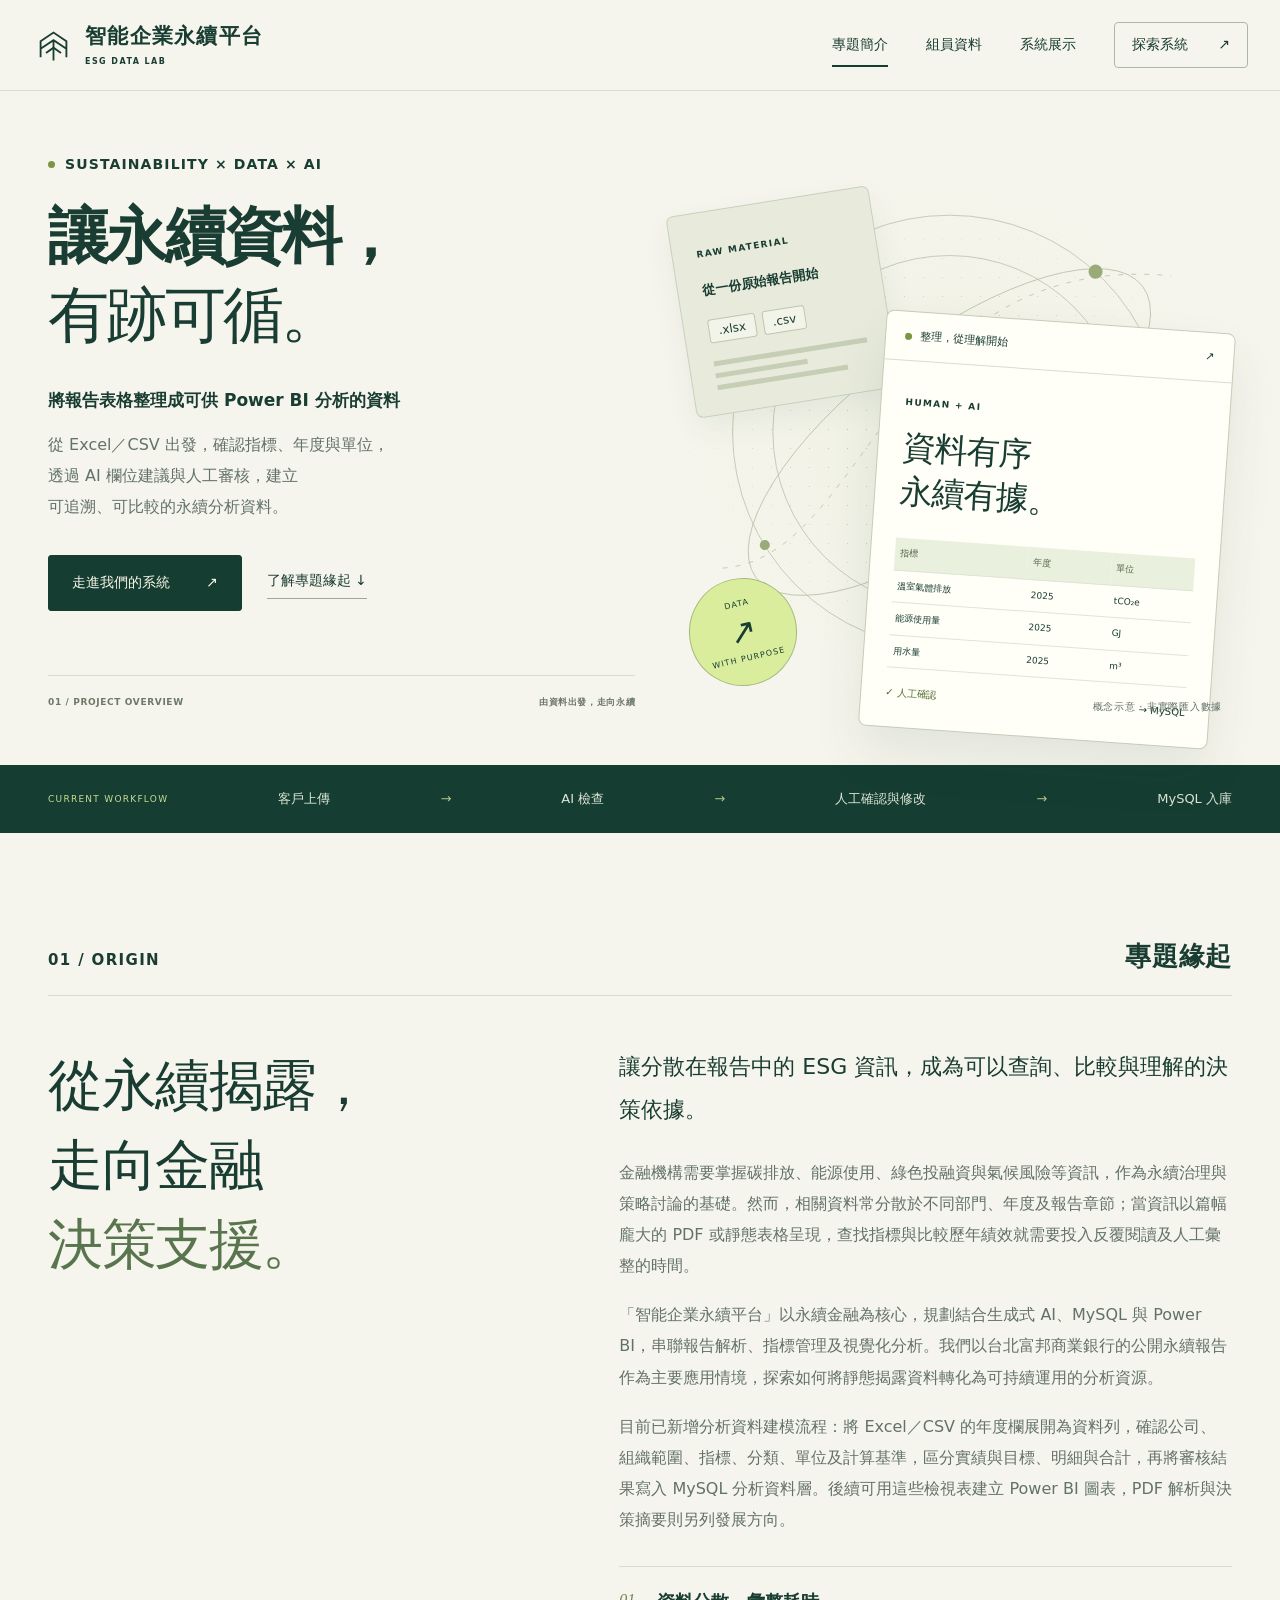
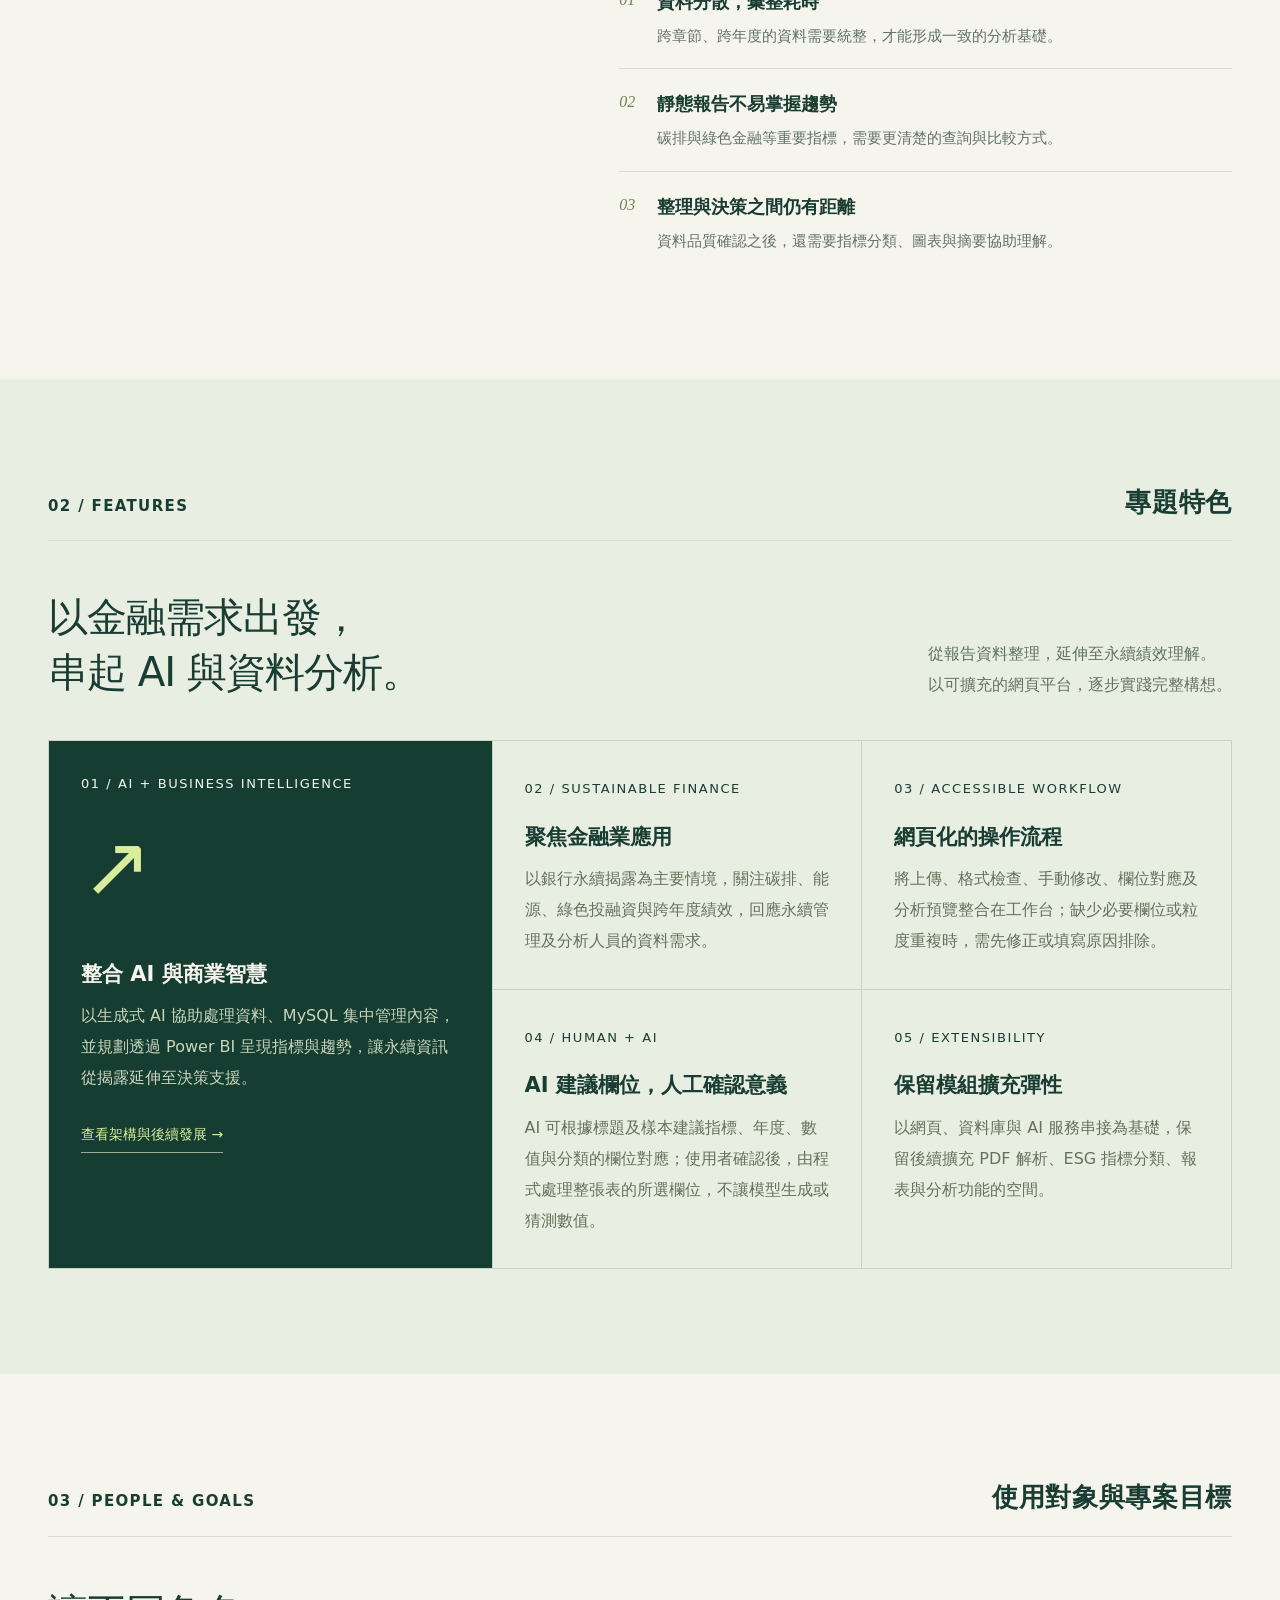
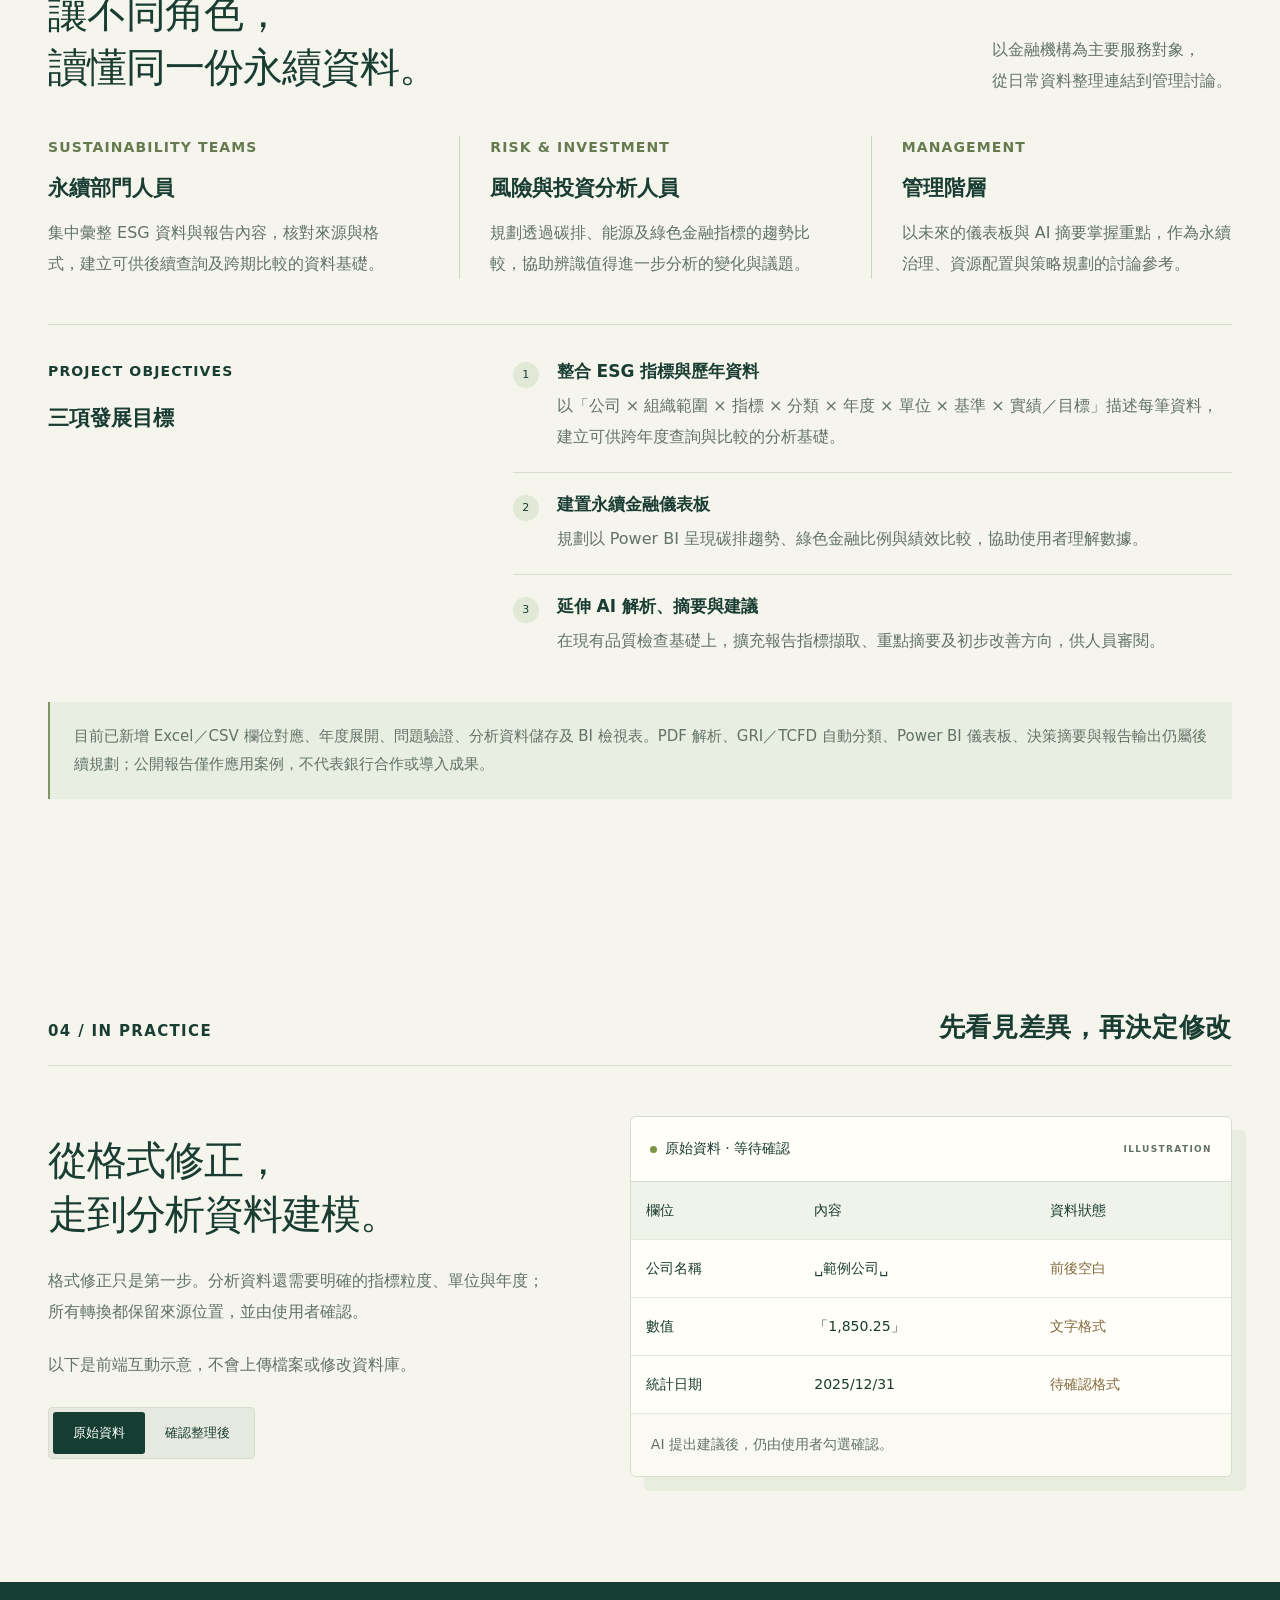
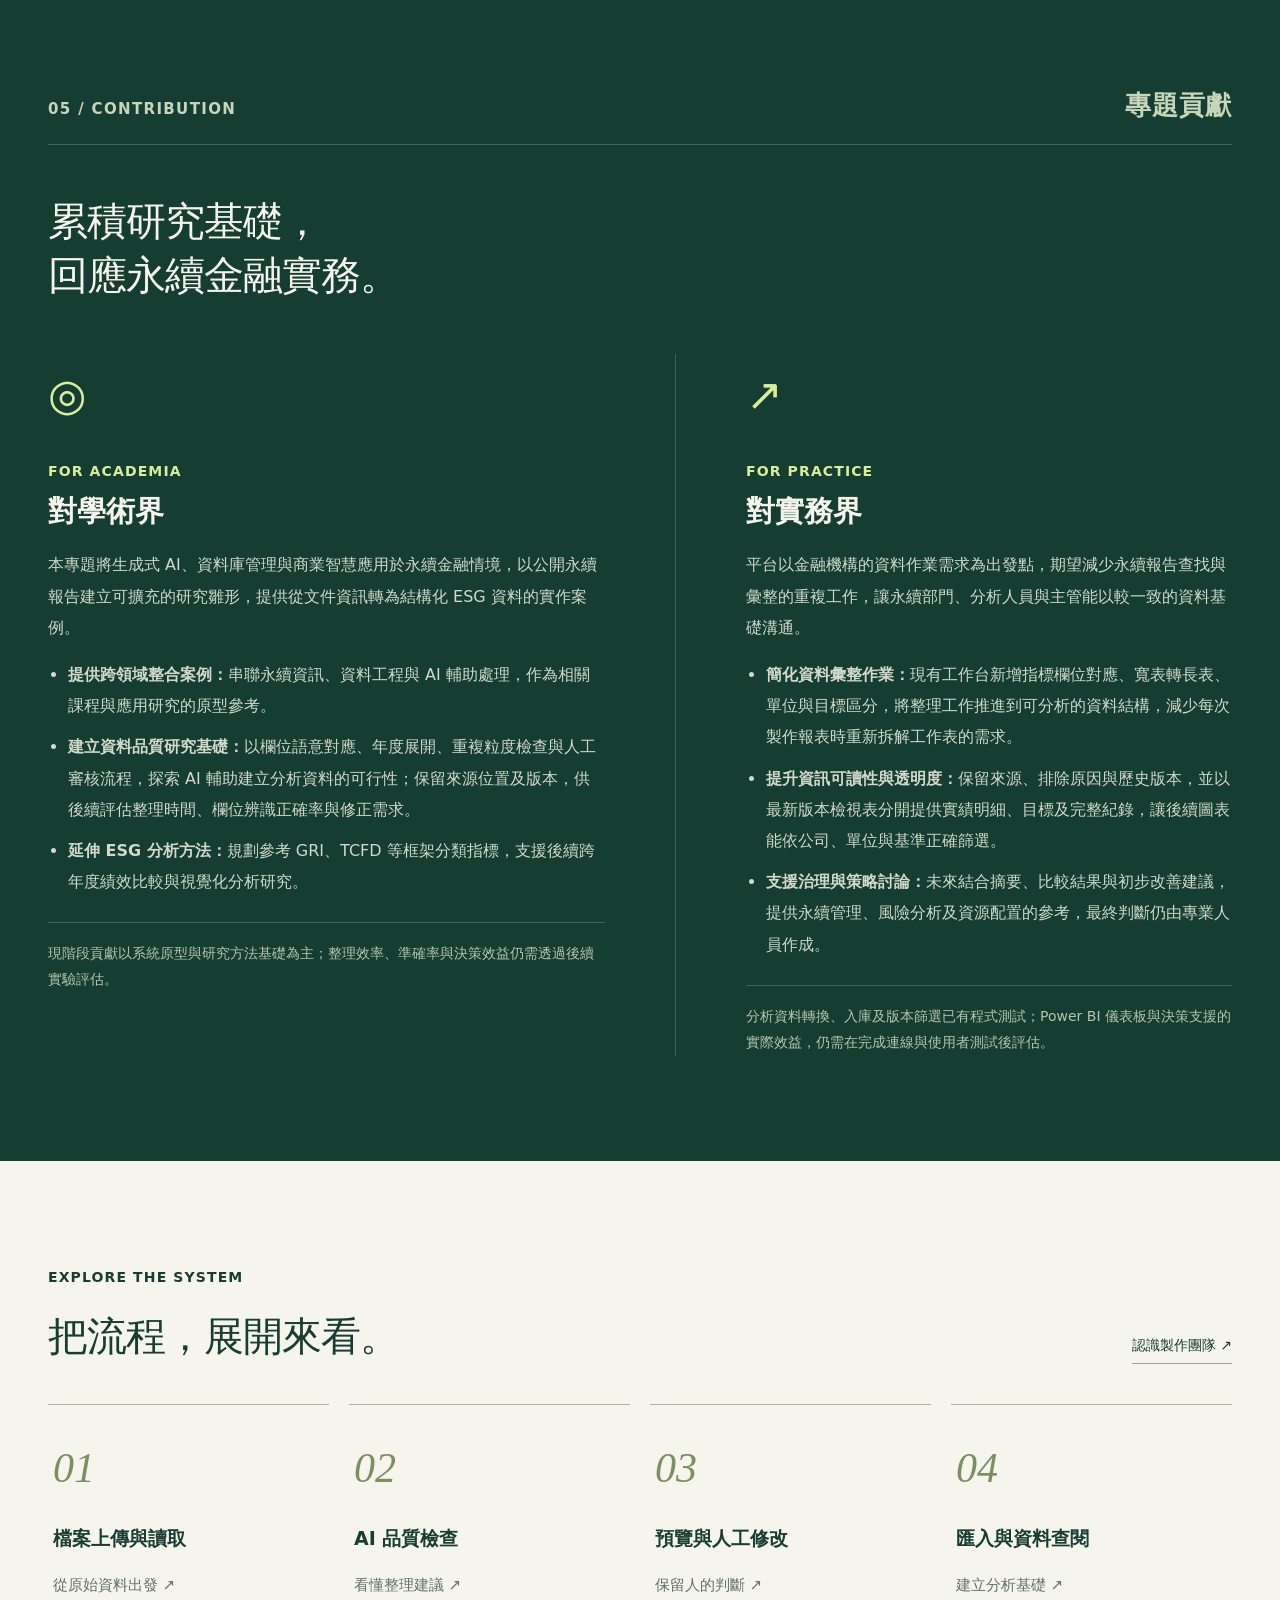
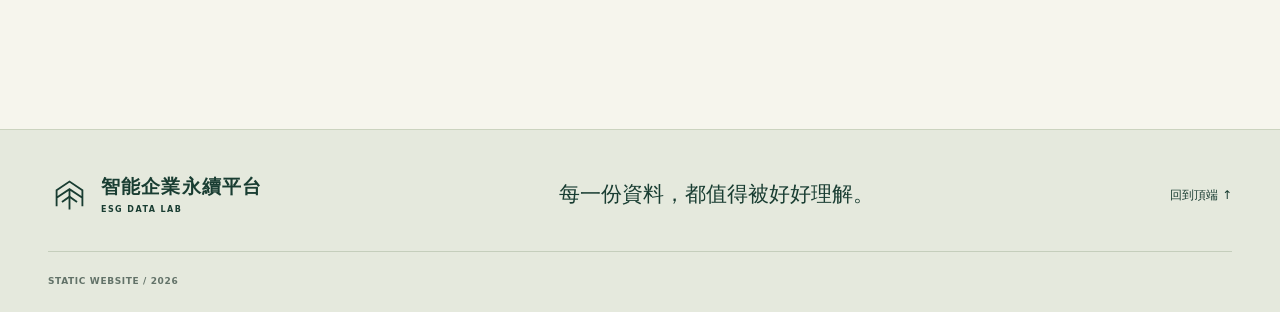
<file: index.htm>
<!doctype html>
<html lang="zh-Hant">
  <head>
    <meta charset="utf-8">
    <meta name="viewport" content="width=device-width,initial-scale=1">
    <meta name="description" content="智能企業永續平台：以永續金融為核心，結合生成式 AI、MySQL 與 Power BI 的發展構想，從資料整理出發，逐步連結 ESG 指標管理與決策支援。">
    <meta name="theme-color" content="#173d32">
    <title>專題簡介｜智能企業永續平台 ESG DATA LAB</title>
    <link rel="icon" href="assets/favicon.svg" type="image/svg+xml">
    <link rel="stylesheet" href="assets/style.css">
    <script src="assets/site.js" defer></script>
  </head>
  <body id="top">
    <a class="skip-link" href="#main">跳至主要內容</a>
    <header class="site-header">
      <div class="nav-shell">
        <a class="brand" href="index.htm">
          <svg viewBox="0 0 40 40" aria-hidden="true">
            <path d="M8 31V16L20 8l12 8v15M8 23l12-8 12 8M20 15v19"/>
            <path d="M13 27l7-5 7 5"/>
          </svg>
          <span>智能企業永續平台<span class="brand-en">ESG DATA LAB</span></span>
        </a>
        <button class="menu-toggle" type="button" aria-controls="site-nav" aria-expanded="false">選單 <span>＋</span></button>
        <nav id="site-nav" aria-label="主選單">
          <a href="index.htm" aria-current="page">專題簡介</a>
          <a href="team.htm">組員資料</a>
          <a href="system01.htm">系統展示</a>
          <a class="nav-cta" href="system01.htm">探索系統 <span aria-hidden="true">↗</span></a>
        </nav>
      </div>
    </header>
    <main id="main">
      <section class="hero wrap">
        <div class="hero-copy">
          <p class="eyebrow"><span class="tiny-dot"></span> SUSTAINABILITY × DATA × AI</p>
          <h1>讓永續資料，<br><span>有跡可循。</span></h1>
          <p class="hero-description">將報告表格整理成可供 Power BI 分析的資料</p>
          <p class="hero-body">從 Excel／CSV 出發，確認指標、年度與單位，<br class="desktop-only">透過 AI 欄位建議與人工審核，建立<br class="desktop-only">可追溯、可比較的永續分析資料。</p>
          <div class="hero-actions">
            <a class="button primary" href="system01.htm">走進我們的系統 <span>↗</span></a>
            <a class="text-link" href="#origin">了解專題緣起 ↓</a>
          </div>
          <div class="hero-footnote">
            <span>01 / PROJECT OVERVIEW</span>
            <span>由資料出發，走向永續</span>
          </div>
        </div>
        <div class="data-garden" aria-label="從零散資料到結構化資料的視覺示意">
          <div class="art-grid"></div>
          <svg class="orbital" viewBox="0 0 560 530" fill="none" aria-hidden="true">
            <circle cx="280" cy="265" r="215"/>
            <circle cx="280" cy="265" r="175"/>
            <ellipse cx="280" cy="265" rx="240" ry="92" transform="rotate(-37 280 265)"/>
            <path d="M55 400C200 390 220 85 500 110" stroke-dasharray="5 8"/>
            <circle class="orbit-dot" cx="425" cy="106" r="7"/>
            <circle cx="97" cy="377" r="5"/>
          </svg>
          <div class="source-ticket">
            <span class="micro">RAW MATERIAL</span>
            <strong>從一份原始報告開始</strong>
            <div class="file-tags">
              <span>.xlsx</span>
              <span>.csv</span>
            </div>
            <div class="messy-lines">
              <i></i>
              <i></i>
              <i></i>
            </div>
          </div>
          <div class="clean-ticket">
            <div class="ticket-top"><span class="tiny-dot"></span>整理，從理解開始 <span>↗</span></div>
            <div class="ticket-body">
              <span class="micro">HUMAN + AI</span>
              <h2>資料有序<br>永續有據。</h2>
              <div class="mini-table">
                <span>指標</span>
                <span>年度</span>
                <span>單位</span>
                <b>溫室氣體排放</b>
                <b>2025</b>
                <b>tCO₂e</b>
                <b>能源使用量</b>
                <b>2025</b>
                <b>GJ</b>
                <b>用水量</b>
                <b>2025</b>
                <b>m³</b>
              </div>
              <div class="verified-line">
                <span>✓ 人工確認</span>
                <span>→ MySQL</span>
              </div>
            </div>
          </div>
          <div class="art-stamp">
            <span>DATA</span>
            <strong>↗</strong>
            <span>WITH PURPOSE</span>
          </div>
          <span class="art-caption">概念示意 · 非實際匯入數據</span>
        </div>
      </section>
      <div class="flow-strip">
        <div class="wrap">
          <span>CURRENT WORKFLOW</span>
          <span>客戶上傳</span>
          <i>→</i>
          <span>AI 檢查</span>
          <i>→</i>
          <span>人工確認與修改</span>
          <i>→</i>
          <span>MySQL 入庫</span>
        </div>
      </div>
      <section class="section wrap origin" id="origin"><div class="section-label"><span>01 / ORIGIN</span><span>專題緣起</span></div><div class="origin-layout"><h2>從永續揭露，<br>走向金融<br><em>決策支援。</em></h2><div class="origin-copy"><p class="lead">讓分散在報告中的 ESG 資訊，成為可以查詢、比較與理解的決策依據。</p><p>金融機構需要掌握碳排放、能源使用、綠色投融資與氣候風險等資訊，作為永續治理與策略討論的基礎。然而，相關資料常分散於不同部門、年度及報告章節；當資訊以篇幅龐大的 PDF 或靜態表格呈現，查找指標與比較歷年績效就需要投入反覆閱讀及人工彙整的時間。</p><p>「智能企業永續平台」以永續金融為核心，規劃結合生成式 AI、MySQL 與 Power BI，串聯報告解析、指標管理及視覺化分析。我們以台北富邦商業銀行的公開永續報告作為主要應用情境，探索如何將靜態揭露資料轉化為可持續運用的分析資源。</p><p>目前已新增分析資料建模流程：將 Excel／CSV 的年度欄展開為資料列，確認公司、組織範圍、指標、分類、單位及計算基準，區分實績與目標、明細與合計，再將審核結果寫入 MySQL 分析資料層。後續可用這些檢視表建立 Power BI 圖表，PDF 解析與決策摘要則另列發展方向。</p><div class="problem-list"><div><span>01</span><p><b>資料分散，彙整耗時</b>跨章節、跨年度的資料需要統整，才能形成一致的分析基礎。</p></div><div><span>02</span><p><b>靜態報告不易掌握趨勢</b>碳排與綠色金融等重要指標，需要更清楚的查詢與比較方式。</p></div><div><span>03</span><p><b>整理與決策之間仍有距離</b>資料品質確認之後，還需要指標分類、圖表與摘要協助理解。</p></div></div></div></div></section>
<section class="features-section" id="features"><div class="wrap section"><div class="section-label"><span>02 / FEATURES</span><span>專題特色</span></div><div class="section-intro"><h2>以金融需求出發，<br>串起 AI 與資料分析。</h2><p>從報告資料整理，延伸至永續績效理解。<br>以可擴充的網頁平台，逐步實踐完整構想。</p></div><div class="feature-grid"><article class="feature-main"><span class="feature-number">01 / AI + BUSINESS INTELLIGENCE</span><div class="feature-symbol" aria-hidden="true">↗</div><h3>整合 AI 與商業智慧</h3><p>以生成式 AI 協助處理資料、MySQL 集中管理內容，並規劃透過 Power BI 呈現指標與趨勢，讓永續資訊從揭露延伸至決策支援。</p><a href="system04.htm" class="text-link">查看架構與後續發展 →</a></article><article><span class="feature-number">02 / SUSTAINABLE FINANCE</span><h3>聚焦金融業應用</h3><p>以銀行永續揭露為主要情境，關注碳排、能源、綠色投融資與跨年度績效，回應永續管理及分析人員的資料需求。</p></article><article><span class="feature-number">03 / ACCESSIBLE WORKFLOW</span><h3>網頁化的操作流程</h3><p>將上傳、格式檢查、手動修改、欄位對應及分析預覽整合在工作台；缺少必要欄位或粒度重複時，需先修正或填寫原因排除。</p></article><article><span class="feature-number">04 / HUMAN + AI</span><h3>AI 建議欄位，人工確認意義</h3><p>AI 可根據標題及樣本建議指標、年度、數值與分類的欄位對應；使用者確認後，由程式處理整張表的所選欄位，不讓模型生成或猜測數值。</p></article><article><span class="feature-number">05 / EXTENSIBILITY</span><h3>保留模組擴充彈性</h3><p>以網頁、資料庫與 AI 服務串接為基礎，保留後續擴充 PDF 解析、ESG 指標分類、報表與分析功能的空間。</p></article></div></div></section>
<section class="section wrap" id="vision"><div class="section-label"><span>03 / PEOPLE & GOALS</span><span>使用對象與專案目標</span></div><div class="section-intro"><h2>讓不同角色，<br>讀懂同一份永續資料。</h2><p>以金融機構為主要服務對象，<br>從日常資料整理連結到管理討論。</p></div><div class="detail-grid"><article><p class="eyebrow">SUSTAINABILITY TEAMS</p><h3>永續部門人員</h3><p>集中彙整 ESG 資料與報告內容，核對來源與格式，建立可供後續查詢及跨期比較的資料基礎。</p></article><article><p class="eyebrow">RISK & INVESTMENT</p><h3>風險與投資分析人員</h3><p>規劃透過碳排、能源及綠色金融指標的趨勢比較，協助辨識值得進一步分析的變化與議題。</p></article><article><p class="eyebrow">MANAGEMENT</p><h3>管理階層</h3><p>以未來的儀表板與 AI 摘要掌握重點，作為永續治理、資源配置與策略規劃的討論參考。</p></article></div><div class="project-goals"><div><p class="eyebrow">PROJECT OBJECTIVES</p><h3>三項發展目標</h3></div><ol class="numbered-list"><li><span>1</span><div><h3>整合 ESG 指標與歷年資料</h3><p>以「公司 × 組織範圍 × 指標 × 分類 × 年度 × 單位 × 基準 × 實績／目標」描述每筆資料，建立可供跨年度查詢與比較的分析基礎。</p></div></li><li><span>2</span><div><h3>建置永續金融儀表板</h3><p>規劃以 Power BI 呈現碳排趨勢、綠色金融比例與績效比較，協助使用者理解數據。</p></div></li><li><span>3</span><div><h3>延伸 AI 解析、摘要與建議</h3><p>在現有品質檢查基礎上，擴充報告指標擷取、重點摘要及初步改善方向，供人員審閱。</p></div></li></ol></div><p class="scope-note">目前已新增 Excel／CSV 欄位對應、年度展開、問題驗證、分析資料儲存及 BI 檢視表。PDF 解析、GRI／TCFD 自動分類、Power BI 儀表板、決策摘要與報告輸出仍屬後續規劃；公開報告僅作應用案例，不代表銀行合作或導入成果。</p></section>
<section class="section wrap">
        <div class="section-label">
          <span>04 / IN PRACTICE</span>
          <span>先看見差異，再決定修改</span>
        </div>
        <div class="demo-layout">
          <div>
            <h2>從格式修正，<br>走到分析資料建模。</h2>
            <p>格式修正只是第一步。分析資料還需要明確的指標粒度、單位與年度；所有轉換都保留來源位置，並由使用者確認。</p>
            <p class="small muted">以下是前端互動示意，不會上傳檔案或修改資料庫。</p>
            <div class="segmented" role="group" aria-label="切換整理示意">
              <button type="button" class="selected" data-demo="before" aria-pressed="true">原始資料</button>
              <button type="button" data-demo="after" aria-pressed="false">確認整理後</button>
            </div>
          </div>
          <div class="demo-table-wrap">
            <div class="demo-top">
              <span class="tiny-dot"></span>
              <span id="demo-title">原始資料 · 等待確認</span>
              <span class="micro">ILLUSTRATION</span>
            </div>
            <table class="demo-table">
              <caption class="sr-only">資料格式整理前後示意</caption>
              <thead>
                <tr>
                  <th>欄位</th>
                  <th>內容</th>
                  <th>資料狀態</th>
                </tr>
              </thead>
              <tbody>
                <tr>
                  <th>公司名稱</th>
                  <td id="demo-company">␣範例公司␣</td>
                  <td id="demo-company-note">前後空白</td>
                </tr>
                <tr>
                  <th>數值</th>
                  <td id="demo-value">「1,850.25」</td>
                  <td id="demo-value-note">文字格式</td>
                </tr>
                <tr>
                  <th>統計日期</th>
                  <td id="demo-date">2025/12/31</td>
                  <td id="demo-date-note">待確認格式</td>
                </tr>
              </tbody>
            </table>
            <p id="demo-caption" role="status">AI 提出建議後，仍由使用者勾選確認。</p>
          </div>
        </div>
      </section>
      <section class="contribution section" id="contribution"><div class="wrap"><div class="section-label"><span>05 / CONTRIBUTION</span><span>專題貢獻</span></div><h2>累積研究基礎，<br>回應永續金融實務。</h2><div class="contribution-grid"><article><span class="contribution-icon" aria-hidden="true">◎</span><p class="eyebrow">FOR ACADEMIA</p><h3>對學術界</h3><p>本專題將生成式 AI、資料庫管理與商業智慧應用於永續金融情境，以公開永續報告建立可擴充的研究雛形，提供從文件資訊轉為結構化 ESG 資料的實作案例。</p><ul><li><b>提供跨領域整合案例：</b>串聯永續資訊、資料工程與 AI 輔助處理，作為相關課程與應用研究的原型參考。</li><li><b>建立資料品質研究基礎：</b>以欄位語意對應、年度展開、重複粒度檢查與人工審核流程，探索 AI 輔助建立分析資料的可行性；保留來源位置及版本，供後續評估整理時間、欄位辨識正確率與修正需求。</li><li><b>延伸 ESG 分析方法：</b>規劃參考 GRI、TCFD 等框架分類指標，支援後續跨年度績效比較與視覺化分析研究。</li></ul><p class="contribution-note">現階段貢獻以系統原型與研究方法基礎為主；整理效率、準確率與決策效益仍需透過後續實驗評估。</p></article><article><span class="contribution-icon" aria-hidden="true">↗</span><p class="eyebrow">FOR PRACTICE</p><h3>對實務界</h3><p>平台以金融機構的資料作業需求為出發點，期望減少永續報告查找與彙整的重複工作，讓永續部門、分析人員與主管能以較一致的資料基礎溝通。</p><ul><li><b>簡化資料彙整作業：</b>現有工作台新增指標欄位對應、寬表轉長表、單位與目標區分，將整理工作推進到可分析的資料結構，減少每次製作報表時重新拆解工作表的需求。</li><li><b>提升資訊可讀性與透明度：</b>保留來源、排除原因與歷史版本，並以最新版本檢視表分開提供實績明細、目標及完整紀錄，讓後續圖表能依公司、單位與基準正確篩選。</li><li><b>支援治理與策略討論：</b>未來結合摘要、比較結果與初步改善建議，提供永續管理、風險分析及資源配置的參考，最終判斷仍由專業人員作成。</li></ul><p class="contribution-note">分析資料轉換、入庫及版本篩選已有程式測試；Power BI 儀表板與決策支援的實際效益，仍需在完成連線與使用者測試後評估。</p></article></div></div></section>
<section class="section wrap showcase-links">
        <div class="section-intro">
          <div>
            <p class="eyebrow">EXPLORE THE SYSTEM</p>
            <h2>把流程，展開來看。</h2>
          </div>
          <a class="text-link" href="team.htm">認識製作團隊 ↗</a>
        </div>
        <div class="journey-links">
          <a href="system01.htm">
            <span>01</span>
            <h3>檔案上傳與讀取</h3>
            <span>從原始資料出發 ↗</span>
          </a>
          <a href="system02.htm">
            <span>02</span>
            <h3>AI 品質檢查</h3>
            <span>看懂整理建議 ↗</span>
          </a>
          <a href="system03.htm">
            <span>03</span>
            <h3>預覽與人工修改</h3>
            <span>保留人的判斷 ↗</span>
          </a>
          <a href="system04.htm">
            <span>04</span>
            <h3>匯入與資料查閱</h3>
            <span>建立分析基礎 ↗</span>
          </a>
        </div>
      </section>
    </main>
    <footer class="site-footer">
      <div class="footer-top">
        <a class="brand" href="index.htm">
          <svg viewBox="0 0 40 40" aria-hidden="true">
            <path d="M8 31V16L20 8l12 8v15M8 23l12-8 12 8M20 15v19"/>
            <path d="M13 27l7-5 7 5"/>
          </svg>
          <span>智能企業永續平台<span class="brand-en">ESG DATA LAB</span></span>
        </a>
        <p>每一份資料，都值得被好好理解。</p>
        <a href="#top">回到頂端 ↑</a>
      </div>
      <div class="footer-bottom">
        <span>STATIC WEBSITE / 2026</span>
      </div>
    </footer>
    <dialog id="image-dialog" aria-labelledby="image-title">
      <div class="dialog-toolbar">
        <p id="image-title">系統畫面</p>
        <button type="button" id="close-image" aria-label="關閉放大畫面">關閉 ×</button>
      </div>
      <img id="expanded-image" alt="">
    </dialog>
  </body>
</html>
</file>
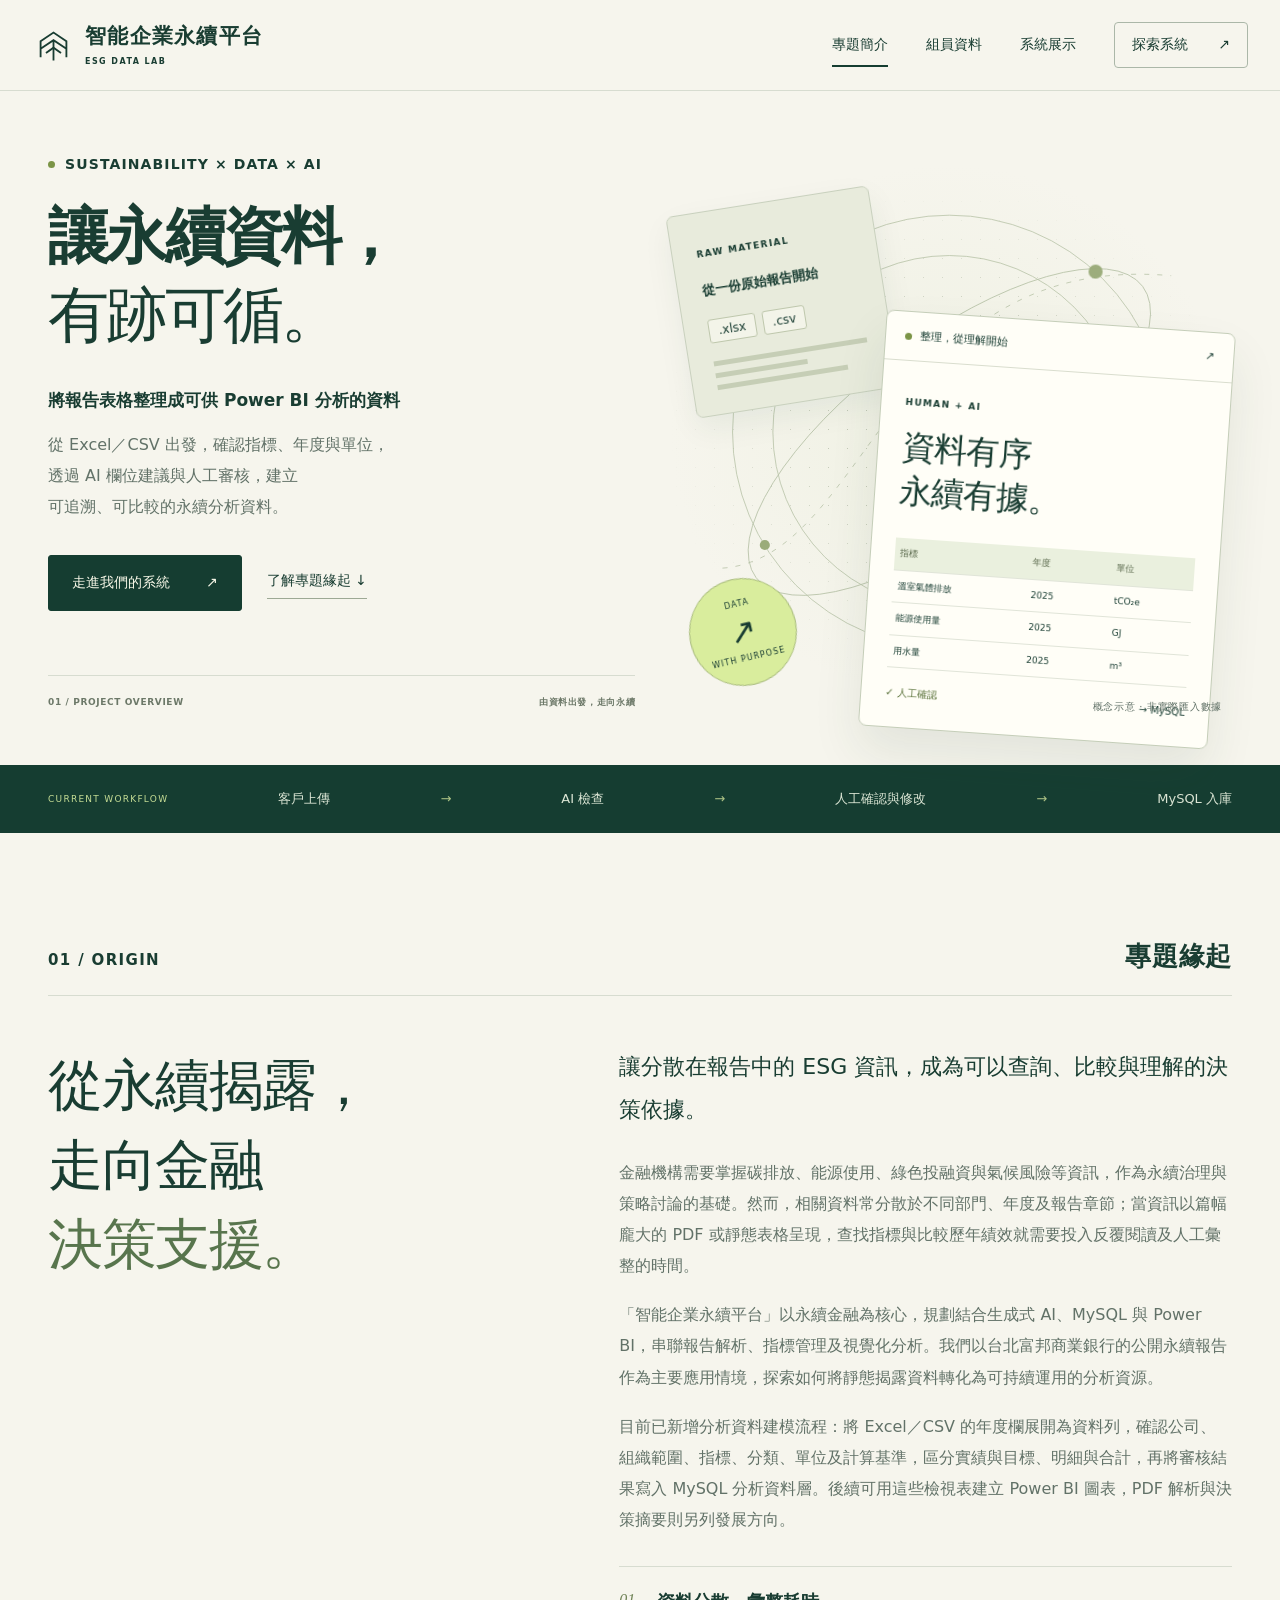
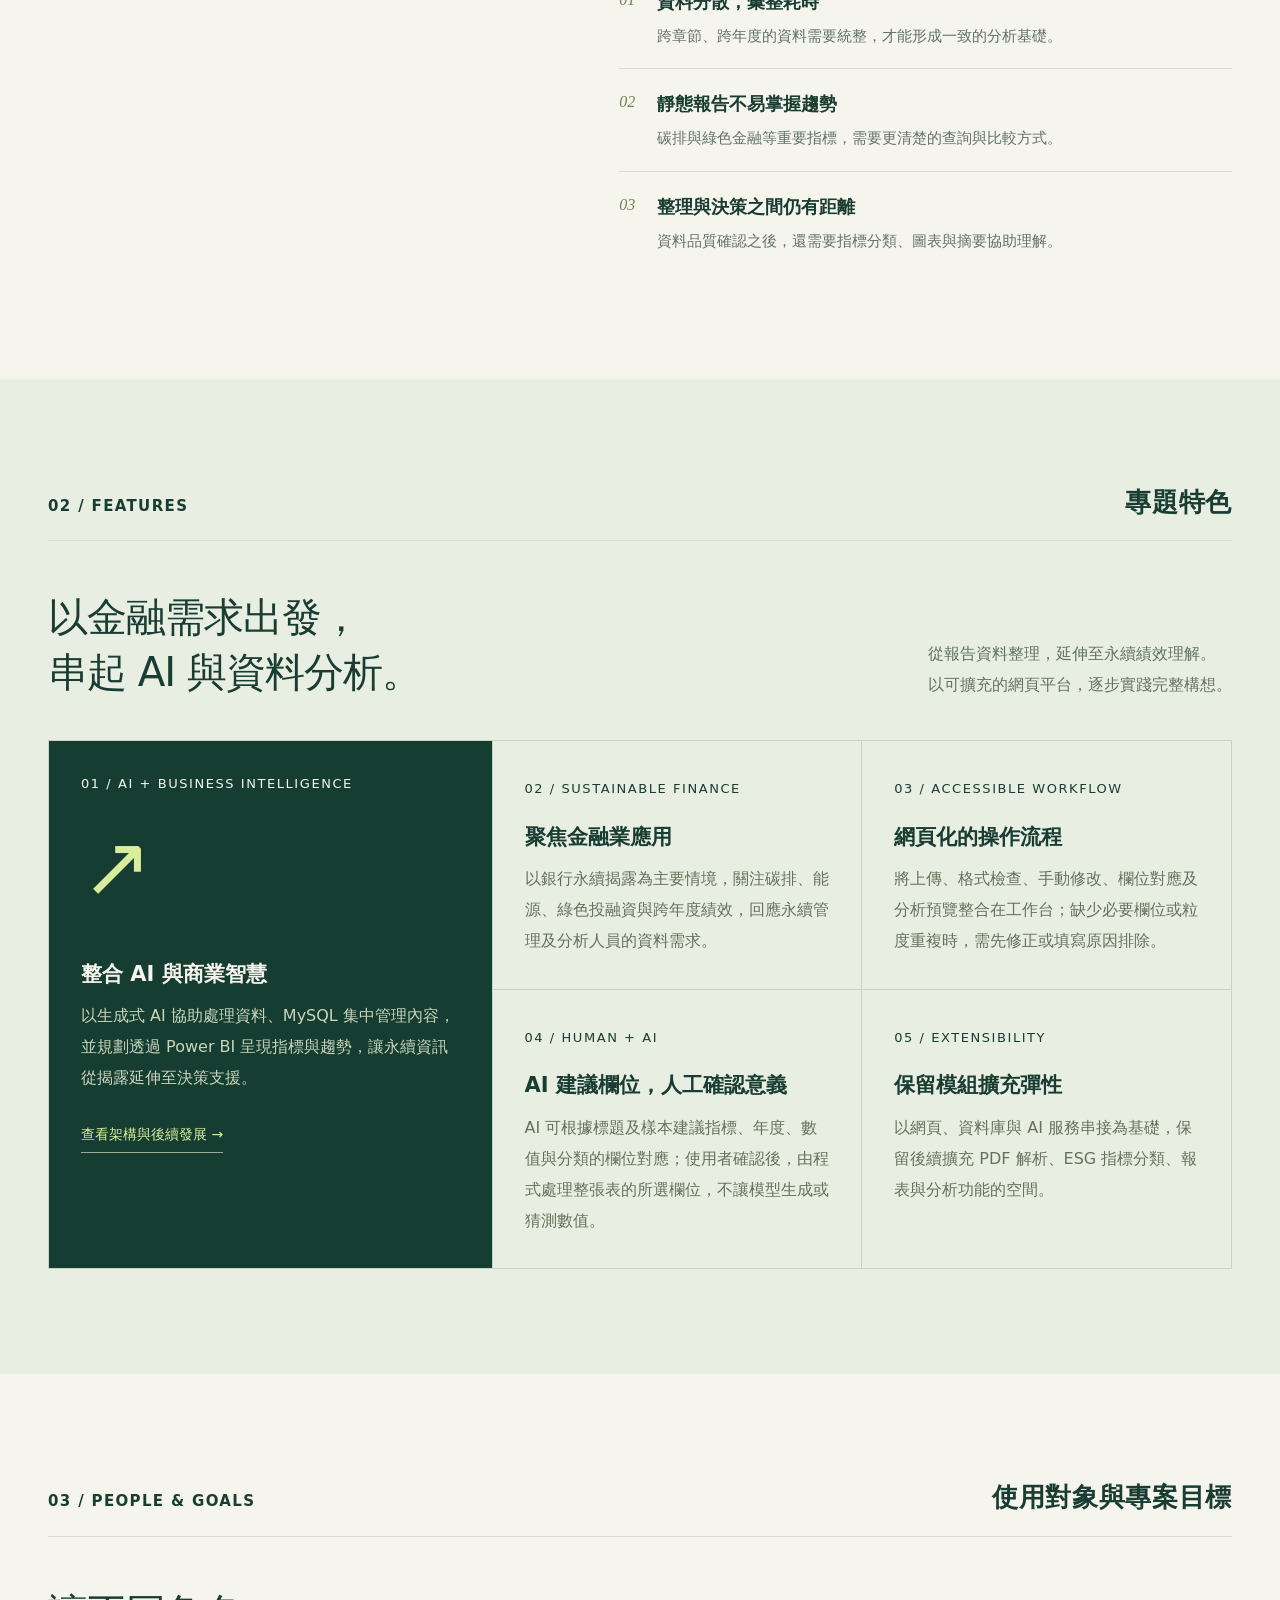
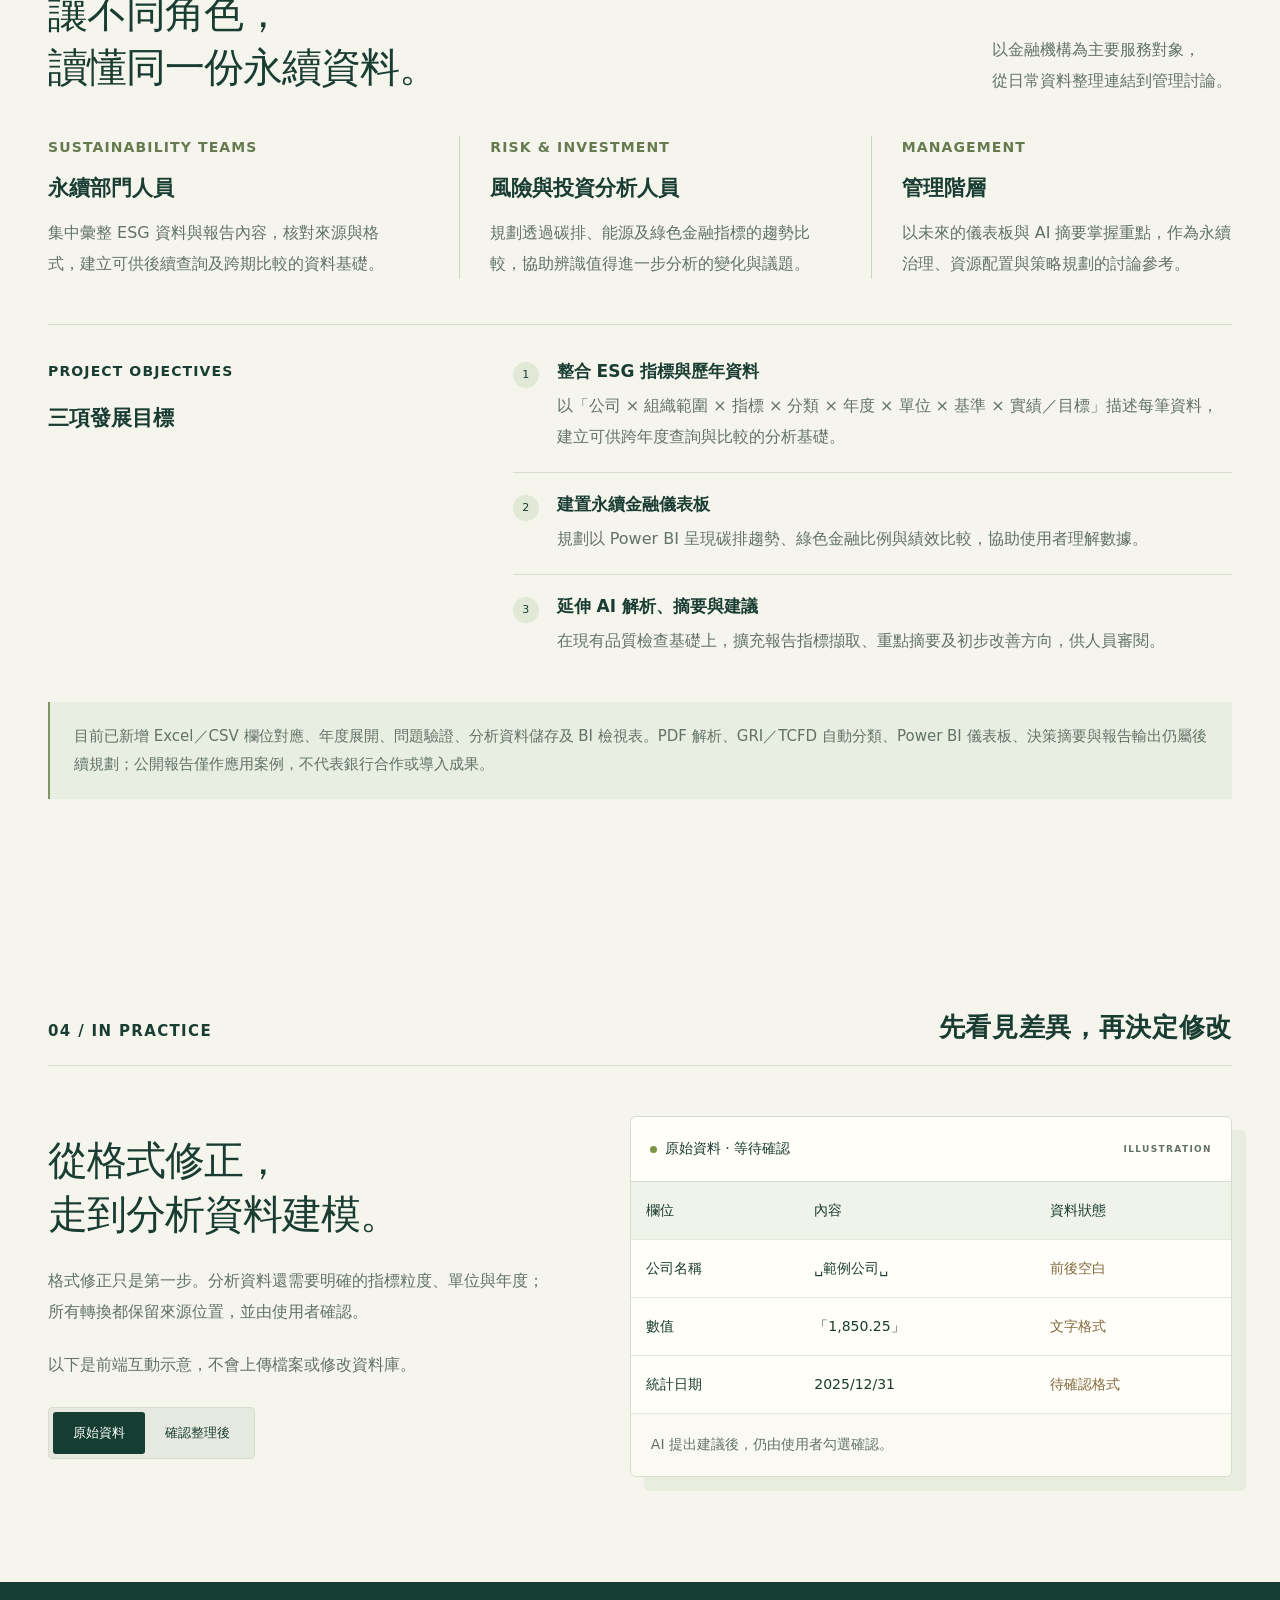
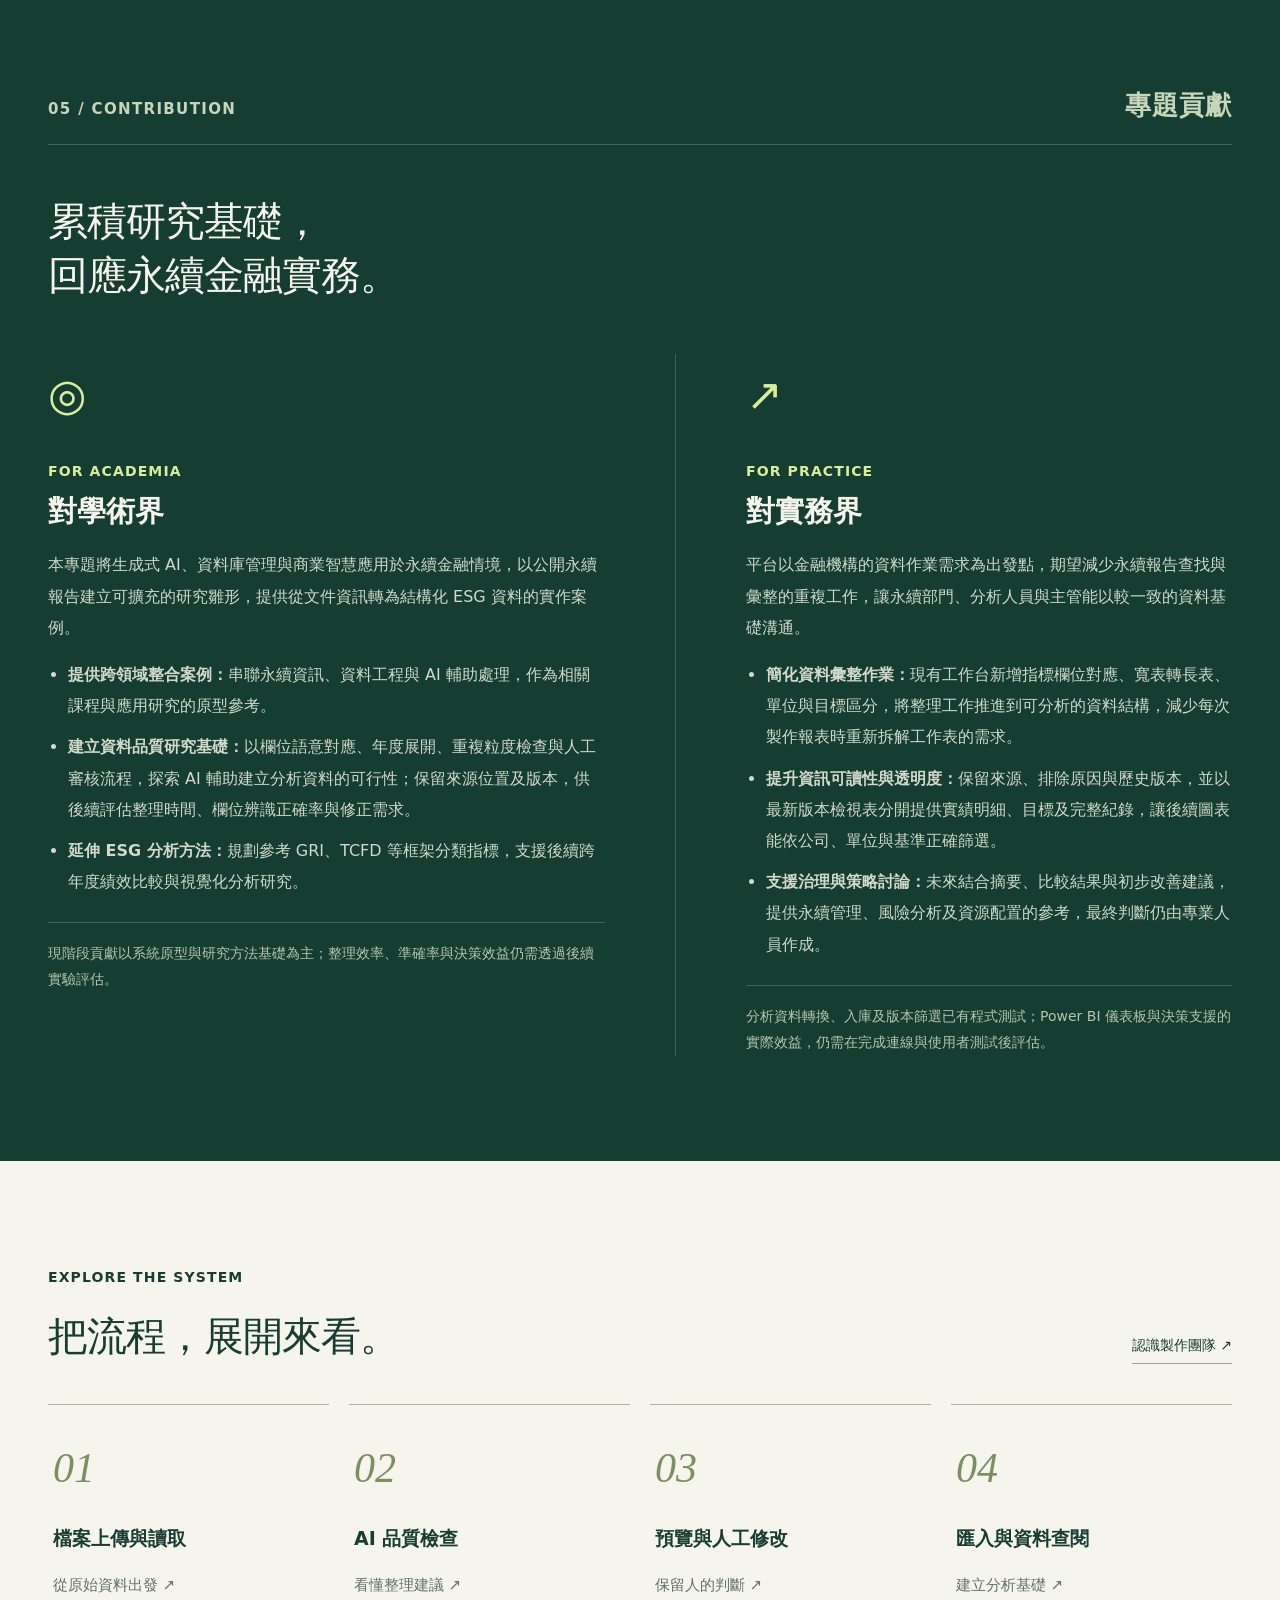
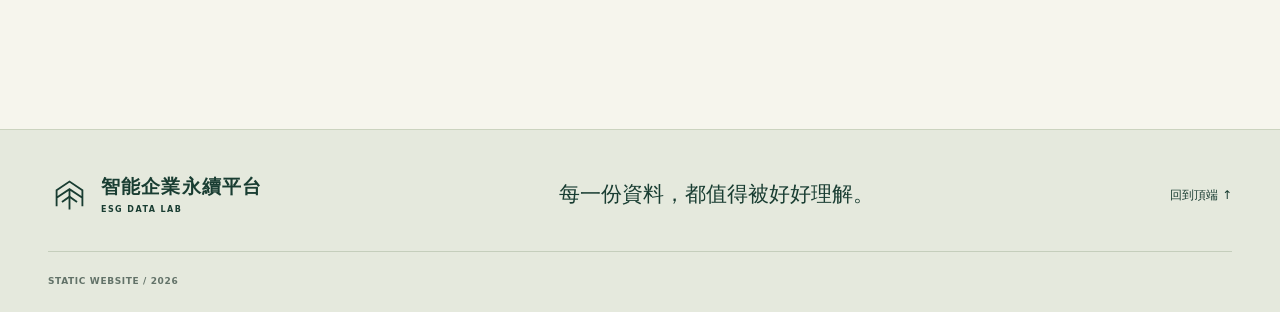
<file: index.html>
<!doctype html>
<html lang="zh-Hant">
<head>
<meta charset="utf-8">
<meta name="viewport" content="width=device-width,initial-scale=1">
<meta http-equiv="refresh" content="0;url=index.htm">
<title>智能企業永續平台｜專題介紹網站</title>
</head>
<body><p>正在開啟專題介紹網站。若未自動跳轉，請點選<a href="index.htm">進入網站</a>。</p></body>
</html>
</file>
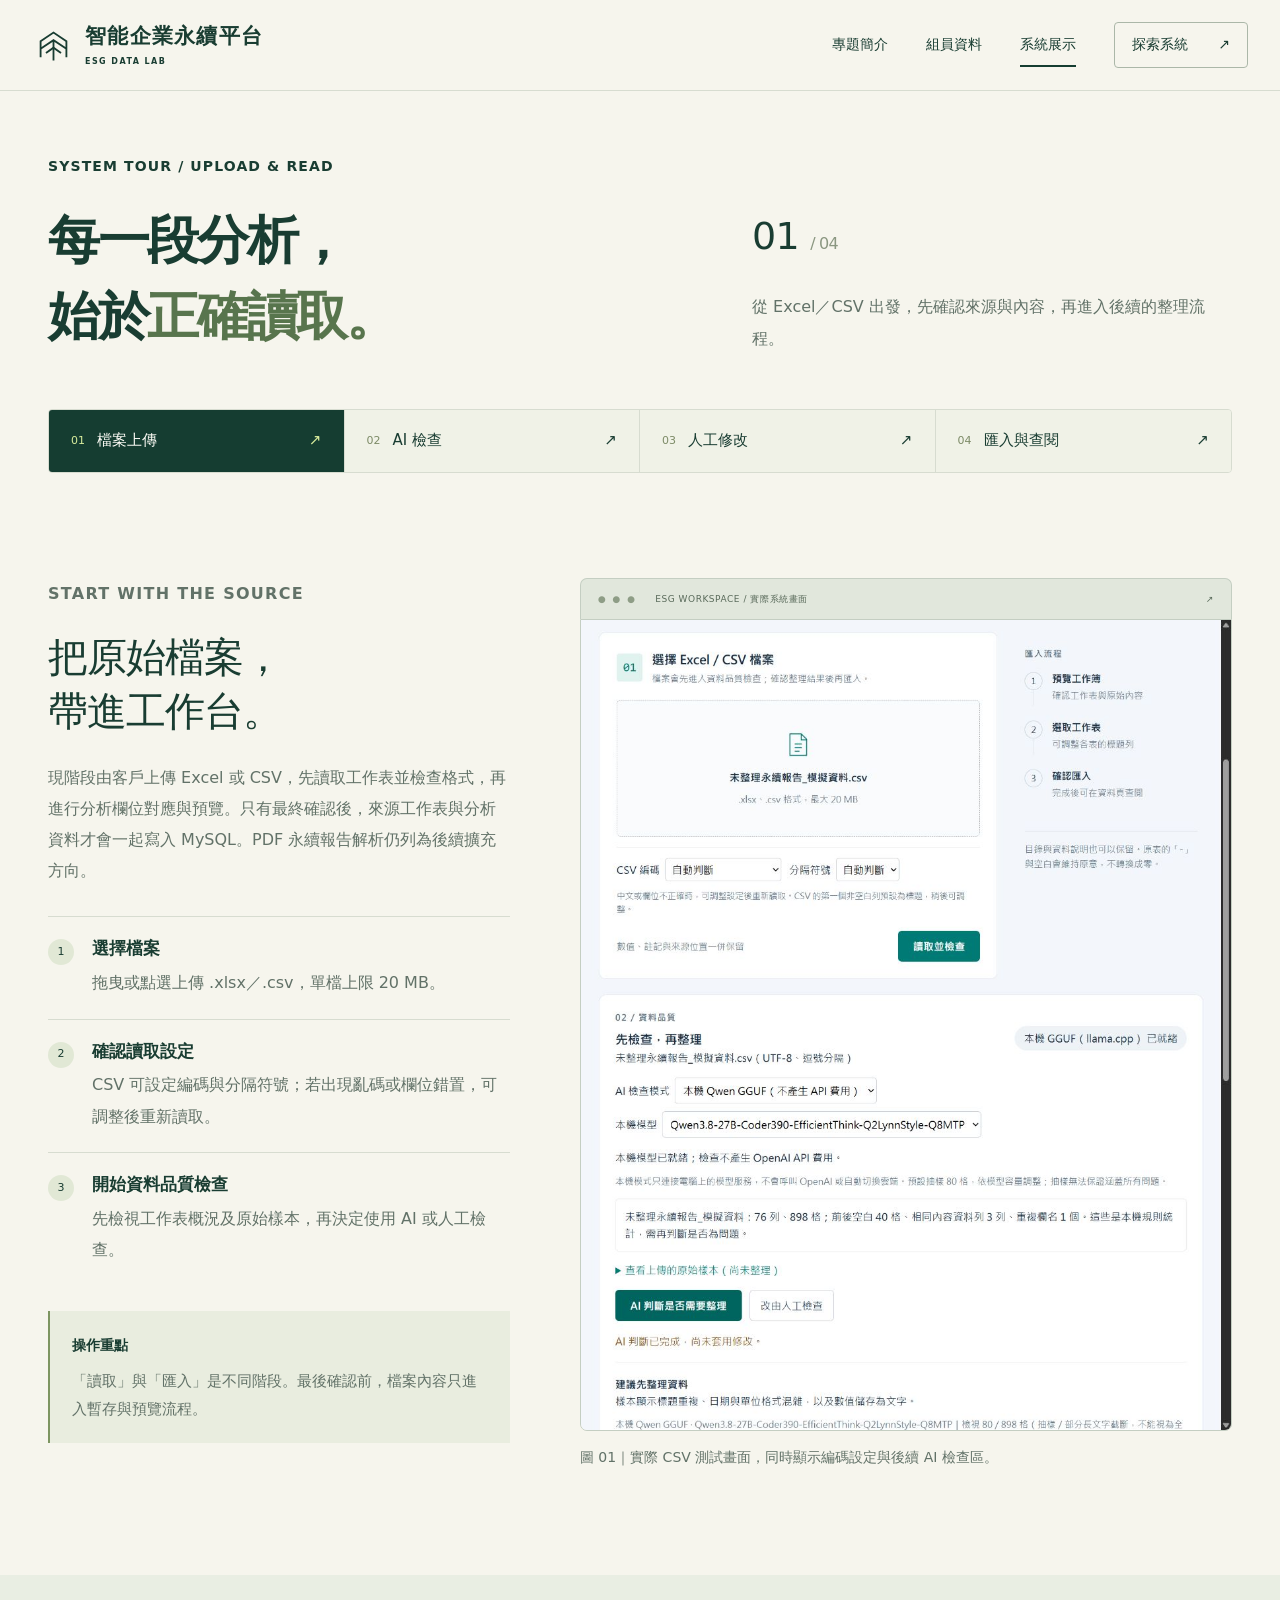
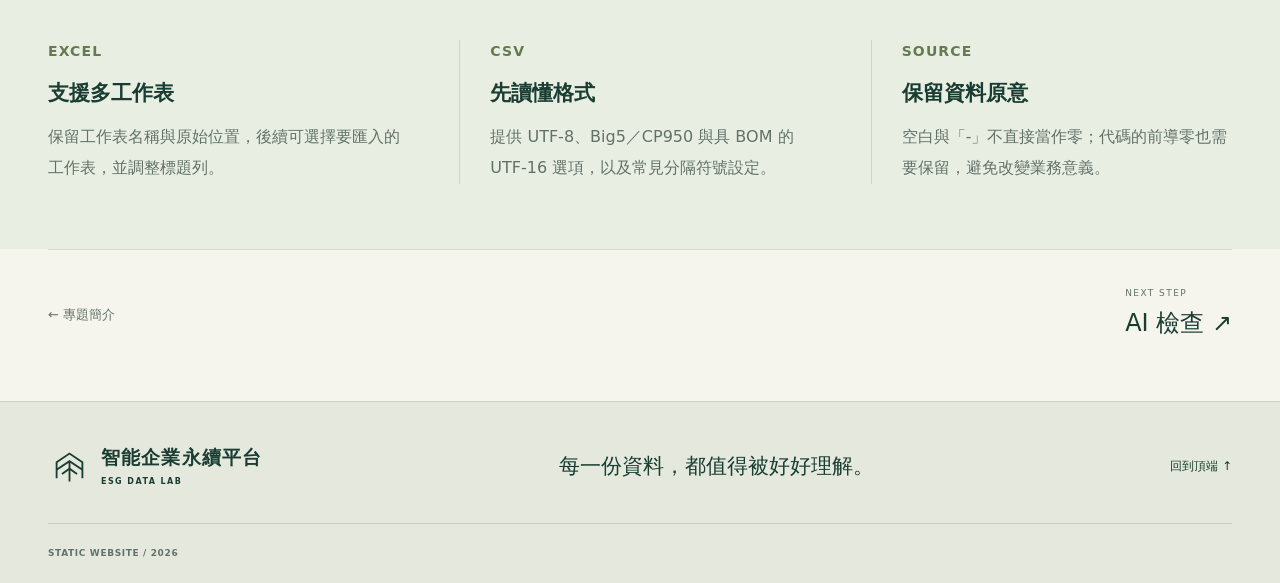
<file: system01.htm>
<!doctype html>
<html lang="zh-Hant">
  <head>
    <meta charset="utf-8">
    <meta name="viewport" content="width=device-width,initial-scale=1">
    <meta name="description" content="智能企業永續平台：以永續金融為核心，結合生成式 AI、MySQL 與 Power BI 的發展構想，從資料整理出發，逐步連結 ESG 指標管理與決策支援。">
    <meta name="theme-color" content="#173d32">
    <title>系統展示 01・檔案上傳｜智能企業永續平台 ESG DATA LAB</title>
    <link rel="icon" href="assets/favicon.svg" type="image/svg+xml">
    <link rel="stylesheet" href="assets/style.css">
    <script src="assets/site.js" defer></script>
  </head>
  <body id="top">
    <a class="skip-link" href="#main">跳至主要內容</a>
    <header class="site-header">
      <div class="nav-shell">
        <a class="brand" href="index.htm">
          <svg viewBox="0 0 40 40" aria-hidden="true">
            <path d="M8 31V16L20 8l12 8v15M8 23l12-8 12 8M20 15v19"/>
            <path d="M13 27l7-5 7 5"/>
          </svg>
          <span>智能企業永續平台<span class="brand-en">ESG DATA LAB</span></span>
        </a>
        <button class="menu-toggle" type="button" aria-controls="site-nav" aria-expanded="false">選單 <span>＋</span></button>
        <nav id="site-nav" aria-label="主選單">
          <a href="index.htm">專題簡介</a>
          <a href="team.htm">組員資料</a>
          <a href="system01.htm" aria-current="page">系統展示</a>
          <a class="nav-cta" href="system01.htm">探索系統 <span aria-hidden="true">↗</span></a>
        </nav>
      </div>
    </header>
    <main id="main">
      <section class="page-hero wrap system-hero">
        <p class="eyebrow">SYSTEM TOUR / UPLOAD & READ</p>
        <div class="page-hero-grid">
          <h1>每一段分析，<br>始於<em>正確讀取。</em></h1>
          <div>
            <p class="tour-index">01 <span>/ 04</span></p>
            <p>從 Excel／CSV 出發，先確認來源與內容，再進入後續的整理流程。</p>
          </div>
        </div>
      </section>
      <nav class="step-nav wrap" aria-label="系統展示分頁">
        <a href="system01.htm" aria-current="page"><span>01</span>檔案上傳<span aria-hidden="true">↗</span></a>
        <a href="system02.htm"><span>02</span>AI 檢查<span aria-hidden="true">↗</span></a>
        <a href="system03.htm"><span>03</span>人工修改<span aria-hidden="true">↗</span></a>
        <a href="system04.htm"><span>04</span>匯入與查閱<span aria-hidden="true">↗</span></a>
      </nav>
      <section class="section wrap tour-layout">
        <div class="tour-copy">
          <p class="eyebrow">START WITH THE SOURCE</p>
          <h2>把原始檔案，<br>帶進工作台。</h2>
          <p>現階段由客戶上傳 Excel 或 CSV，先讀取工作表並檢查格式，再進行分析欄位對應與預覽。只有最終確認後，來源工作表與分析資料才會一起寫入 MySQL。PDF 永續報告解析仍列為後續擴充方向。</p>
          <ol class="numbered-list">
            <li>
              <span>1</span>
              <div>
                <h3>選擇檔案</h3>
                <p>拖曳或點選上傳 .xlsx／.csv，單檔上限 20 MB。</p>
              </div>
            </li>
            <li>
              <span>2</span>
              <div>
                <h3>確認讀取設定</h3>
                <p>CSV 可設定編碼與分隔符號；若出現亂碼或欄位錯置，可調整後重新讀取。</p>
              </div>
            </li>
            <li>
              <span>3</span>
              <div>
                <h3>開始資料品質檢查</h3>
                <p>先檢視工作表概況及原始樣本，再決定使用 AI 或人工檢查。</p>
              </div>
            </li>
          </ol>
          <div class="tip">
            <b>操作重點</b>
            <p>「讀取」與「匯入」是不同階段。最後確認前，檔案內容只進入暫存與預覽流程。</p>
          </div>
        </div>
        <figure class="screen-figure ">
          <div class="screen-bar">
            <span class="window-dots" aria-hidden="true">● ● ●</span>
            <span>ESG WORKSPACE / 實際系統畫面</span>
            <span aria-hidden="true">↗</span>
          </div>
          <button class="screen-open" type="button" data-image="assets/upload-ai.png" data-caption="Excel／CSV 上傳及本機 AI 就緒畫面" aria-label="放大：Excel／CSV 上傳及本機 AI 就緒畫面">
            <img src="assets/upload-ai.png" alt="Excel／CSV 上傳及本機 AI 就緒畫面" loading="lazy">
            <span class="zoom-hint">點擊放大 ↗</span>
          </button>
          <figcaption>圖 01｜實際 CSV 測試畫面，同時顯示編碼設定與後續 AI 檢查區。</figcaption>
        </figure>
      </section>
      <section class="soft-section">
        <div class="wrap detail-grid">
          <article>
            <p class="eyebrow">EXCEL</p>
            <h3>支援多工作表</h3>
            <p>保留工作表名稱與原始位置，後續可選擇要匯入的工作表，並調整標題列。</p>
          </article>
          <article>
            <p class="eyebrow">CSV</p>
            <h3>先讀懂格式</h3>
            <p>提供 UTF-8、Big5／CP950 與具 BOM 的 UTF-16 選項，以及常見分隔符號設定。</p>
          </article>
          <article>
            <p class="eyebrow">SOURCE</p>
            <h3>保留資料原意</h3>
            <p>空白與「-」不直接當作零；代碼的前導零也需要保留，避免改變業務意義。</p>
          </article>
        </div>
      </section>
      <div class="wrap system-pagination">
        <a href="index.htm">← 專題簡介</a>
        <a href="system02.htm"><small>NEXT STEP</small>AI 檢查 ↗</a>
      </div>
    </main>
    <footer class="site-footer">
      <div class="footer-top">
        <a class="brand" href="index.htm">
          <svg viewBox="0 0 40 40" aria-hidden="true">
            <path d="M8 31V16L20 8l12 8v15M8 23l12-8 12 8M20 15v19"/>
            <path d="M13 27l7-5 7 5"/>
          </svg>
          <span>智能企業永續平台<span class="brand-en">ESG DATA LAB</span></span>
        </a>
        <p>每一份資料，都值得被好好理解。</p>
        <a href="#top">回到頂端 ↑</a>
      </div>
      <div class="footer-bottom">
        <span>STATIC WEBSITE / 2026</span>
      </div>
    </footer>
    <dialog id="image-dialog" aria-labelledby="image-title">
      <div class="dialog-toolbar">
        <p id="image-title">系統畫面</p>
        <button type="button" id="close-image" aria-label="關閉放大畫面">關閉 ×</button>
      </div>
      <img id="expanded-image" alt="">
    </dialog>
  </body>
</html>
</file>
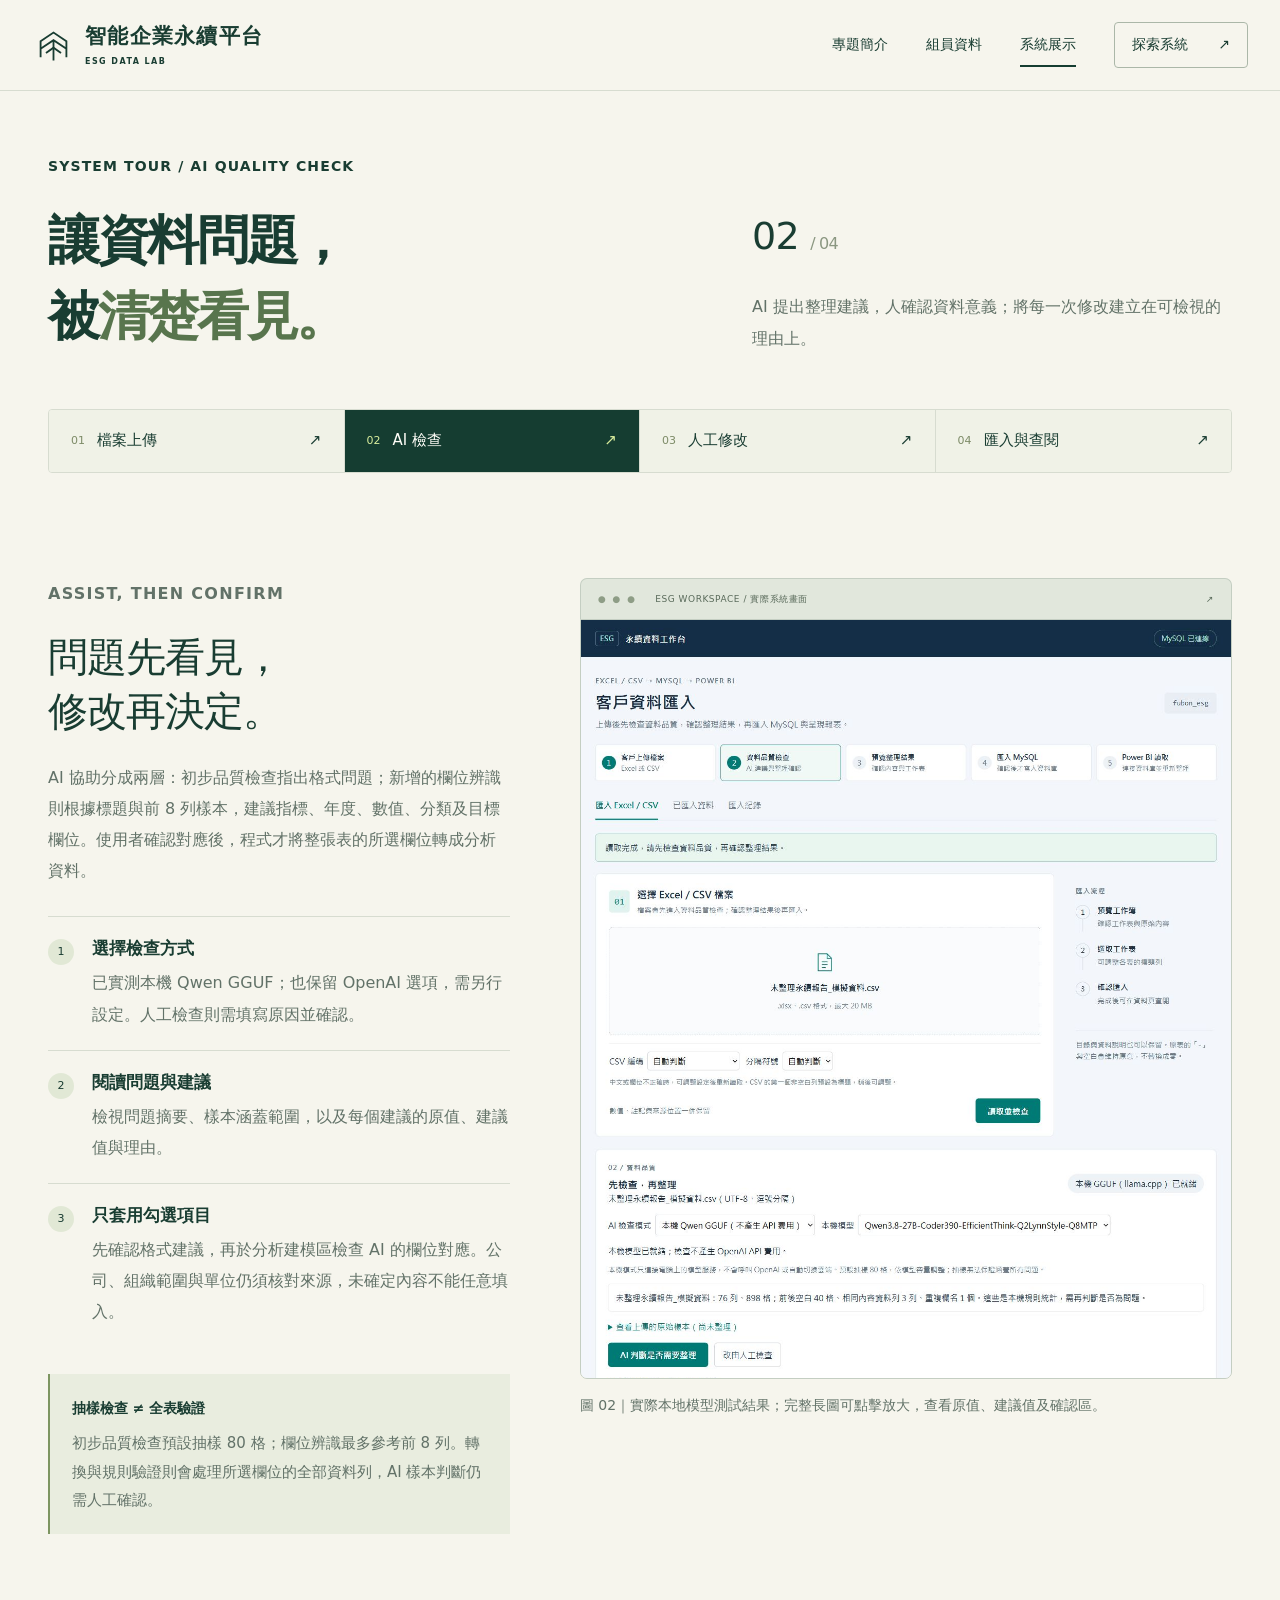
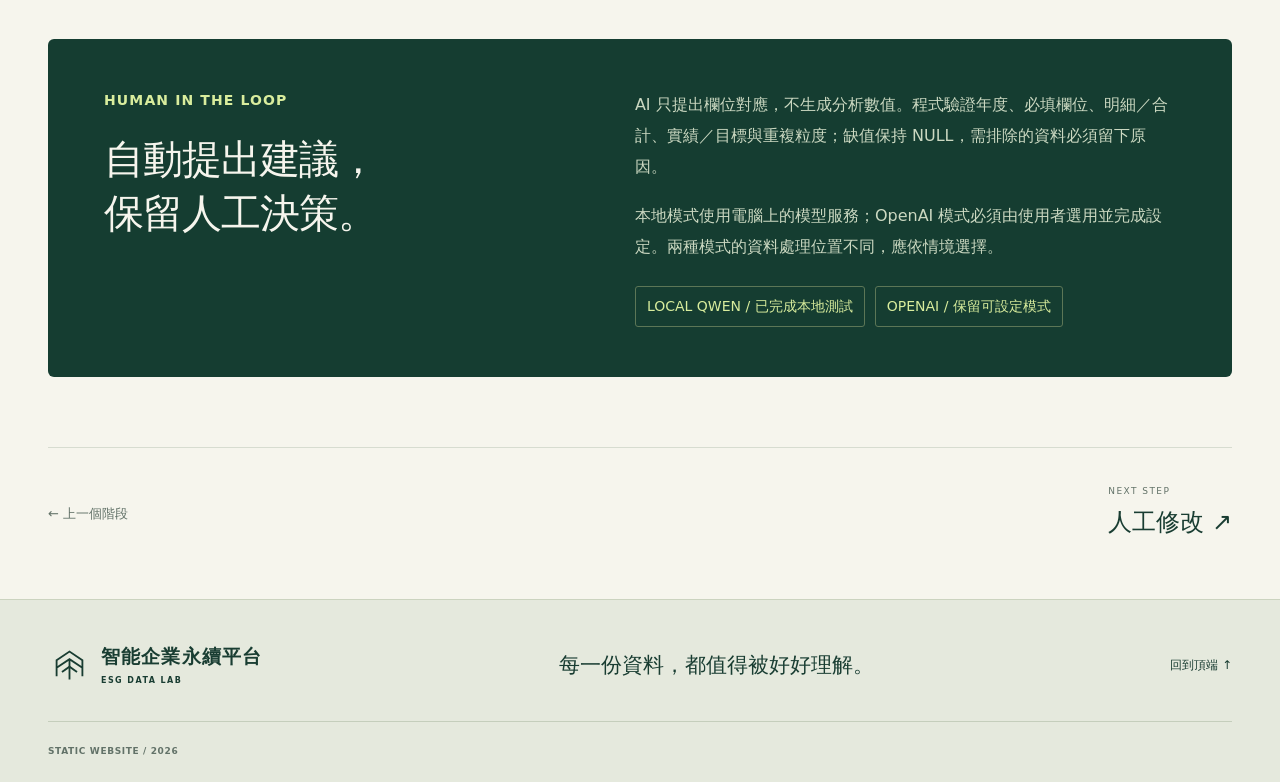
<file: system02.htm>
<!doctype html>
<html lang="zh-Hant">
  <head>
    <meta charset="utf-8">
    <meta name="viewport" content="width=device-width,initial-scale=1">
    <meta name="description" content="智能企業永續平台：以永續金融為核心，結合生成式 AI、MySQL 與 Power BI 的發展構想，從資料整理出發，逐步連結 ESG 指標管理與決策支援。">
    <meta name="theme-color" content="#173d32">
    <title>系統展示 02・AI 品質檢查｜智能企業永續平台 ESG DATA LAB</title>
    <link rel="icon" href="assets/favicon.svg" type="image/svg+xml">
    <link rel="stylesheet" href="assets/style.css">
    <script src="assets/site.js" defer></script>
  </head>
  <body id="top">
    <a class="skip-link" href="#main">跳至主要內容</a>
    <header class="site-header">
      <div class="nav-shell">
        <a class="brand" href="index.htm">
          <svg viewBox="0 0 40 40" aria-hidden="true">
            <path d="M8 31V16L20 8l12 8v15M8 23l12-8 12 8M20 15v19"/>
            <path d="M13 27l7-5 7 5"/>
          </svg>
          <span>智能企業永續平台<span class="brand-en">ESG DATA LAB</span></span>
        </a>
        <button class="menu-toggle" type="button" aria-controls="site-nav" aria-expanded="false">選單 <span>＋</span></button>
        <nav id="site-nav" aria-label="主選單">
          <a href="index.htm">專題簡介</a>
          <a href="team.htm">組員資料</a>
          <a href="system01.htm" aria-current="page">系統展示</a>
          <a class="nav-cta" href="system01.htm">探索系統 <span aria-hidden="true">↗</span></a>
        </nav>
      </div>
    </header>
    <main id="main">
      <section class="page-hero wrap system-hero">
        <p class="eyebrow">SYSTEM TOUR / AI QUALITY CHECK</p>
        <div class="page-hero-grid">
          <h1>讓資料問題，<br>被<em>清楚看見。</em></h1>
          <div>
            <p class="tour-index">02 <span>/ 04</span></p>
            <p>AI 提出整理建議，人確認資料意義；將每一次修改建立在可檢視的理由上。</p>
          </div>
        </div>
      </section>
      <nav class="step-nav wrap" aria-label="系統展示分頁">
        <a href="system01.htm"><span>01</span>檔案上傳<span aria-hidden="true">↗</span></a>
        <a href="system02.htm" aria-current="page"><span>02</span>AI 檢查<span aria-hidden="true">↗</span></a>
        <a href="system03.htm"><span>03</span>人工修改<span aria-hidden="true">↗</span></a>
        <a href="system04.htm"><span>04</span>匯入與查閱<span aria-hidden="true">↗</span></a>
      </nav>
      <section class="section wrap tour-layout">
        <div class="tour-copy">
          <p class="eyebrow">ASSIST, THEN CONFIRM</p>
          <h2>問題先看見，<br>修改再決定。</h2>
          <p>AI 協助分成兩層：初步品質檢查指出格式問題；新增的欄位辨識則根據標題與前 8 列樣本，建議指標、年度、數值、分類及目標欄位。使用者確認對應後，程式才將整張表的所選欄位轉成分析資料。</p>
          <ol class="numbered-list">
            <li>
              <span>1</span>
              <div>
                <h3>選擇檢查方式</h3>
                <p>已實測本機 Qwen GGUF；也保留 OpenAI 選項，需另行設定。人工檢查則需填寫原因並確認。</p>
              </div>
            </li>
            <li>
              <span>2</span>
              <div>
                <h3>閱讀問題與建議</h3>
                <p>檢視問題摘要、樣本涵蓋範圍，以及每個建議的原值、建議值與理由。</p>
              </div>
            </li>
            <li>
              <span>3</span>
              <div>
                <h3>只套用勾選項目</h3>
                <p>先確認格式建議，再於分析建模區檢查 AI 的欄位對應。公司、組織範圍與單位仍須核對來源，未確定內容不能任意填入。</p>
              </div>
            </li>
          </ol>
          <div class="tip">
            <b>抽樣檢查 ≠ 全表驗證</b>
            <p>初步品質檢查預設抽樣 80 格；欄位辨識最多參考前 8 列。轉換與規則驗證則會處理所選欄位的全部資料列，AI 樣本判斷仍需人工確認。</p>
          </div>
        </div>
        <figure class="screen-figure long-shot">
          <div class="screen-bar">
            <span class="window-dots" aria-hidden="true">● ● ●</span>
            <span>ESG WORKSPACE / 實際系統畫面</span>
            <span aria-hidden="true">↗</span>
          </div>
          <button class="screen-open" type="button" data-image="assets/ai-result.png" data-caption="本機 Qwen 的資料品質分析與可勾選整理建議" aria-label="放大：本機 Qwen 的資料品質分析與可勾選整理建議">
            <img src="assets/ai-result.png" alt="本機 Qwen 的資料品質分析與可勾選整理建議" loading="lazy">
            <span class="zoom-hint">點擊放大 ↗</span>
          </button>
          <figcaption>圖 02｜實際本地模型測試結果；完整長圖可點擊放大，查看原值、建議值及確認區。</figcaption>
        </figure>
      </section>
      <section class="wrap insight-panel">
        <div>
          <p class="eyebrow">HUMAN IN THE LOOP</p>
          <h2>自動提出建議，<br>保留人工決策。</h2>
        </div>
        <div>
          <p>AI 只提出欄位對應，不生成分析數值。程式驗證年度、必填欄位、明細／合計、實績／目標與重複粒度；缺值保持 NULL，需排除的資料必須留下原因。</p>
          <p>本地模式使用電腦上的模型服務；OpenAI 模式必須由使用者選用並完成設定。兩種模式的資料處理位置不同，應依情境選擇。</p>
          <span class="outline-tag">LOCAL QWEN / 已完成本地測試</span>
          <span class="outline-tag">OPENAI / 保留可設定模式</span>
        </div>
      </section>
      <div class="wrap system-pagination">
        <a href="system01.htm">← 上一個階段</a>
        <a href="system03.htm"><small>NEXT STEP</small>人工修改 ↗</a>
      </div>
    </main>
    <footer class="site-footer">
      <div class="footer-top">
        <a class="brand" href="index.htm">
          <svg viewBox="0 0 40 40" aria-hidden="true">
            <path d="M8 31V16L20 8l12 8v15M8 23l12-8 12 8M20 15v19"/>
            <path d="M13 27l7-5 7 5"/>
          </svg>
          <span>智能企業永續平台<span class="brand-en">ESG DATA LAB</span></span>
        </a>
        <p>每一份資料，都值得被好好理解。</p>
        <a href="#top">回到頂端 ↑</a>
      </div>
      <div class="footer-bottom">
        <span>STATIC WEBSITE / 2026</span>
      </div>
    </footer>
    <dialog id="image-dialog" aria-labelledby="image-title">
      <div class="dialog-toolbar">
        <p id="image-title">系統畫面</p>
        <button type="button" id="close-image" aria-label="關閉放大畫面">關閉 ×</button>
      </div>
      <img id="expanded-image" alt="">
    </dialog>
  </body>
</html>
</file>
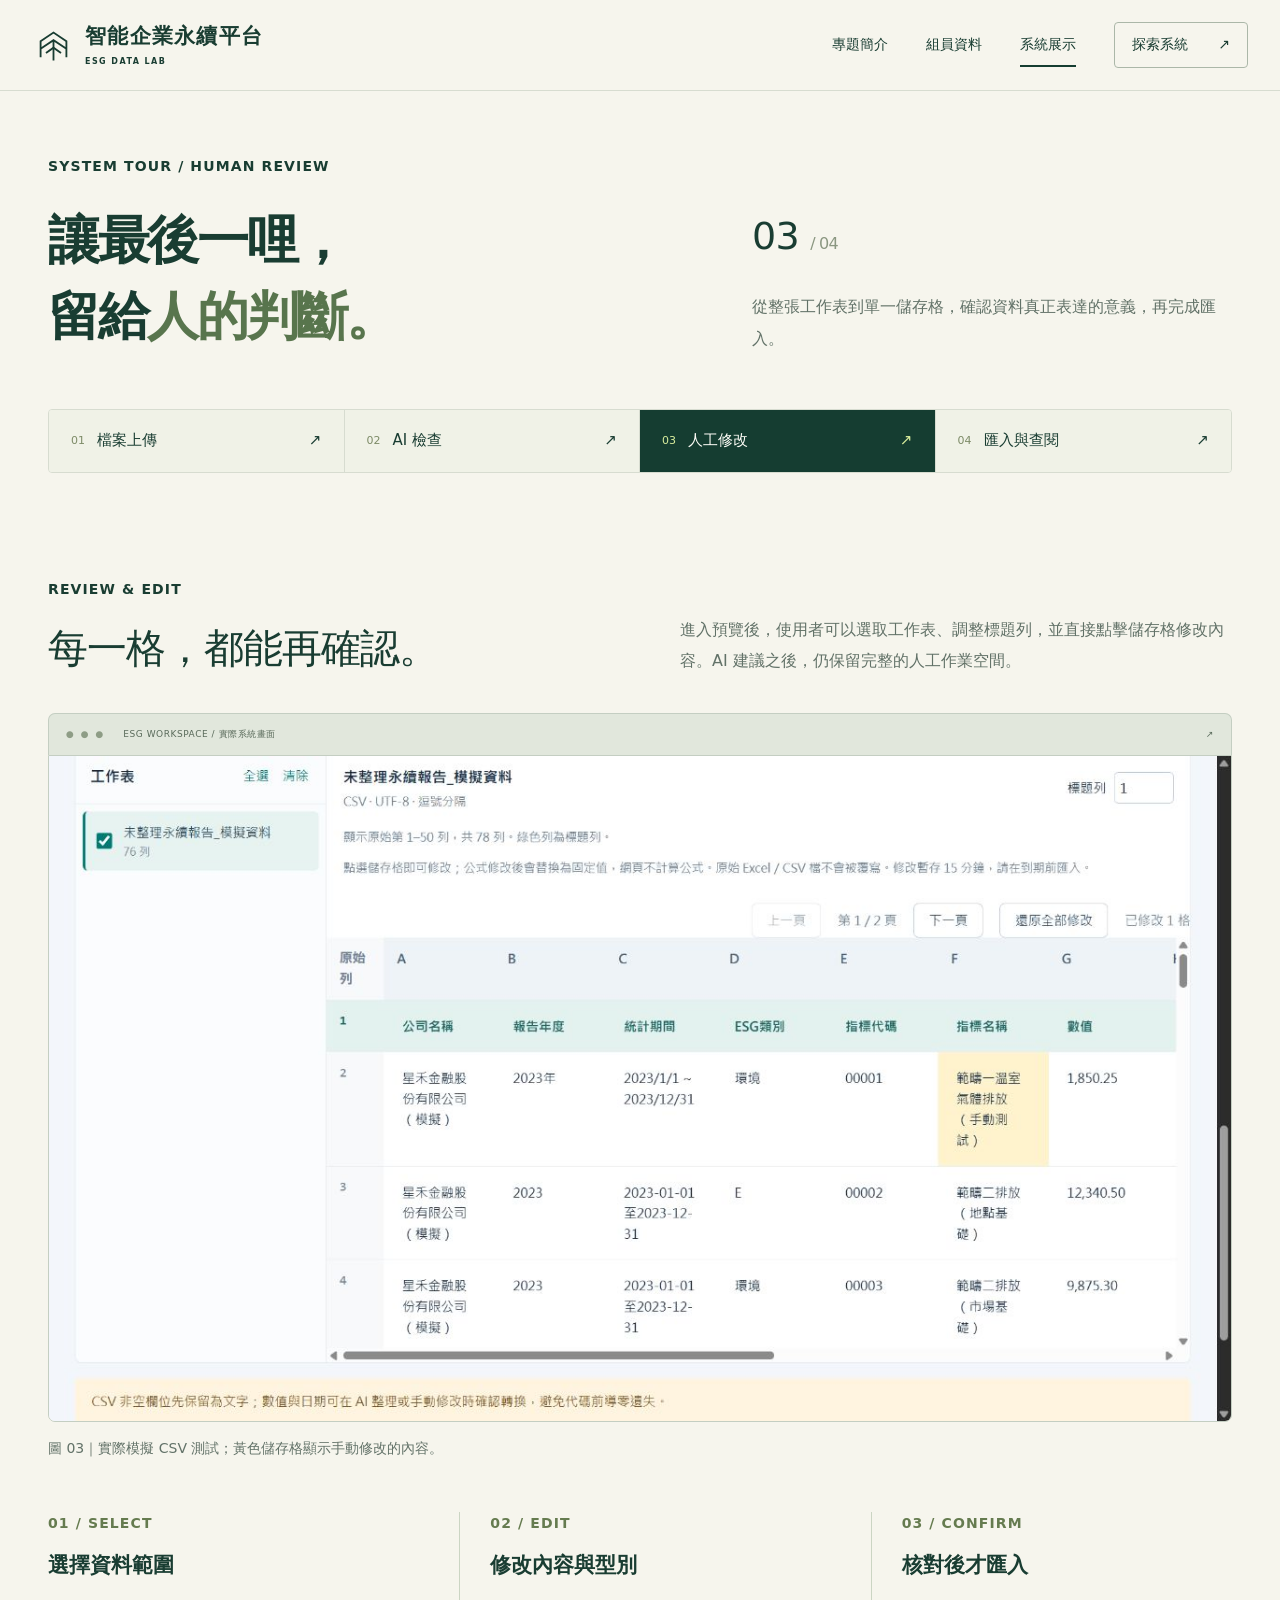
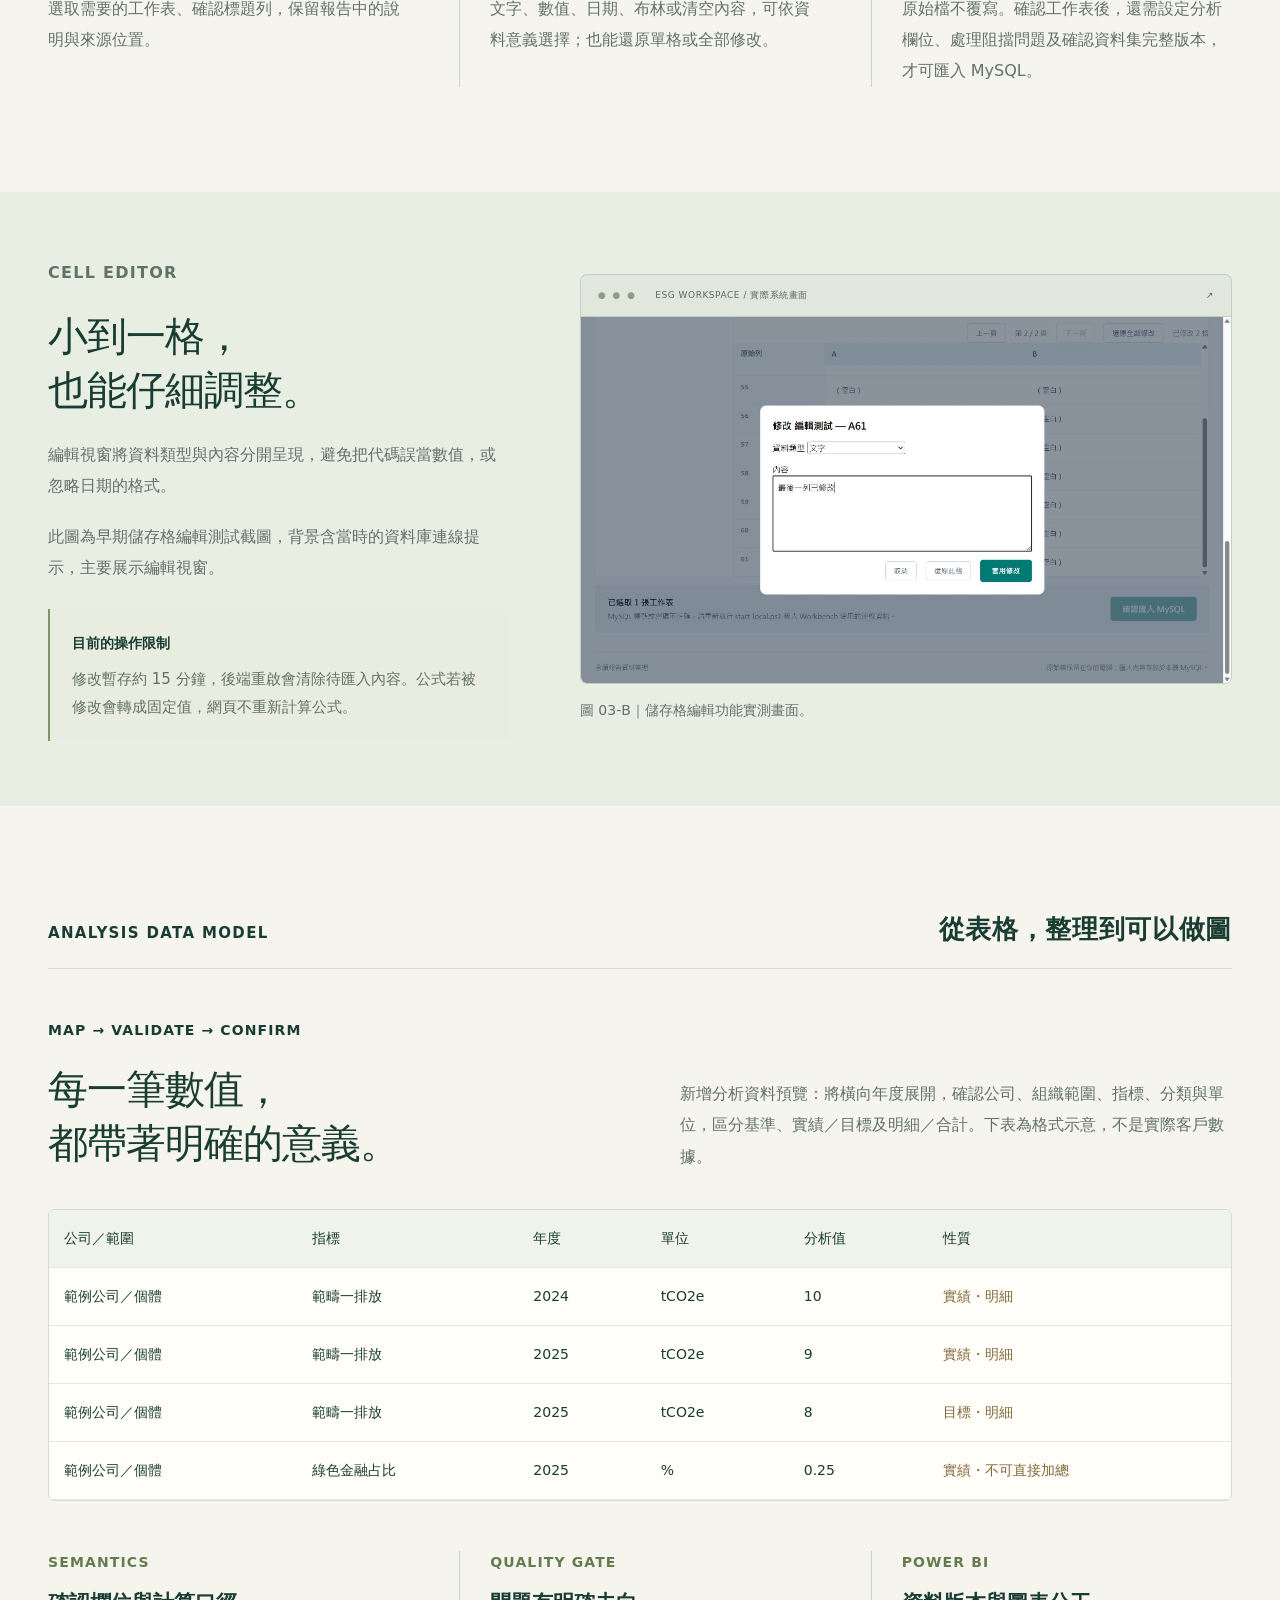
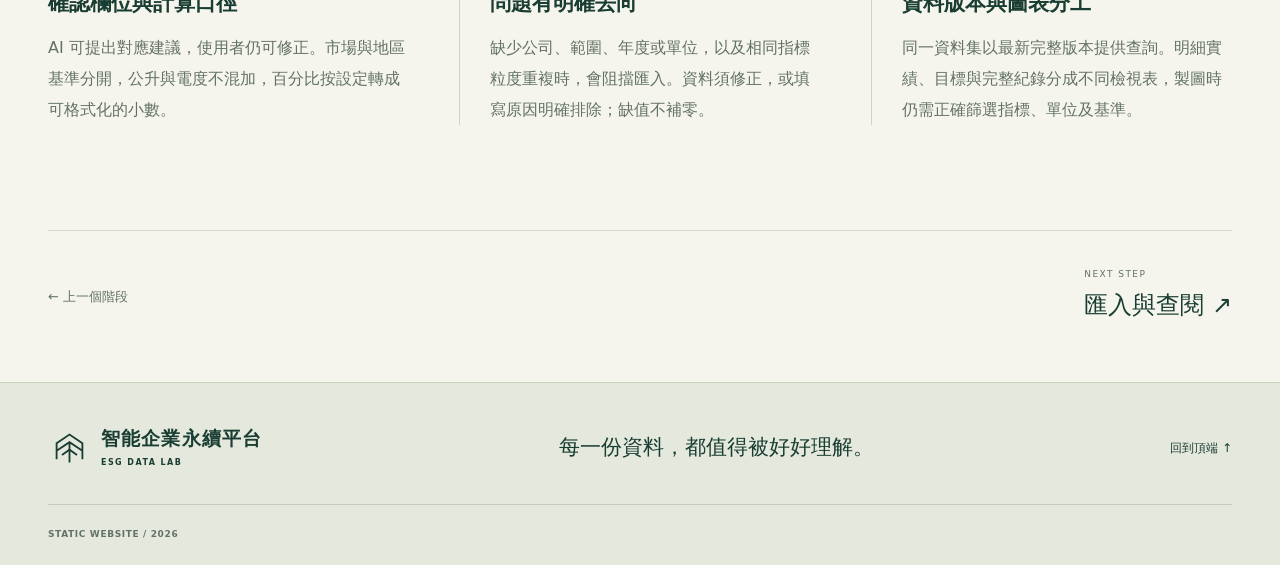
<file: system03.htm>
<!doctype html>
<html lang="zh-Hant">
  <head>
    <meta charset="utf-8">
    <meta name="viewport" content="width=device-width,initial-scale=1">
    <meta name="description" content="智能企業永續平台：以永續金融為核心，結合生成式 AI、MySQL 與 Power BI 的發展構想，從資料整理出發，逐步連結 ESG 指標管理與決策支援。">
    <meta name="theme-color" content="#173d32">
    <title>系統展示 03・預覽與修改｜智能企業永續平台 ESG DATA LAB</title>
    <link rel="icon" href="assets/favicon.svg" type="image/svg+xml">
    <link rel="stylesheet" href="assets/style.css">
    <script src="assets/site.js" defer></script>
  </head>
  <body id="top">
    <a class="skip-link" href="#main">跳至主要內容</a>
    <header class="site-header">
      <div class="nav-shell">
        <a class="brand" href="index.htm">
          <svg viewBox="0 0 40 40" aria-hidden="true">
            <path d="M8 31V16L20 8l12 8v15M8 23l12-8 12 8M20 15v19"/>
            <path d="M13 27l7-5 7 5"/>
          </svg>
          <span>智能企業永續平台<span class="brand-en">ESG DATA LAB</span></span>
        </a>
        <button class="menu-toggle" type="button" aria-controls="site-nav" aria-expanded="false">選單 <span>＋</span></button>
        <nav id="site-nav" aria-label="主選單">
          <a href="index.htm">專題簡介</a>
          <a href="team.htm">組員資料</a>
          <a href="system01.htm" aria-current="page">系統展示</a>
          <a class="nav-cta" href="system01.htm">探索系統 <span aria-hidden="true">↗</span></a>
        </nav>
      </div>
    </header>
    <main id="main">
      <section class="page-hero wrap system-hero">
        <p class="eyebrow">SYSTEM TOUR / HUMAN REVIEW</p>
        <div class="page-hero-grid">
          <h1>讓最後一哩，<br>留給<em>人的判斷。</em></h1>
          <div>
            <p class="tour-index">03 <span>/ 04</span></p>
            <p>從整張工作表到單一儲存格，確認資料真正表達的意義，再完成匯入。</p>
          </div>
        </div>
      </section>
      <nav class="step-nav wrap" aria-label="系統展示分頁">
        <a href="system01.htm"><span>01</span>檔案上傳<span aria-hidden="true">↗</span></a>
        <a href="system02.htm"><span>02</span>AI 檢查<span aria-hidden="true">↗</span></a>
        <a href="system03.htm" aria-current="page"><span>03</span>人工修改<span aria-hidden="true">↗</span></a>
        <a href="system04.htm"><span>04</span>匯入與查閱<span aria-hidden="true">↗</span></a>
      </nav>
      <section class="section wrap">
        <div class="wide-tour-head">
          <div>
            <p class="eyebrow">REVIEW & EDIT</p>
            <h2>每一格，都能再確認。</h2>
          </div>
          <p>進入預覽後，使用者可以選取工作表、調整標題列，並直接點擊儲存格修改內容。AI 建議之後，仍保留完整的人工作業空間。</p>
        </div>
        <figure class="screen-figure ">
          <div class="screen-bar">
            <span class="window-dots" aria-hidden="true">● ● ●</span>
            <span>ESG WORKSPACE / 實際系統畫面</span>
            <span aria-hidden="true">↗</span>
          </div>
          <button class="screen-open" type="button" data-image="assets/edit-preview.png" data-caption="套用部分 AI 建議後，手動修改儲存格的預覽畫面" aria-label="放大：套用部分 AI 建議後，手動修改儲存格的預覽畫面">
            <img src="assets/edit-preview.png" alt="套用部分 AI 建議後，手動修改儲存格的預覽畫面" loading="lazy">
            <span class="zoom-hint">點擊放大 ↗</span>
          </button>
          <figcaption>圖 03｜實際模擬 CSV 測試；黃色儲存格顯示手動修改的內容。</figcaption>
        </figure>
        <div class="detail-grid edit-details">
          <article>
            <p class="eyebrow">01 / SELECT</p>
            <h3>選擇資料範圍</h3>
            <p>選取需要的工作表、確認標題列，保留報告中的說明與來源位置。</p>
          </article>
          <article>
            <p class="eyebrow">02 / EDIT</p>
            <h3>修改內容與型別</h3>
            <p>文字、數值、日期、布林或清空內容，可依資料意義選擇；也能還原單格或全部修改。</p>
          </article>
          <article>
            <p class="eyebrow">03 / CONFIRM</p>
            <h3>核對後才匯入</h3>
            <p>原始檔不覆寫。確認工作表後，還需設定分析欄位、處理阻擋問題及確認資料集完整版本，才可匯入 MySQL。</p>
          </article>
        </div>
      </section>
      <section class="soft-section">
        <div class="wrap secondary-tour">
          <div>
            <p class="eyebrow">CELL EDITOR</p>
            <h2>小到一格，<br>也能仔細調整。</h2>
            <p>編輯視窗將資料類型與內容分開呈現，避免把代碼誤當數值，或忽略日期的格式。</p>
            <p class="small muted">此圖為早期儲存格編輯測試截圖，背景含當時的資料庫連線提示，主要展示編輯視窗。</p>
            <div class="tip">
              <b>目前的操作限制</b>
              <p>修改暫存約 15 分鐘，後端重啟會清除待匯入內容。公式若被修改會轉成固定值，網頁不重新計算公式。</p>
            </div>
          </div>
          <figure class="screen-figure ">
            <div class="screen-bar">
              <span class="window-dots" aria-hidden="true">● ● ●</span>
              <span>ESG WORKSPACE / 實際系統畫面</span>
              <span aria-hidden="true">↗</span>
            </div>
            <button class="screen-open" type="button" data-image="assets/cell-editor.png" data-caption="儲存格編輯視窗，可選擇資料類型、輸入內容、套用或還原" aria-label="放大：儲存格編輯視窗，可選擇資料類型、輸入內容、套用或還原">
              <img src="assets/cell-editor.png" alt="儲存格編輯視窗，可選擇資料類型、輸入內容、套用或還原" loading="lazy">
              <span class="zoom-hint">點擊放大 ↗</span>
            </button>
            <figcaption>圖 03-B｜儲存格編輯功能實測畫面。</figcaption>
          </figure>
        </div>
      </section>
      <section class="section wrap" id="analysis-model"><div class="section-label"><span>ANALYSIS DATA MODEL</span><span>從表格，整理到可以做圖</span></div><div class="wide-tour-head"><div><p class="eyebrow">MAP → VALIDATE → CONFIRM</p><h2>每一筆數值，<br>都帶著明確的意義。</h2></div><p>新增分析資料預覽：將橫向年度展開，確認公司、組織範圍、指標、分類與單位，區分基準、實績／目標及明細／合計。下表為格式示意，不是實際客戶數據。</p></div><div class="model-table"><table class="demo-table"><thead><tr><th>公司／範圍</th><th>指標</th><th>年度</th><th>單位</th><th>分析值</th><th>性質</th></tr></thead><tbody><tr><td>範例公司／個體</td><td>範疇一排放</td><td>2024</td><td>tCO2e</td><td>10</td><td>實績・明細</td></tr><tr><td>範例公司／個體</td><td>範疇一排放</td><td>2025</td><td>tCO2e</td><td>9</td><td>實績・明細</td></tr><tr><td>範例公司／個體</td><td>範疇一排放</td><td>2025</td><td>tCO2e</td><td>8</td><td>目標・明細</td></tr><tr><td>範例公司／個體</td><td>綠色金融占比</td><td>2025</td><td>%</td><td>0.25</td><td>實績・不可直接加總</td></tr></tbody></table></div><div class="detail-grid edit-details"><article><p class="eyebrow">SEMANTICS</p><h3>確認欄位與計算口徑</h3><p>AI 可提出對應建議，使用者仍可修正。市場與地區基準分開，公升與電度不混加，百分比按設定轉成可格式化的小數。</p></article><article><p class="eyebrow">QUALITY GATE</p><h3>問題有明確去向</h3><p>缺少公司、範圍、年度或單位，以及相同指標粒度重複時，會阻擋匯入。資料須修正，或填寫原因明確排除；缺值不補零。</p></article><article><p class="eyebrow">POWER BI</p><h3>資料版本與圖表分工</h3><p>同一資料集以最新完整版本提供查詢。明細實績、目標與完整紀錄分成不同檢視表，製圖時仍需正確篩選指標、單位及基準。</p></article></div></section><div class="wrap system-pagination">
        <a href="system02.htm">← 上一個階段</a>
        <a href="system04.htm"><small>NEXT STEP</small>匯入與查閱 ↗</a>
      </div>
    </main>
    <footer class="site-footer">
      <div class="footer-top">
        <a class="brand" href="index.htm">
          <svg viewBox="0 0 40 40" aria-hidden="true">
            <path d="M8 31V16L20 8l12 8v15M8 23l12-8 12 8M20 15v19"/>
            <path d="M13 27l7-5 7 5"/>
          </svg>
          <span>智能企業永續平台<span class="brand-en">ESG DATA LAB</span></span>
        </a>
        <p>每一份資料，都值得被好好理解。</p>
        <a href="#top">回到頂端 ↑</a>
      </div>
      <div class="footer-bottom">
        <span>STATIC WEBSITE / 2026</span>
      </div>
    </footer>
    <dialog id="image-dialog" aria-labelledby="image-title">
      <div class="dialog-toolbar">
        <p id="image-title">系統畫面</p>
        <button type="button" id="close-image" aria-label="關閉放大畫面">關閉 ×</button>
      </div>
      <img id="expanded-image" alt="">
    </dialog>
  </body>
</html>
</file>
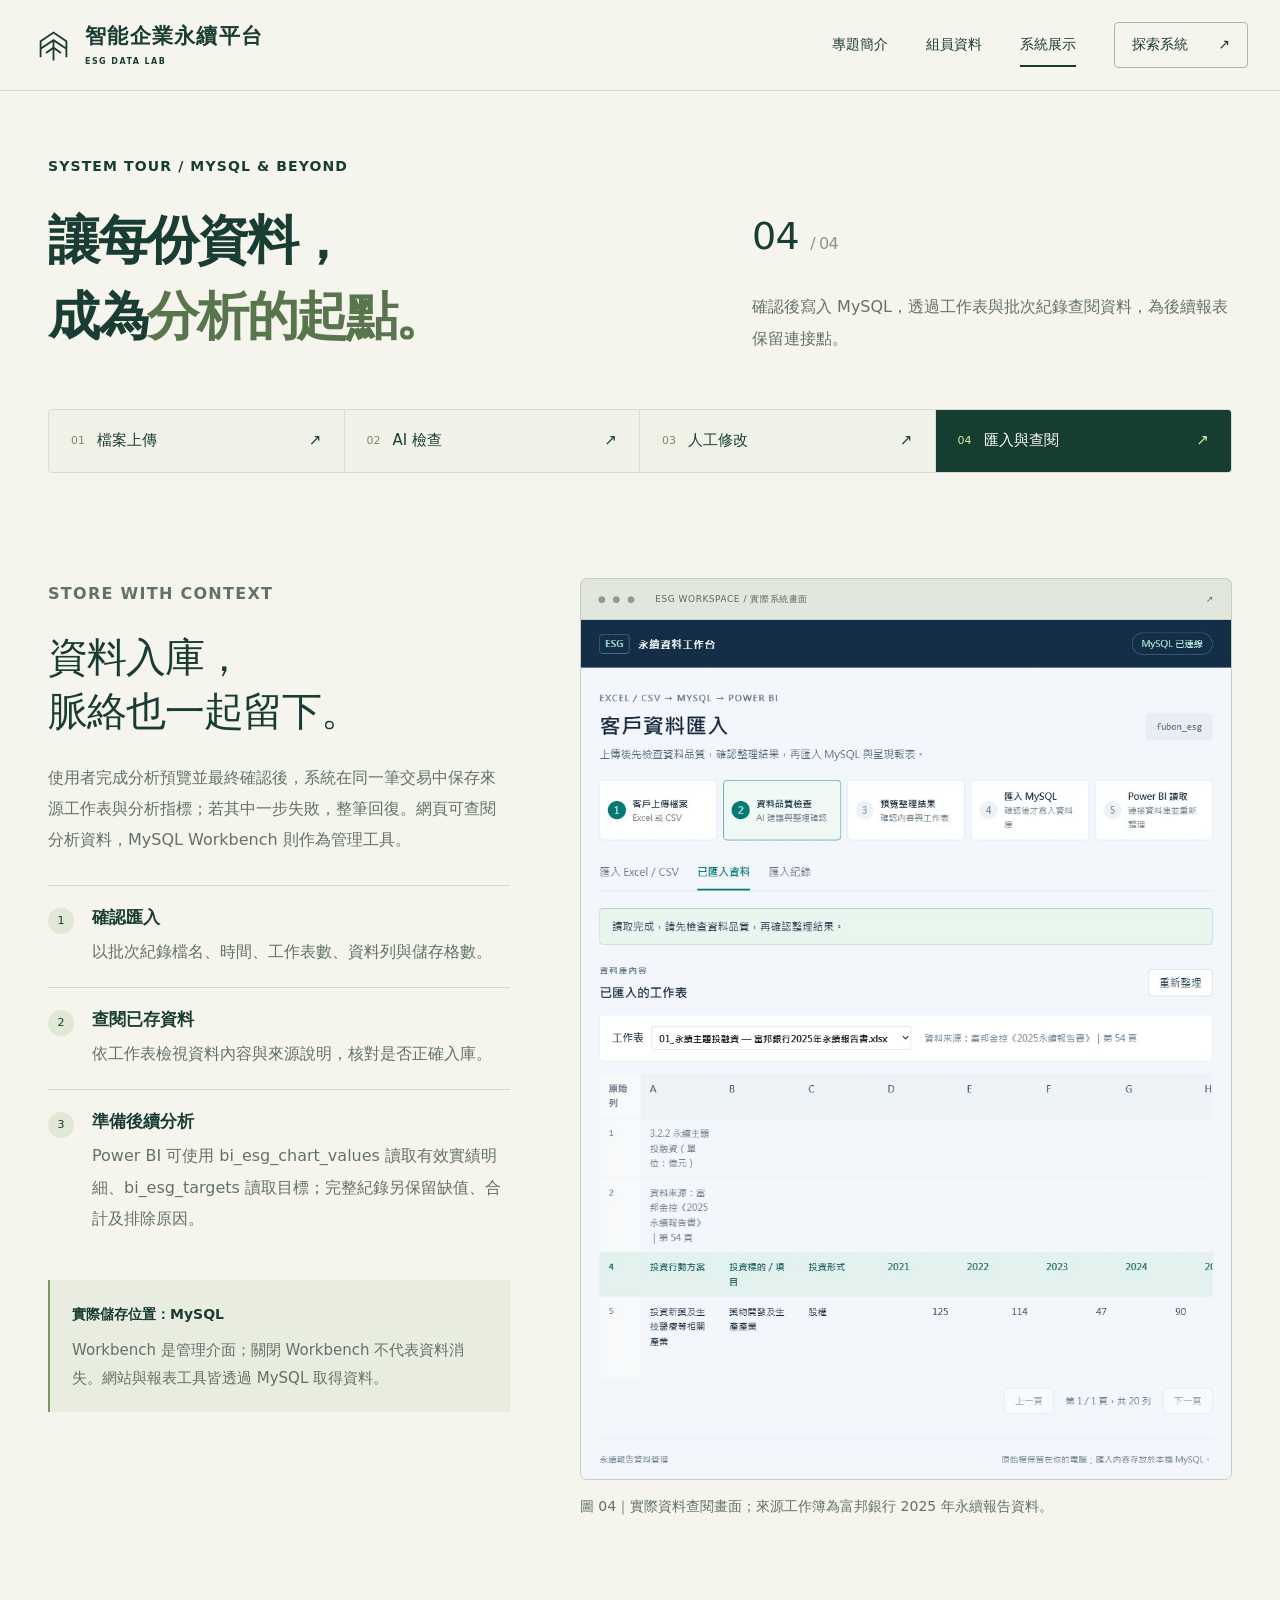
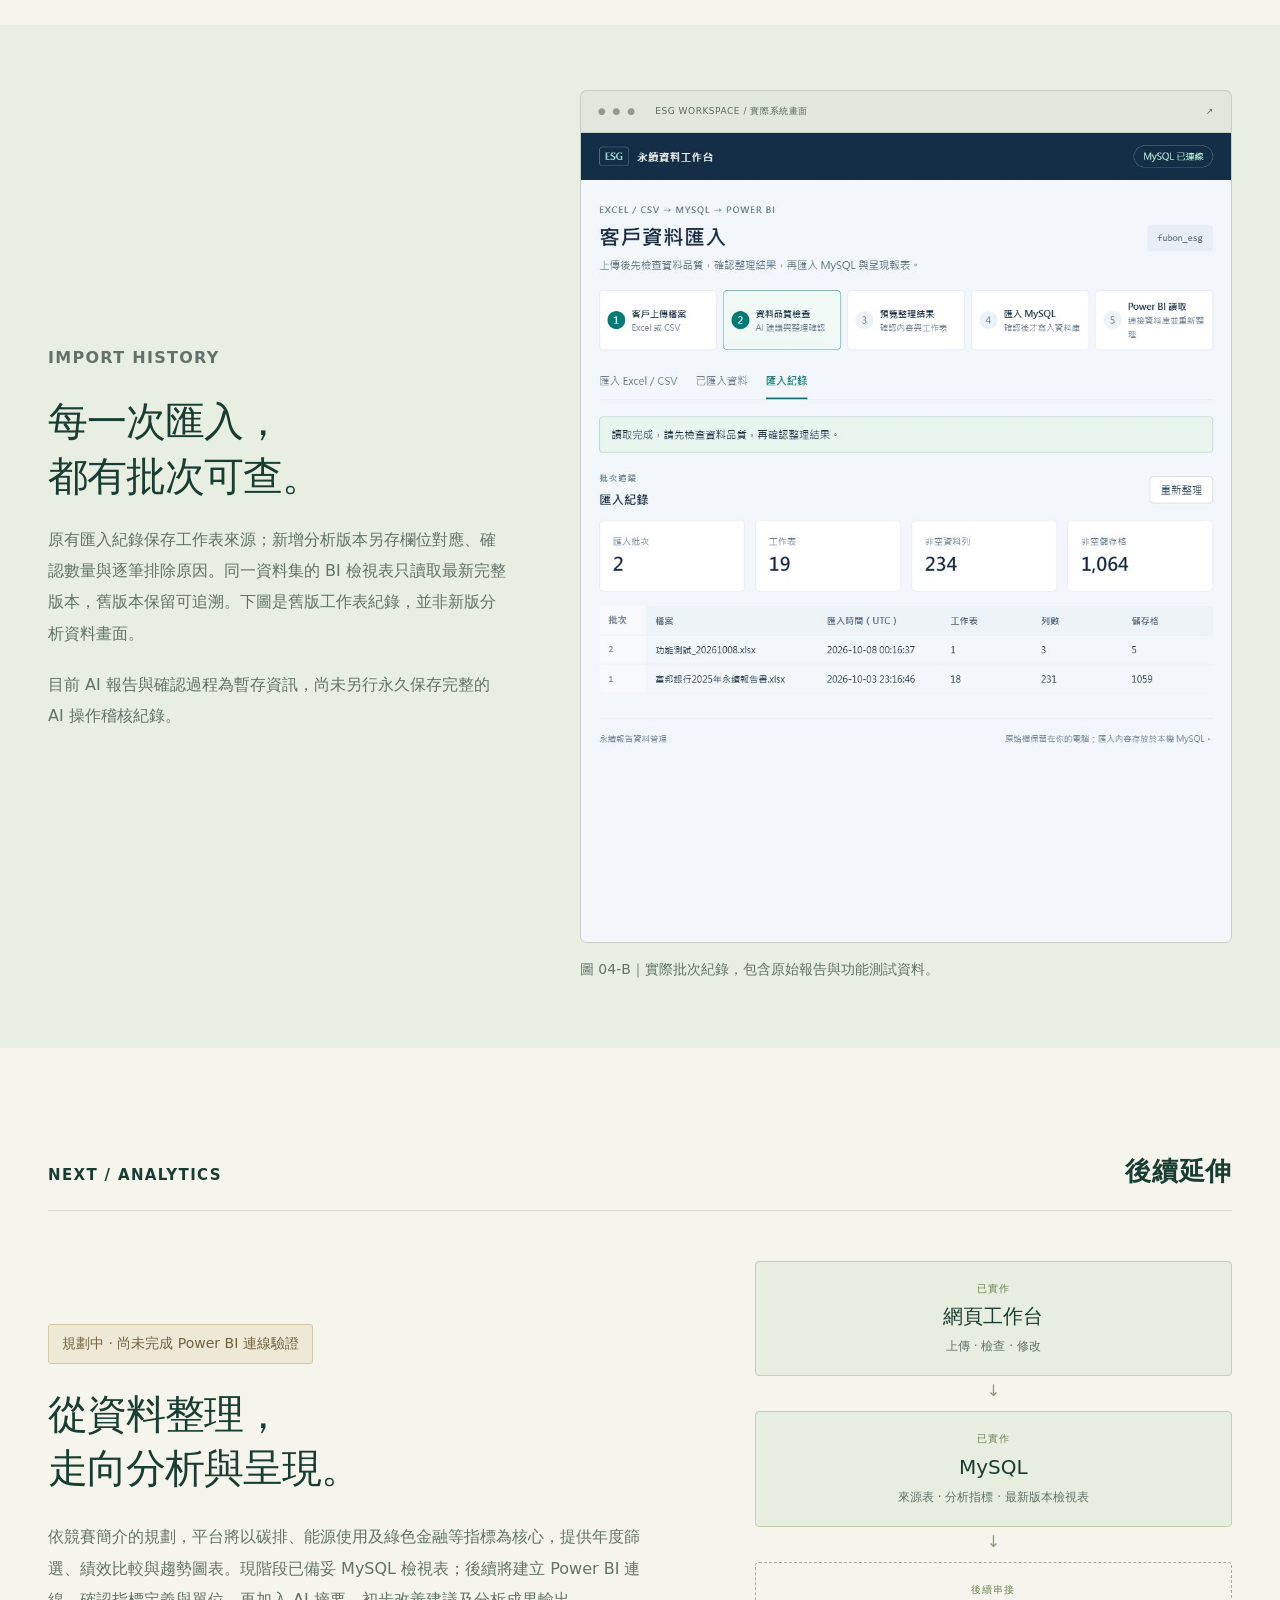
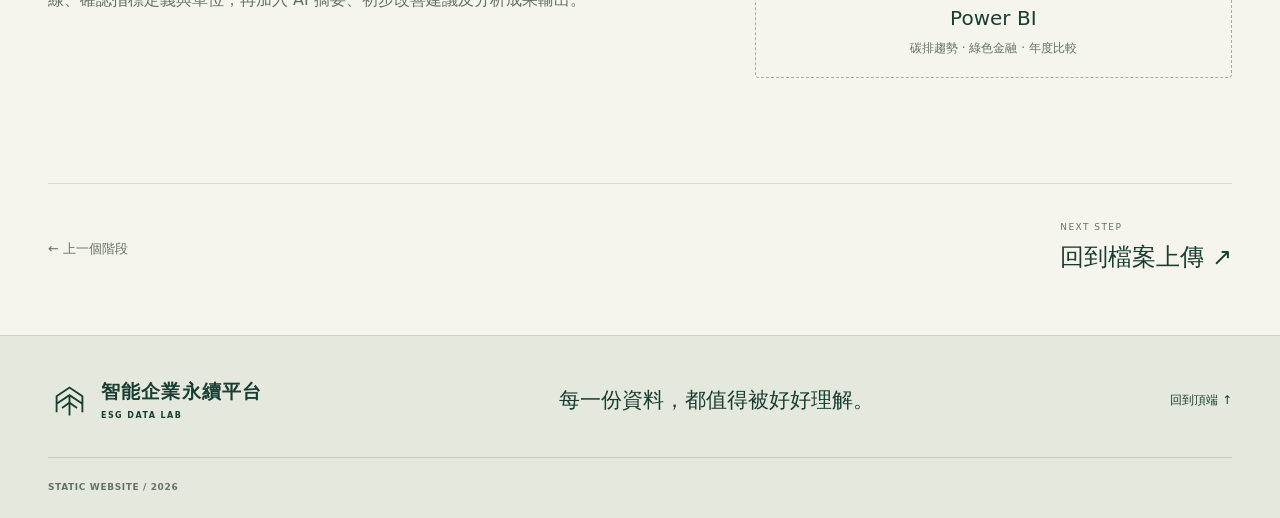
<file: system04.htm>
<!doctype html>
<html lang="zh-Hant">
  <head>
    <meta charset="utf-8">
    <meta name="viewport" content="width=device-width,initial-scale=1">
    <meta name="description" content="智能企業永續平台：以永續金融為核心，結合生成式 AI、MySQL 與 Power BI 的發展構想，從資料整理出發，逐步連結 ESG 指標管理與決策支援。">
    <meta name="theme-color" content="#173d32">
    <title>系統展示 04・匯入與查閱｜智能企業永續平台 ESG DATA LAB</title>
    <link rel="icon" href="assets/favicon.svg" type="image/svg+xml">
    <link rel="stylesheet" href="assets/style.css">
    <script src="assets/site.js" defer></script>
  </head>
  <body id="top">
    <a class="skip-link" href="#main">跳至主要內容</a>
    <header class="site-header">
      <div class="nav-shell">
        <a class="brand" href="index.htm">
          <svg viewBox="0 0 40 40" aria-hidden="true">
            <path d="M8 31V16L20 8l12 8v15M8 23l12-8 12 8M20 15v19"/>
            <path d="M13 27l7-5 7 5"/>
          </svg>
          <span>智能企業永續平台<span class="brand-en">ESG DATA LAB</span></span>
        </a>
        <button class="menu-toggle" type="button" aria-controls="site-nav" aria-expanded="false">選單 <span>＋</span></button>
        <nav id="site-nav" aria-label="主選單">
          <a href="index.htm">專題簡介</a>
          <a href="team.htm">組員資料</a>
          <a href="system01.htm" aria-current="page">系統展示</a>
          <a class="nav-cta" href="system01.htm">探索系統 <span aria-hidden="true">↗</span></a>
        </nav>
      </div>
    </header>
    <main id="main">
      <section class="page-hero wrap system-hero">
        <p class="eyebrow">SYSTEM TOUR / MYSQL & BEYOND</p>
        <div class="page-hero-grid">
          <h1>讓每份資料，<br>成為<em>分析的起點。</em></h1>
          <div>
            <p class="tour-index">04 <span>/ 04</span></p>
            <p>確認後寫入 MySQL，透過工作表與批次紀錄查閱資料，為後續報表保留連接點。</p>
          </div>
        </div>
      </section>
      <nav class="step-nav wrap" aria-label="系統展示分頁">
        <a href="system01.htm"><span>01</span>檔案上傳<span aria-hidden="true">↗</span></a>
        <a href="system02.htm"><span>02</span>AI 檢查<span aria-hidden="true">↗</span></a>
        <a href="system03.htm"><span>03</span>人工修改<span aria-hidden="true">↗</span></a>
        <a href="system04.htm" aria-current="page"><span>04</span>匯入與查閱<span aria-hidden="true">↗</span></a>
      </nav>
      <section class="section wrap tour-layout">
        <div class="tour-copy">
          <p class="eyebrow">STORE WITH CONTEXT</p>
          <h2>資料入庫，<br>脈絡也一起留下。</h2>
          <p>使用者完成分析預覽並最終確認後，系統在同一筆交易中保存來源工作表與分析指標；若其中一步失敗，整筆回復。網頁可查閱分析資料，MySQL Workbench 則作為管理工具。</p>
          <ol class="numbered-list">
            <li>
              <span>1</span>
              <div>
                <h3>確認匯入</h3>
                <p>以批次紀錄檔名、時間、工作表數、資料列與儲存格數。</p>
              </div>
            </li>
            <li>
              <span>2</span>
              <div>
                <h3>查閱已存資料</h3>
                <p>依工作表檢視資料內容與來源說明，核對是否正確入庫。</p>
              </div>
            </li>
            <li>
              <span>3</span>
              <div>
                <h3>準備後續分析</h3>
                <p>Power BI 可使用 bi_esg_chart_values 讀取有效實績明細、bi_esg_targets 讀取目標；完整紀錄另保留缺值、合計及排除原因。</p>
              </div>
            </li>
          </ol>
          <div class="tip">
            <b>實際儲存位置：MySQL</b>
            <p>Workbench 是管理介面；關閉 Workbench 不代表資料消失。網站與報表工具皆透過 MySQL 取得資料。</p>
          </div>
        </div>
        <figure class="screen-figure ">
          <div class="screen-bar">
            <span class="window-dots" aria-hidden="true">● ● ●</span>
            <span>ESG WORKSPACE / 實際系統畫面</span>
            <span aria-hidden="true">↗</span>
          </div>
          <button class="screen-open" type="button" data-image="assets/database.png" data-caption="MySQL 已連線，網頁查閱富邦永續主題投融資工作表的內容" aria-label="放大：MySQL 已連線，網頁查閱富邦永續主題投融資工作表的內容">
            <img src="assets/database.png" alt="MySQL 已連線，網頁查閱富邦永續主題投融資工作表的內容" loading="lazy">
            <span class="zoom-hint">點擊放大 ↗</span>
          </button>
          <figcaption>圖 04｜實際資料查閱畫面；來源工作簿為富邦銀行 2025 年永續報告資料。</figcaption>
        </figure>
      </section>
      <section class="soft-section">
        <div class="wrap secondary-tour">
          <div>
            <p class="eyebrow">IMPORT HISTORY</p>
            <h2>每一次匯入，<br>都有批次可查。</h2>
            <p>原有匯入紀錄保存工作表來源；新增分析版本另存欄位對應、確認數量與逐筆排除原因。同一資料集的 BI 檢視表只讀取最新完整版本，舊版本保留可追溯。下圖是舊版工作表紀錄，並非新版分析資料畫面。</p>
            <p class="small muted">目前 AI 報告與確認過程為暫存資訊，尚未另行永久保存完整的 AI 操作稽核紀錄。</p>
          </div>
          <figure class="screen-figure ">
            <div class="screen-bar">
              <span class="window-dots" aria-hidden="true">● ● ●</span>
              <span>ESG WORKSPACE / 實際系統畫面</span>
              <span aria-hidden="true">↗</span>
            </div>
            <button class="screen-open" type="button" data-image="assets/history.png" data-caption="MySQL 匯入紀錄與批次數量的實際畫面" aria-label="放大：MySQL 匯入紀錄與批次數量的實際畫面">
              <img src="assets/history.png" alt="MySQL 匯入紀錄與批次數量的實際畫面" loading="lazy">
              <span class="zoom-hint">點擊放大 ↗</span>
            </button>
            <figcaption>圖 04-B｜實際批次紀錄，包含原始報告與功能測試資料。</figcaption>
          </figure>
        </div>
      </section>
      <section class="section wrap">
        <div class="section-label">
          <span>NEXT / ANALYTICS</span>
          <span>後續延伸</span>
        </div>
        <div class="bi-panel">
          <div>
            <span class="status-tag">規劃中 · 尚未完成 Power BI 連線驗證</span>
            <h2>從資料整理，<br>走向分析與呈現。</h2>
            <p>依競賽簡介的規劃，平台將以碳排、能源使用及綠色金融等指標為核心，提供年度篩選、績效比較與趨勢圖表。現階段已備妥 MySQL 檢視表；後續將建立 Power BI 連線、確認指標定義與單位，再加入 AI 摘要、初步改善建議及分析成果輸出。</p>
          </div>
          <div class="architecture" aria-label="後續資料分析架構">
            <div>
              <small>已實作</small>
              <b>網頁工作台</b>
              <span>上傳 · 檢查 · 修改</span>
            </div>
            <span aria-hidden="true">↓</span>
            <div>
              <small>已實作</small>
              <b>MySQL</b>
              <span>來源表 · 分析指標 · 最新版本檢視表</span>
            </div>
            <span class="dashed-arrow" aria-hidden="true">↓</span>
            <div class="future-node">
              <small>後續串接</small>
              <b>Power BI</b>
              <span>碳排趨勢 · 綠色金融 · 年度比較</span>
            </div>
          </div>
        </div>
      </section>
      <div class="wrap system-pagination">
        <a href="system03.htm">← 上一個階段</a>
        <a href="system01.htm"><small>NEXT STEP</small>回到檔案上傳 ↗</a>
      </div>
    </main>
    <footer class="site-footer">
      <div class="footer-top">
        <a class="brand" href="index.htm">
          <svg viewBox="0 0 40 40" aria-hidden="true">
            <path d="M8 31V16L20 8l12 8v15M8 23l12-8 12 8M20 15v19"/>
            <path d="M13 27l7-5 7 5"/>
          </svg>
          <span>智能企業永續平台<span class="brand-en">ESG DATA LAB</span></span>
        </a>
        <p>每一份資料，都值得被好好理解。</p>
        <a href="#top">回到頂端 ↑</a>
      </div>
      <div class="footer-bottom">
        <span>STATIC WEBSITE / 2026</span>
      </div>
    </footer>
    <dialog id="image-dialog" aria-labelledby="image-title">
      <div class="dialog-toolbar">
        <p id="image-title">系統畫面</p>
        <button type="button" id="close-image" aria-label="關閉放大畫面">關閉 ×</button>
      </div>
      <img id="expanded-image" alt="">
    </dialog>
  </body>
</html>
</file>
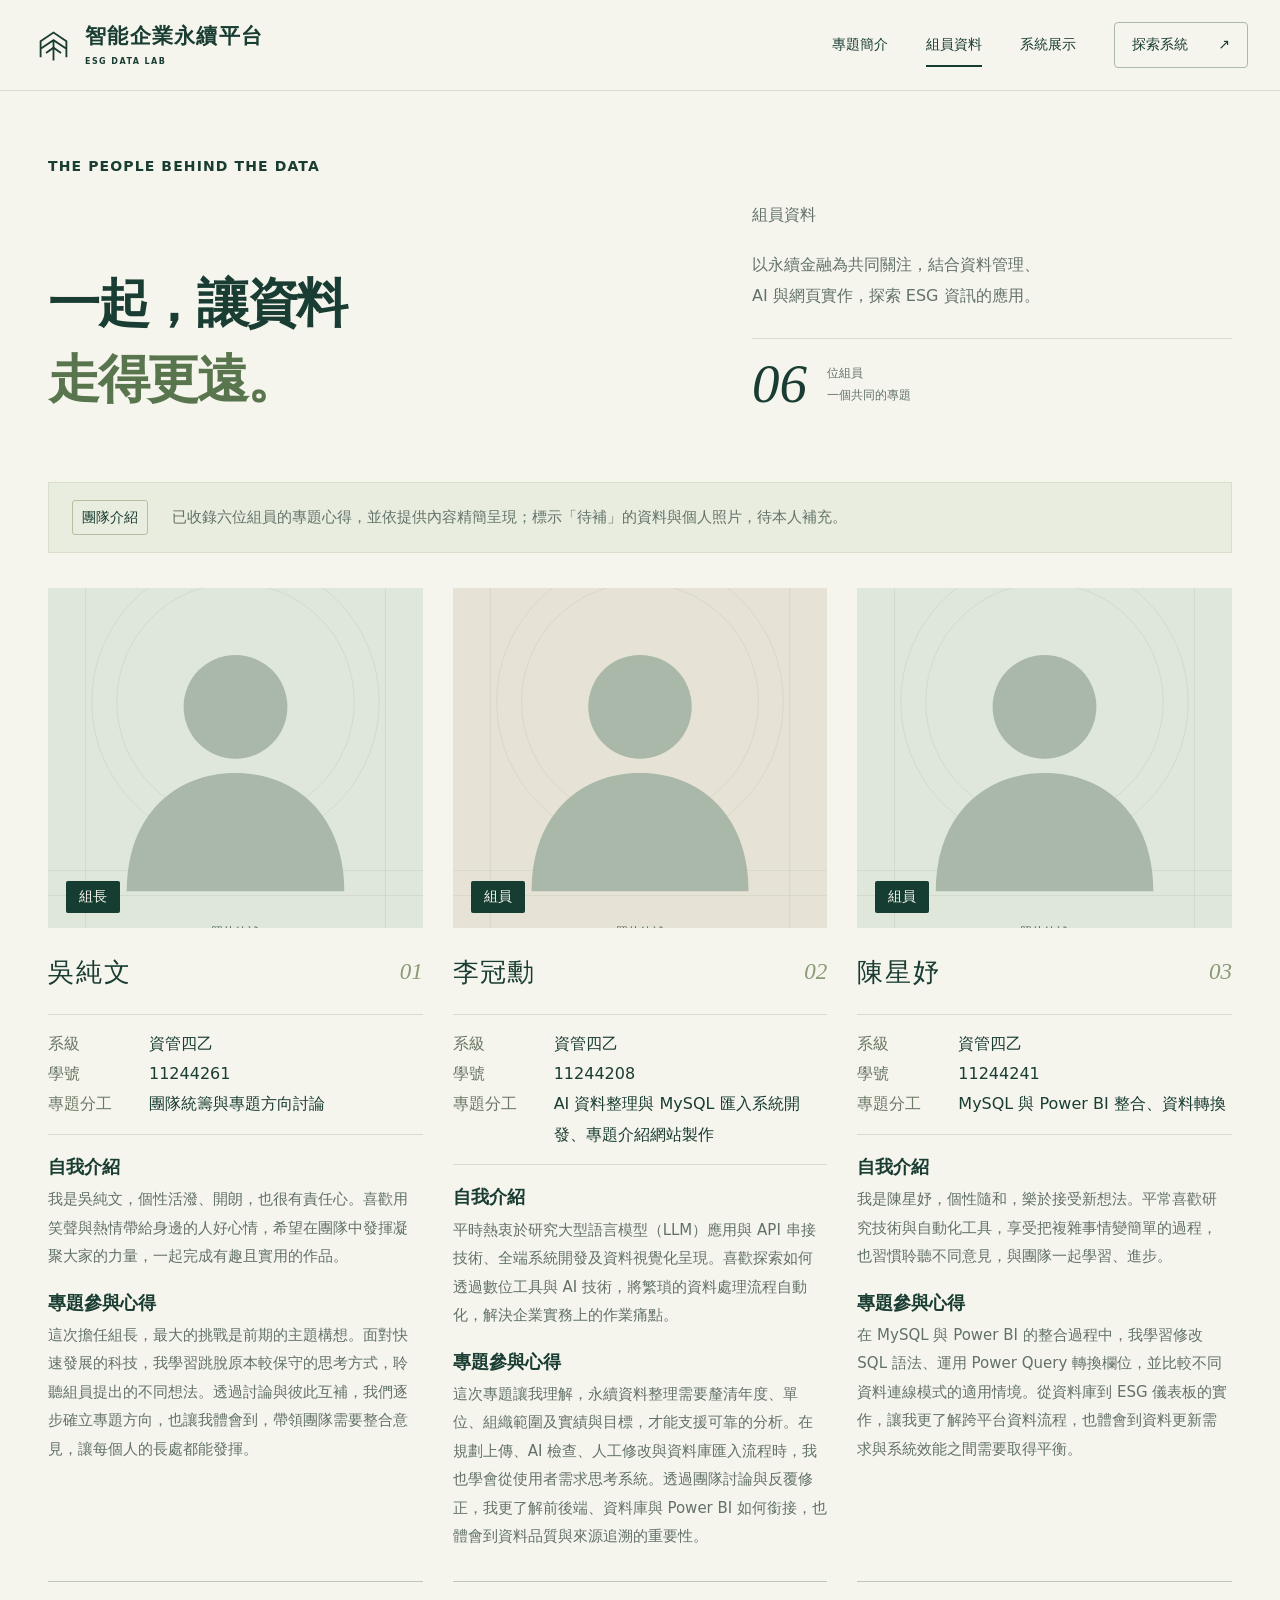
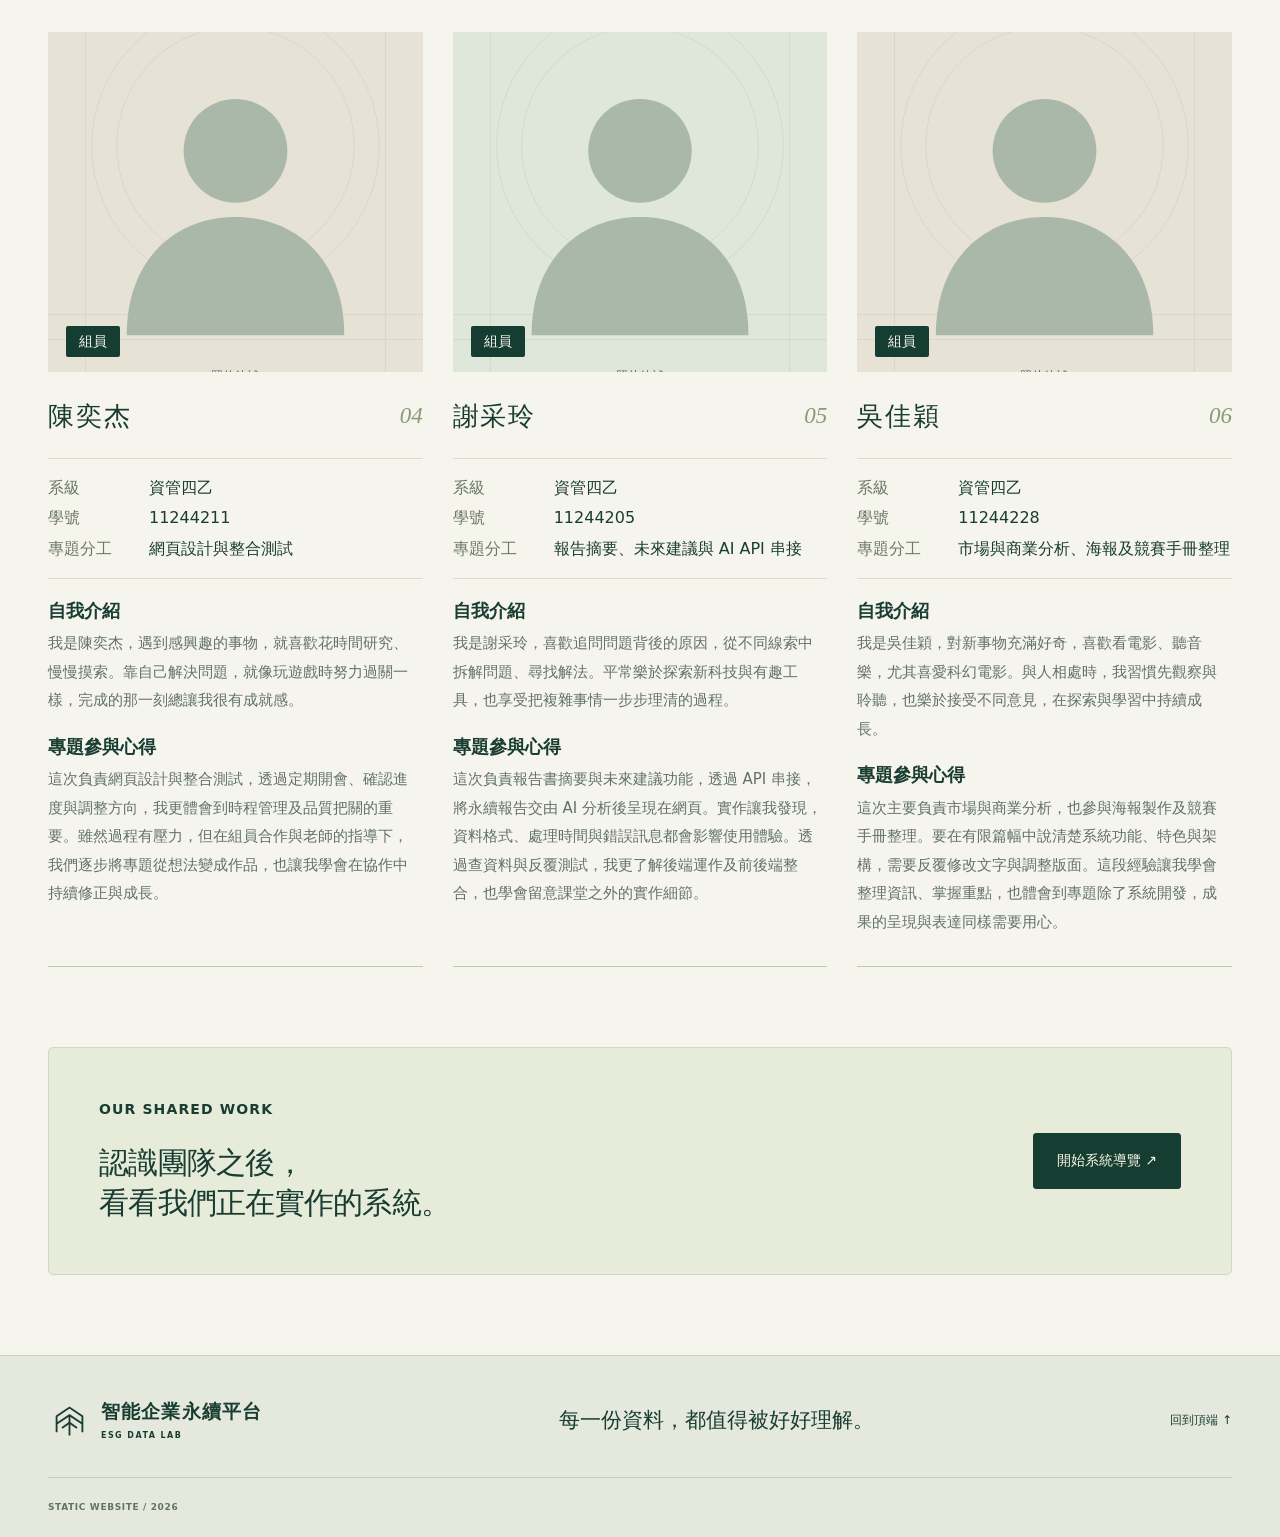
<file: team.htm>
<!doctype html>
<html lang="zh-Hant">
  <head>
    <meta charset="utf-8">
    <meta name="viewport" content="width=device-width,initial-scale=1">
    <meta name="description" content="智能企業永續平台：以永續金融為核心，結合生成式 AI、MySQL 與 Power BI 的發展構想，從資料整理出發，逐步連結 ESG 指標管理與決策支援。">
    <meta name="theme-color" content="#173d32">
    <title>組員資料｜智能企業永續平台 ESG DATA LAB</title>
    <link rel="icon" href="assets/favicon.svg" type="image/svg+xml">
    <link rel="stylesheet" href="assets/style.css">
    <script src="assets/site.js" defer></script>
  </head>
  <body id="top">
    <a class="skip-link" href="#main">跳至主要內容</a>
    <header class="site-header">
      <div class="nav-shell">
        <a class="brand" href="index.htm">
          <svg viewBox="0 0 40 40" aria-hidden="true">
            <path d="M8 31V16L20 8l12 8v15M8 23l12-8 12 8M20 15v19"/>
            <path d="M13 27l7-5 7 5"/>
          </svg>
          <span>智能企業永續平台<span class="brand-en">ESG DATA LAB</span></span>
        </a>
        <button class="menu-toggle" type="button" aria-controls="site-nav" aria-expanded="false">選單 <span>＋</span></button>
        <nav id="site-nav" aria-label="主選單">
          <a href="index.htm">專題簡介</a>
          <a href="team.htm" aria-current="page">組員資料</a>
          <a href="system01.htm">系統展示</a>
          <a class="nav-cta" href="system01.htm">探索系統 <span aria-hidden="true">↗</span></a>
        </nav>
      </div>
    </header>
    <main id="main">
      <section class="page-hero wrap team-hero">
        <p class="eyebrow">THE PEOPLE BEHIND THE DATA</p>
        <div class="page-hero-grid">
          <h1>一起，讓資料<br><em>走得更遠。</em></h1>
          <div>
            <p>組員資料</p>
            <p>以永續金融為共同關注，結合資料管理、<br>AI 與網頁實作，探索 ESG 資訊的應用。</p>
            <div class="team-count">
              <b>06</b>
              <span>位組員<br>一個共同的專題</span>
            </div>
          </div>
        </div>
      </section>
      <section class="wrap team-section">
        <div class="editorial-note"><span>團隊介紹</span><p>已收錄六位組員的專題心得，並依提供內容精簡呈現；標示「待補」的資料與個人照片，待本人補充。</p>
        </div>
        <div class="team-grid">
          <article class="member-card">
          <div class="portrait"><img src="assets/member-01.svg" alt="吳純文的個人照片待補" loading="lazy"><span class="member-role">組長</span></div>
          <div class="member-info">
            <div class="member-name"><h2>吳純文</h2><span>01</span></div>
            <dl class="member-meta"><div><dt>系級</dt><dd>資管四乙</dd></div><div><dt>學號</dt><dd>11244261</dd></div><div><dt>專題分工</dt><dd>團隊統籌與專題方向討論</dd></div></dl>
            <div class="member-text"><h3>自我介紹</h3><p>我是吳純文，個性活潑、開朗，也很有責任心。喜歡用笑聲與熱情帶給身邊的人好心情，希望在團隊中發揮凝聚大家的力量，一起完成有趣且實用的作品。</p><h3>專題參與心得</h3><p>這次擔任組長，最大的挑戰是前期的主題構想。面對快速發展的科技，我學習跳脫原本較保守的思考方式，聆聽組員提出的不同想法。透過討論與彼此互補，我們逐步確立專題方向，也讓我體會到，帶領團隊需要整合意見，讓每個人的長處都能發揮。</p></div>
          </div>
        </article>
<article class="member-card">
          <div class="portrait"><img src="assets/member-02.svg" alt="李冠勳的個人照片待補" loading="lazy"><span class="member-role">組員</span></div>
          <div class="member-info">
            <div class="member-name"><h2>李冠勳</h2><span>02</span></div>
            <dl class="member-meta"><div><dt>系級</dt><dd>資管四乙</dd></div><div><dt>學號</dt><dd>11244208</dd></div><div><dt>專題分工</dt><dd>AI 資料整理與 MySQL 匯入系統開發、專題介紹網站製作</dd></div></dl>
            <div class="member-text"><h3>自我介紹</h3><p>平時熱衷於研究大型語言模型（LLM）應用與 API 串接技術、全端系統開發及資料視覺化呈現。喜歡探索如何透過數位工具與 AI 技術，將繁瑣的資料處理流程自動化，解決企業實務上的作業痛點。</p><h3>專題參與心得</h3><p>這次專題讓我理解，永續資料整理需要釐清年度、單位、組織範圍及實績與目標，才能支援可靠的分析。在規劃上傳、AI 檢查、人工修改與資料庫匯入流程時，我也學會從使用者需求思考系統。透過團隊討論與反覆修正，我更了解前後端、資料庫與 Power BI 如何銜接，也體會到資料品質與來源追溯的重要性。</p></div>
          </div>
        </article>
<article class="member-card">
          <div class="portrait"><img src="assets/member-03.svg" alt="陳星妤的個人照片待補" loading="lazy"><span class="member-role">組員</span></div>
          <div class="member-info">
            <div class="member-name"><h2>陳星妤</h2><span>03</span></div>
            <dl class="member-meta"><div><dt>系級</dt><dd>資管四乙</dd></div><div><dt>學號</dt><dd>11244241</dd></div><div><dt>專題分工</dt><dd>MySQL 與 Power BI 整合、資料轉換</dd></div></dl>
            <div class="member-text"><h3>自我介紹</h3><p>我是陳星妤，個性隨和，樂於接受新想法。平常喜歡研究技術與自動化工具，享受把複雜事情變簡單的過程，也習慣聆聽不同意見，與團隊一起學習、進步。</p><h3>專題參與心得</h3><p>在 MySQL 與 Power BI 的整合過程中，我學習修改 SQL 語法、運用 Power Query 轉換欄位，並比較不同資料連線模式的適用情境。從資料庫到 ESG 儀表板的實作，讓我更了解跨平台資料流程，也體會到資料更新需求與系統效能之間需要取得平衡。</p></div>
          </div>
        </article>
<article class="member-card">
          <div class="portrait"><img src="assets/member-04.svg" alt="陳奕杰的個人照片待補" loading="lazy"><span class="member-role">組員</span></div>
          <div class="member-info">
            <div class="member-name"><h2>陳奕杰</h2><span>04</span></div>
            <dl class="member-meta"><div><dt>系級</dt><dd>資管四乙</dd></div><div><dt>學號</dt><dd>11244211</dd></div><div><dt>專題分工</dt><dd>網頁設計與整合測試</dd></div></dl>
            <div class="member-text"><h3>自我介紹</h3><p>我是陳奕杰，遇到感興趣的事物，就喜歡花時間研究、慢慢摸索。靠自己解決問題，就像玩遊戲時努力過關一樣，完成的那一刻總讓我很有成就感。</p><h3>專題參與心得</h3><p>這次負責網頁設計與整合測試，透過定期開會、確認進度與調整方向，我更體會到時程管理及品質把關的重要。雖然過程有壓力，但在組員合作與老師的指導下，我們逐步將專題從想法變成作品，也讓我學會在協作中持續修正與成長。</p></div>
          </div>
        </article>
<article class="member-card">
          <div class="portrait"><img src="assets/member-05.svg" alt="謝采玲的個人照片待補" loading="lazy"><span class="member-role">組員</span></div>
          <div class="member-info">
            <div class="member-name"><h2>謝采玲</h2><span>05</span></div>
            <dl class="member-meta"><div><dt>系級</dt><dd>資管四乙</dd></div><div><dt>學號</dt><dd>11244205</dd></div><div><dt>專題分工</dt><dd>報告摘要、未來建議與 AI API 串接</dd></div></dl>
            <div class="member-text"><h3>自我介紹</h3><p>我是謝采玲，喜歡追問問題背後的原因，從不同線索中拆解問題、尋找解法。平常樂於探索新科技與有趣工具，也享受把複雜事情一步步理清的過程。</p><h3>專題參與心得</h3><p>這次負責報告書摘要與未來建議功能，透過 API 串接，將永續報告交由 AI 分析後呈現在網頁。實作讓我發現，資料格式、處理時間與錯誤訊息都會影響使用體驗。透過查資料與反覆測試，我更了解後端運作及前後端整合，也學會留意課堂之外的實作細節。</p></div>
          </div>
        </article>
<article class="member-card">
          <div class="portrait"><img src="assets/member-06.svg" alt="吳佳穎的個人照片待補" loading="lazy"><span class="member-role">組員</span></div>
          <div class="member-info">
            <div class="member-name"><h2>吳佳穎</h2><span>06</span></div>
            <dl class="member-meta"><div><dt>系級</dt><dd>資管四乙</dd></div><div><dt>學號</dt><dd>11244228</dd></div><div><dt>專題分工</dt><dd>市場與商業分析、海報及競賽手冊整理</dd></div></dl>
            <div class="member-text"><h3>自我介紹</h3><p>我是吳佳穎，對新事物充滿好奇，喜歡看電影、聽音樂，尤其喜愛科幻電影。與人相處時，我習慣先觀察與聆聽，也樂於接受不同意見，在探索與學習中持續成長。</p><h3>專題參與心得</h3><p>這次主要負責市場與商業分析，也參與海報製作及競賽手冊整理。要在有限篇幅中說清楚系統功能、特色與架構，需要反覆修改文字與調整版面。這段經驗讓我學會整理資訊、掌握重點，也體會到專題除了系統開發，成果的呈現與表達同樣需要用心。</p></div>
          </div>
        </article>
        </div>
      </section>
      <section class="wrap next-banner">
        <div>
          <p class="eyebrow">OUR SHARED WORK</p>
          <h2>認識團隊之後，<br>看看我們正在實作的系統。</h2>
        </div>
        <a class="button primary" href="system01.htm">開始系統導覽 ↗</a>
      </section>
    </main>
    <footer class="site-footer">
      <div class="footer-top">
        <a class="brand" href="index.htm">
          <svg viewBox="0 0 40 40" aria-hidden="true">
            <path d="M8 31V16L20 8l12 8v15M8 23l12-8 12 8M20 15v19"/>
            <path d="M13 27l7-5 7 5"/>
          </svg>
          <span>智能企業永續平台<span class="brand-en">ESG DATA LAB</span></span>
        </a>
        <p>每一份資料，都值得被好好理解。</p>
        <a href="#top">回到頂端 ↑</a>
      </div>
      <div class="footer-bottom">
        <span>STATIC WEBSITE / 2026</span>
      </div>
    </footer>
    <dialog id="image-dialog" aria-labelledby="image-title">
      <div class="dialog-toolbar">
        <p id="image-title">系統畫面</p>
        <button type="button" id="close-image" aria-label="關閉放大畫面">關閉 ×</button>
      </div>
      <img id="expanded-image" alt="">
    </dialog>
  </body>
</html>
</file>
<file: assets/style.css>
@charset "UTF-8";
:root {
  --ink:#193d32;
  --forest:#153d31;
  --paper:#f6f5ed;
  --line:#d7dcd0;
  --muted:#627268;
  --lime:#d9ed9d;
  --pale:#e9eee3;
  --white:#fffef8;
  --serif:"Noto Serif TC","PMingLiU",serif;
  --sans:"Microsoft JhengHei","PingFang TC",system-ui,sans-serif
}

* {
  box-sizing:border-box
}

html {
  scroll-behavior:smooth;
  scroll-padding-top:100px
}

body {
  margin:0;
  color:var(--ink);
  background:var(--paper);
  font-family:var(--sans);
  font-size:16px;
  line-height:1.85
}

a {
  color:inherit;
  text-decoration:none
}

button {
  font:inherit;
  color:inherit;
  cursor:pointer
}

img {
  display:block;
  max-width:100%
}

button,a,input {
  touch-action:manipulation
}

button:focus-visible,a:focus-visible,summary:focus-visible {
  outline:3px solid #687d28;
  outline-offset:5px
}

h1,h2,h3,p,figure {
  margin:0
}

h1,h2,h3 {
  line-height:1.35
}

h1 {
  font-weight:600;
  letter-spacing:-.045em
}

h2 {
  font-weight:500;
  letter-spacing:-.025em;
  font-size:clamp(30px,3.15vw,46px)
}

h3 {
  font-size:21px;
  font-weight:600
}

p+p {
  margin-top:18px
}

em {
  font-family:var(--serif);
  font-style:normal;
  color:#58754d
}

ul {
  padding-left:20px
}

.wrap {
  width:min(1240px,calc(100% - 96px));
  margin-inline:auto
}

.section {
  padding-top:105px;
  padding-bottom:105px
}

.eyebrow,.micro,.section-label,.brand-en,.hero-footnote,.tour-index,.footer-bottom {
  font-family:var(--sans);
  font-size:11px;
  letter-spacing:.15em;
  font-weight:600
}

.eyebrow {
  margin-bottom:22px;
  display:flex;
  align-items:center;
  gap:10px
}

.tiny-dot {
  display:inline-block;
  width:7px;
  height:7px;
  border-radius:50%;
  background:#7b9446;
  flex:none
}

.micro {
  font-size:9px
}

.small {
  font-size:13px
}

.muted {
  color:var(--muted)
}

.sr-only {
  position:absolute;
  width:1px;
  height:1px;
  overflow:hidden;
  clip:rect(0,0,0,0);
  white-space:nowrap
}

.skip-link {
  position:fixed;
  z-index:100;
  left:15px;
  top:-100px;
  background:var(--lime);
  padding:10px 18px
}

.skip-link:focus {
  top:10px
}

.site-header {
  position:sticky;
  top:0;
  z-index:30;
  background:rgba(246,245,237,.97);
  border-bottom:1px solid var(--line)
}

.nav-shell {
  width:min(1340px,calc(100% - 64px));
  margin:auto;
  display:flex;
  align-items:center;
  justify-content:space-between;
  min-height:90px
}

.brand {
  display:flex;
  align-items:center;
  gap:10px;
  line-height:1.2;
  font-size:24px;
  font-weight:700;
  letter-spacing:.14em;
  flex:none
}

.brand svg {
  width:43px;
  height:43px;
  fill:none;
  stroke:currentColor;
  stroke-width:1.7
}

.brand-en {
  display:block;
  font-size:8px;
  letter-spacing:.18em;
  margin-top:8px
}

.site-header nav {
  display:flex;
  align-items:center;
  gap:38px;
  font-size:14px
}

.site-header nav>a {
  position:relative
}

.site-header nav>a:not(.nav-cta):after {
  content:"";
  position:absolute;
  bottom:-9px;
  left:0;
  width:0;
  height:2px;
  background:var(--forest);
  transition:width .2s
}

.site-header nav>a:hover:after,.site-header nav>a[aria-current]:after {
  width:100%
}

.nav-cta {
  border:1px solid #abb7a8;
  border-radius:4px;
  padding:9px 17px;
  display:flex;
  gap:30px
}

.nav-cta:hover {
  background:var(--pale)
}

.menu-toggle {
  display:none
}

.button {
  padding:14px 23px;
  display:inline-flex;
  align-items:center;
  justify-content:space-between;
  gap:36px;
  font-size:14px;
  border:1px solid var(--forest);
  border-radius:3px;
  transition:transform .2s,background .2s
}

.button:hover {
  transform:translateY(-3px)
}

.primary {
  background:var(--forest);
  color:#f9f9e9
}

.primary:hover {
  background:#2a5543
}

.text-link {
  display:inline-flex;
  gap:15px;
  align-items:center;
  font-size:14px;
  border-bottom:1px solid #9da995;
  padding-bottom:4px
}

.text-link:hover {
  color:#5c743e
}

.hero {
  min-height:670px;
  display:grid;
  grid-template-columns:1.04fr 1fr;
  align-items:center;
  gap:32px;
  padding-top:62px;
  padding-bottom:54px
}

.hero h1 {
  font-size:clamp(44px,4.75vw,70px);
  line-height:1.3;
  white-space:nowrap
}

.hero h1>span {
  font-family:var(--serif);
  font-weight:500
}

.hero-description {
  font-size:17px;
  font-weight:600;
  margin-top:30px
}

.hero-body {
  font-size:15px;
  color:var(--muted);
  line-height:1.95;
  margin-top:12px
}

.hero-actions {
  display:flex;
  align-items:center;
  gap:25px;
  margin-top:33px
}

.hero-footnote {
  font-size:9px;
  letter-spacing:.07em;
  display:flex;
  justify-content:space-between;
  gap:12px;
  margin-top:64px;
  color:#6c7868;
  padding-top:18px;
  border-top:1px solid var(--line)
}

.data-garden {
  position:relative;
  height:540px;
  isolation:isolate;
  background:radial-gradient(ellipse at center,#e1e8ce55,transparent 70%)
}

.art-grid {
  position:absolute;
  inset:30px 0;
  background-image:radial-gradient(#64765655 .75px,transparent .75px);
  background-size:19px 19px;
  mask-image:radial-gradient(ellipse,black 30%,transparent 73%)
}

.orbital {
  position:absolute;
  width:100%;
  height:100%;
  stroke:#9eae8c;
  stroke-width:.8;
  opacity:.7
}

.orbital>circle:last-child,.orbit-dot {
  fill:#748d4a;
  stroke:none
}

.orbit-dot {
  animation:orbitPulse 4s ease-in-out infinite
}

.source-ticket {
  position:absolute;
  width:205px;
  top:38px;
  left:13px;
  background:#e8ebdc;
  border:1px solid #c8d0bd;
  border-radius:7px;
  padding:24px;
  transform:rotate(-9deg);
  box-shadow:0 12px 30px #163f3110
}

.source-ticket strong {
  font-size:13px;
  display:block;
  margin-top:12px
}

.file-tags {
  display:flex;
  gap:7px;
  margin-top:17px
}

.file-tags span {
  font-size:12px;
  padding:0 9px;
  border:1px solid #bec7ac;
  border-radius:3px;
  background:#f3f4e9
}

.messy-lines {
  margin-top:18px
}

.messy-lines i {
  display:block;
  height:5px;
  background:#c6ceb6;
  width:100%;
  margin-top:7px
}

.messy-lines i:nth-child(2) {
  width:60%
}

.messy-lines i:nth-child(3) {
  width:85%
}

.clean-ticket {
  position:absolute;
  width:350px;
  right:10px;
  top:159px;
  background:#fffef7;
  border:1px solid #c4cdb8;
  border-radius:8px;
  box-shadow:0 25px 50px #21432e17;
  transform:rotate(4deg);
  animation:floatCard 7s ease-in-out infinite
}

.ticket-top {
  font-size:11px;
  border-bottom:1px solid #d9ddce;
  padding:14px 19px;
  display:flex;
  align-items:center;
  gap:8px
}

.ticket-top>span:last-child {
  margin-left:auto
}

.ticket-body {
  padding:24px
}

.ticket-body h2 {
  font-size:33px;
  font-family:var(--serif);
  margin:10px 0 24px
}

.mini-table {
  display:grid;
  grid-template-columns:1.6fr 1fr 1fr;
  font-size:9px;
  line-height:1.5
}

.mini-table>* {
  border-bottom:1px solid #e0e4d8;
  padding:9px 5px
}

.mini-table>span {
  background:#eaf0de;
  color:#556447
}

.mini-table>b {
  font-weight:400
}

.verified-line {
  display:flex;
  justify-content:space-between;
  font-size:10px;
  margin-top:16px
}

.verified-line>span:first-child {
  color:#536c32
}

.art-stamp {
  position:absolute;
  bottom:16px;
  left:22px;
  border-radius:50%;
  width:108px;
  height:108px;
  background:var(--lime);
  display:flex;
  flex-direction:column;
  align-items:center;
  justify-content:center;
  border:1px solid #a6b97b;
  transform:rotate(-13deg)
}

.art-stamp span {
  font-size:8px;
  letter-spacing:.14em
}

.art-stamp strong {
  font-size:33px;
  font-weight:400;
  line-height:1.2
}

.art-caption {
  position:absolute;
  right:10px;
  bottom:-15px;
  font-size:10px;
  letter-spacing:.07em;
  color:var(--muted)
}

@keyframes floatCard {
  50% {
    transform:translateY(-9px) rotate(2deg)
  }
}

@keyframes orbitPulse {
  50% {
    opacity:.2
  }
}

.flow-strip {
  background:var(--forest);
  color:#dce6d5;
  font-size:13px
}

.flow-strip>.wrap {
  display:flex;
  gap:27px;
  align-items:center;
  justify-content:space-between;
  padding-block:22px
}

.flow-strip>.wrap>span:first-child {
  font-size:9px;
  letter-spacing:.14em;
  color:#c6dd95
}

.flow-strip i {
  font-style:normal;
  color:#acc285
}

.section-label {
  display:flex;
  justify-content:space-between;
  font-size:10px;
  letter-spacing:.13em;
  padding-bottom:19px;
  border-bottom:1px solid var(--line);
  margin-bottom:50px
}

.origin-layout {
  display:grid;
  grid-template-columns:1fr 1.3fr;
  gap:100px
}

.origin-layout>h2 {
  font-size:clamp(38px,4.3vw,62px);
  line-height:1.45
}

.origin-copy>p {
  font-size:15px;
  color:var(--muted)
}

.origin-copy>.lead {
  font-size:21px;
  color:var(--ink);
  margin-bottom:25px
}

.problem-list {
  margin-top:30px
}

.problem-list>div {
  display:flex;
  gap:22px;
  border-top:1px solid var(--line);
  padding:18px 0
}

.problem-list>div>span {
  font-family:Georgia,serif;
  color:#718458;
  font-style:italic
}

.problem-list p {
  font-size:13px;
  color:var(--muted)
}

.problem-list b {
  display:block;
  font-size:15px;
  color:var(--ink);
  margin-bottom:3px
}

.features-section {
  background:var(--pale)
}

.section-intro {
  display:flex;
  justify-content:space-between;
  align-items:end;
  gap:60px;
  margin-bottom:40px
}

.section-intro>p {
  font-size:14px;
  color:var(--muted)
}

.feature-grid {
  display:grid;
  grid-template-columns:1.2fr 1fr 1fr;
  gap:1px;
  background:#cad3c1;
  border:1px solid #cad3c1
}

.feature-grid>article {
  background:var(--pale);
  padding:32px
}

.feature-grid>article.feature-main {
  grid-row:span 2;
  background:var(--forest);
  color:var(--paper);
  display:flex;
  flex-direction:column
}

.feature-number {
  font-size:10px;
  letter-spacing:.12em
}

.feature-grid h3 {
  margin:20px 0 12px;
  font-size:21px
}

.feature-grid p {
  font-size:14px;
  color:#65725b
}

.feature-grid .feature-main p {
  color:#c9d4bd
}

.feature-symbol {
  font-size:85px;
  font-weight:300;
  color:var(--lime);
  line-height:1.7
}

.feature-main .text-link {
  align-self:flex-start;
  margin-top:28px;
  color:var(--lime)
}

.demo-layout {
  display:grid;
  grid-template-columns:1fr 1.2fr;
  gap:80px;
  align-items:center
}

.demo-layout>div>p {
  color:var(--muted);
  font-size:14px;
  margin-top:22px
}

.segmented {
  display:inline-flex;
  padding:4px;
  background:#e6e9df;
  border:1px solid var(--line);
  border-radius:4px;
  margin-top:27px
}

.segmented button {
  border:0;
  background:transparent;
  padding:9px 20px;
  border-radius:3px;
  font-size:13px
}

.segmented button.selected {
  background:var(--forest);
  color:white
}

.demo-table-wrap {
  border:1px solid var(--line);
  border-radius:6px;
  background:var(--white);
  box-shadow:14px 14px 0 #e9eddf;
  overflow:hidden
}

.demo-top {
  display:flex;
  gap:8px;
  align-items:center;
  padding:19px;
  font-size:12px;
  border-bottom:1px solid var(--line)
}

.demo-top>.micro {
  margin-left:auto;
  color:var(--muted)
}

.demo-table {
  width:100%;
  border-collapse:collapse;
  font-size:12px;
  line-height:1.5
}

.demo-table th,.demo-table td {
  padding:18px 15px;
  border-bottom:1px solid #e5e8dd;
  text-align:left;
  white-space:nowrap;
  font-weight:400
}

.demo-table thead {
  background:#f0f3e9
}

.demo-table tbody td:last-child {
  color:#83683c
}

.demo-table-wrap.cleaned tbody td:last-child {
  color:#326c46
}

.demo-table-wrap>p#demo-caption {
  font-size:11px;
  margin:0;
  padding:18px 20px;
  background:#fafaf2;
  color:var(--muted)
}

.contribution {
  background:var(--forest);
  color:var(--paper)
}

.contribution .section-label {
  border-color:#466353;
  color:#c7d6ba
}

.contribution-grid {
  display:grid;
  grid-template-columns:1fr 1fr;
  gap:70px;
  margin-top:50px
}

.contribution-grid>article+article {
  border-left:1px solid #44614e;
  padding-left:70px
}

.contribution-icon {
  font-size:44px;
  color:var(--lime)
}

.contribution-grid .eyebrow {
  margin:25px 0 10px;
  color:var(--lime);
  font-size:9px
}

.contribution-grid h3 {
  font-size:29px;
  margin-bottom:18px
}

.contribution-grid p,.contribution-grid li {
  font-size:14px;
  color:#d0d9ca
}

.contribution-grid li {
  margin-bottom:10px
}

.contribution-grid .contribution-note {
  font-size:11px;
  border-top:1px solid #466353;
  margin-top:25px;
  padding-top:18px;
  color:#b7c5ae
}

.journey-links {
  display:grid;
  grid-template-columns:repeat(4,1fr);
  gap:20px
}

.journey-links>a {
  padding:25px 5px;
  border-top:1px solid #aab69c;
  transition:transform .2s
}

.journey-links>a:hover {
  transform:translateY(-6px)
}

.journey-links>a>span:first-child {
  font-size:42px;
  font-family:Georgia,serif;
  font-style:italic;
  color:#7b9062
}

.journey-links h3 {
  margin:18px 0;
  font-size:19px
}

.journey-links>a>span:last-child {
  font-size:12px;
  color:var(--muted)
}

.page-hero {
  padding-top:64px;
  padding-bottom:55px
}

.page-hero .eyebrow {
  font-size:10px
}

.page-hero-grid {
  display:grid;
  grid-template-columns:1.3fr 1fr;
  gap:80px;
  align-items:end
}

.page-hero h1 {
  font-size:clamp(38px,4.1vw,60px);
  line-height:1.45
}

.page-hero-grid>div>p {
  font-size:14px;
  color:var(--muted)
}

.tour-index {
  font-size:38px!important;
  line-height:1.3;
  color:var(--ink)!important;
  letter-spacing:-.02em;
  font-weight:400;
  margin-bottom:15px
}

.tour-index span {
  font-size:16px;
  color:#8b9781
}

.step-nav {
  display:grid;
  grid-template-columns:repeat(4,1fr);
  border:1px solid var(--line);
  border-radius:4px;
  overflow:hidden
}

.step-nav>a {
  padding:17px 22px;
  display:flex;
  align-items:center;
  gap:12px;
  font-size:13px;
  border-right:1px solid var(--line);
  background:#f0f2e7
}

.step-nav>a:last-child {
  border:0
}

.step-nav>a>span:first-child {
  color:#7d8b67;
  font-size:11px
}

.step-nav>a>span:last-child {
  margin-left:auto
}

.step-nav>a[aria-current] {
  background:var(--forest);
  color:var(--white)
}

.step-nav>a[aria-current]>span {
  color:var(--lime)
}

.step-nav>a:hover:not([aria-current]) {
  background:#e4e9d8
}

.tour-layout {
  display:grid;
  grid-template-columns:.85fr 1.2fr;
  gap:70px;
  align-items:start
}

.tour-copy>p {
  font-size:14px;
  color:var(--muted);
  margin-top:22px
}

.tour-copy .eyebrow {
  margin-top:0;
  color:var(--muted)
}

.numbered-list {
  list-style:none;
  margin:30px 0 0;
  padding:0
}

.numbered-list li {
  display:flex;
  gap:18px;
  padding:20px 0;
  border-top:1px solid var(--line)
}

.numbered-list li>span {
  flex:none;
  display:flex;
  align-items:center;
  justify-content:center;
  width:26px;
  height:26px;
  background:#e1e8d5;
  border-radius:50%;
  font-size:11px;
  margin-top:2px
}

.numbered-list h3 {
  font-size:17px
}

.numbered-list p {
  font-size:13px;
  color:var(--muted);
  margin-top:7px
}

.tip {
  padding:19px 22px;
  background:#e9eddf;
  border-left:2px solid #7d9561;
  margin-top:26px
}

.tip b {
  font-size:13px
}

.tip p {
  font-size:12px;
  color:var(--muted);
  margin-top:7px
}

.screen-figure {
  margin:0;
  min-width:0
}

.screen-bar {
  border:1px solid #c4cec2;
  border-bottom:0;
  background:#e1e7dc;
  padding:12px 17px;
  display:flex;
  align-items:center;
  gap:18px;
  border-radius:7px 7px 0 0;
  font-size:9px;
  letter-spacing:.06em;
  color:#5a6b5b
}

.screen-bar>span:last-child {
  margin-left:auto
}

.window-dots {
  color:#8e9d86;
  letter-spacing:2px
}

.screen-open {
  display:block;
  position:relative;
  border:1px solid #c4cec2;
  padding:0;
  background:#f2f5f9;
  width:100%;
  border-radius:0 0 7px 7px;
  overflow:hidden
}

.screen-open img {
  width:100%;
  height:auto;
  transition:filter .2s
}

.screen-open:hover img {
  filter:brightness(.96)
}

.zoom-hint {
  position:absolute;
  right:14px;
  bottom:14px;
  background:#173d32ed;
  color:#f5f6ea;
  padding:7px 14px;
  border:1px solid #769266;
  font-size:11px;
  border-radius:3px;
  opacity:0;
  transform:translateY(5px);
  transition:.2s
}

.screen-open:hover .zoom-hint,.screen-open:focus-visible .zoom-hint {
  opacity:1;
  transform:translateY(0)
}

figcaption {
  color:var(--muted);
  font-size:11px;
  margin-top:14px;
  line-height:1.8
}

.long-shot .screen-open {
  max-height:760px;
  overflow:auto
}

.long-shot .screen-open img {
  width:100%
}

.soft-section {
  padding:65px 0;
  background:#e9eee3
}

.detail-grid {
  display:grid;
  grid-template-columns:repeat(3,1fr);
  gap:50px
}

.detail-grid .eyebrow {
  font-size:9px;
  color:#657b4f;
  margin-bottom:16px
}

.detail-grid h3 {
  margin-bottom:14px
}

.detail-grid p {
  font-size:14px;
  color:var(--muted)
}

.detail-grid article+article {
  padding-left:30px;
  border-left:1px solid #cbd5c3
}

.insight-panel {
  display:grid;
  grid-template-columns:1fr 1.2fr;
  gap:80px;
  padding:50px 56px;
  background:var(--forest);
  color:var(--paper);
  margin-bottom:70px;
  border-radius:6px
}

.insight-panel p {
  font-size:14px;
  color:#cbd8c1
}

.insight-panel .eyebrow {
  font-size:10px;
  color:var(--lime)
}

.outline-tag {
  display:inline-block;
  font-size:9px;
  border:1px solid #5c7656;
  border-radius:3px;
  padding:7px 11px;
  margin-top:23px;
  margin-right:5px;
  color:var(--lime)
}

.wide-tour-head {
  display:grid;
  grid-template-columns:1fr 1fr;
  gap:80px;
  margin-bottom:37px;
  align-items:end
}

.wide-tour-head>p {
  font-size:14px;
  color:var(--muted)
}

.edit-details {
  margin-top:50px
}

.secondary-tour {
  display:grid;
  grid-template-columns:.85fr 1.2fr;
  gap:70px;
  align-items:center
}

.secondary-tour>div>p {
  font-size:14px;
  color:var(--muted);
  margin-top:20px
}

.secondary-tour>div>.eyebrow {
  margin-top:0
}

.bi-panel {
  display:grid;
  grid-template-columns:1fr .8fr;
  gap:110px;
  align-items:center
}

.status-tag {
  display:inline-block;
  padding:6px 13px;
  font-size:11px;
  border:1px solid #d2c9a5;
  background:#eee9d7;
  color:#72623c;
  border-radius:3px;
  margin-bottom:24px
}

.bi-panel p {
  font-size:14px;
  color:var(--muted);
  margin-top:25px
}

.architecture {
  text-align:center
}

.architecture>div {
  padding:18px;
  background:#e7eddf;
  border:1px solid #c1cfb3;
  border-radius:4px;
  display:flex;
  flex-direction:column
}

.architecture small {
  font-size:10px;
  letter-spacing:.1em;
  color:#6b8052
}

.architecture b {
  font-size:20px;
  font-weight:500
}

.architecture div>span {
  font-size:12px;
  color:var(--muted)
}

.architecture>.future-node {
  background:transparent;
  border:1px dashed #a7b194
}

.architecture>span {
  display:block;
  height:35px;
  color:#8a9b75
}

.system-pagination {
  border-top:1px solid var(--line);
  display:flex;
  justify-content:space-between;
  align-items:center;
  padding-block:35px 55px
}

.system-pagination>a:first-child {
  font-size:13px;
  color:var(--muted)
}

.system-pagination>a:last-child {
  font-size:24px
}

.system-pagination small {
  display:block;
  font-size:9px;
  letter-spacing:.16em;
  color:var(--muted)
}

.team-hero {
  padding-bottom:65px
}

.team-count {
  display:flex;
  align-items:center;
  gap:20px;
  border-top:1px solid var(--line);
  margin-top:27px;
  padding-top:12px
}

.team-count b {
  font-family:Georgia,serif;
  font-size:55px;
  font-weight:400;
  font-style:italic;
  line-height:1.2
}

.team-count span {
  font-size:12px;
  color:var(--muted)
}

.team-section {
  padding-bottom:80px
}

.editorial-note {
  background:#e9eddf;
  padding:17px 23px;
  border:1px solid #d7decc;
  display:flex;
  gap:24px;
  align-items:center;
  margin-bottom:35px;
  font-size:12px
}

.editorial-note>span {
  white-space:nowrap;
  font-size:11px;
  border:1px solid #b2c09c;
  border-radius:3px;
  padding:3px 9px
}

.editorial-note>p {
  color:var(--muted)
}

.team-grid {
  display:grid;
  grid-template-columns:repeat(3,1fr);
  gap:50px 30px
}

.member-card {
  border-bottom:1px solid #bdc8b6;
  padding-bottom:30px
}

.portrait {
  position:relative;
  overflow:hidden
}

.portrait img {
  width:100%;
  aspect-ratio:1.1;
  object-fit:cover
}

.member-role {
  position:absolute;
  bottom:15px;
  left:18px;
  padding:3px 13px;
  font-size:11px;
  background:var(--forest);
  color:var(--paper);
  border-radius:2px
}

.member-info {
  padding-top:23px
}

.member-name {
  display:flex;
  justify-content:space-between;
  align-items:center
}

.member-name>h2 {
  font-size:26px;
  letter-spacing:.07em
}

.member-name>span {
  font-family:Georgia,serif;
  font-style:italic;
  font-size:23px;
  color:#8a9976
}

.member-meta {
  font-size:12px;
  margin:20px 0;
  padding:14px 0;
  border-block:1px solid var(--line)
}

.member-meta>div {
  display:flex;
  gap:25px
}

.member-meta dt {
  width:64px;
  color:#6b7866
}

.member-meta dd {
  margin:0
}

.member-text h3 {
  font-size:14px;
  margin-top:20px;
  margin-bottom:6px
}

.member-text p {
  font-size:12px;
  color:var(--muted)
}

.next-banner {
  display:flex;
  justify-content:space-between;
  align-items:center;
  padding:50px;
  background:#e6ecd9;
  margin-bottom:80px;
  border:1px solid #cfd9c0;
  border-radius:5px
}

.next-banner h2 {
  font-size:30px
}

.site-footer {
  background:#e5e9dd;
  padding:43px max(48px,calc((100vw - 1240px)/2)) 22px;
  border-top:1px solid #cbd3bf
}

.footer-top {
  display:flex;
  justify-content:space-between;
  align-items:center;
  gap:25px;
  padding-bottom:35px
}

.footer-top>.brand {
  font-size:21px
}

.footer-top>p {
  font-family:var(--serif);
  font-size:21px
}

.footer-top>a:last-child {
  font-size:12px
}

.footer-bottom {
  font-size:9px;
  letter-spacing:.07em;
  border-top:1px solid #c5cebc;
  padding-top:21px;
  display:flex;
  justify-content:space-between;
  gap:20px;
  color:var(--muted)
}

#image-dialog {
  padding:0;
  border:1px solid #6b7a64;
  border-radius:6px;
  width:min(1200px,95vw);
  max-height:90vh;
  background:var(--paper);
  color:var(--ink)
}

#image-dialog::backdrop {
  background:#102c24dc;
  backdrop-filter:blur(5px)
}

.dialog-toolbar {
  display:flex;
  gap:20px;
  align-items:center;
  justify-content:space-between;
  padding:12px 20px;
  background:var(--paper);
  position:sticky;
  top:0;
  border-bottom:1px solid var(--line)
}

.dialog-toolbar p {
  font-size:12px
}

.dialog-toolbar button {
  font-size:12px;
  border:1px solid #a8b69a;
  background:var(--pale);
  padding:5px 15px;
  white-space:nowrap;
  border-radius:3px
}

#expanded-image {
  width:100%;
  height:auto
}

@media(min-width:1600px) {
  .hero {
    min-height:740px
  }
  .hero h1 {
    font-size:72px
  }
}

@media(max-width:1100px) {
  .wrap {
    width:calc(100% - 64px)
  }
  .hero {
    gap:15px
  }
  .hero h1 {
    font-size:50px
  }
  .hero-actions {
    gap:16px
  }
  .hero-actions .button {
    padding:12px 15px;
    gap:15px
  }
  .data-garden {
    height:510px
  }
  .clean-ticket {
    width:290px;
    top:170px;
    right:0
  }
  .source-ticket {
    left:0;
    width:185px
  }
  .ticket-body {
    padding:20px
  }
  .art-stamp {
    left:0;
    bottom:10px;
    width:90px;
    height:90px
  }
  .origin-layout {
    gap:65px
  }
  .feature-grid>article {
    padding:25px
  }
  .feature-grid h3 {
    font-size:19px
  }
  .demo-layout,.tour-layout,.secondary-tour {
    gap:40px
  }
  .page-hero-grid {
    gap:55px
  }
  .step-nav>a {
    padding:16px 14px
  }
  .contribution-grid {
    gap:40px
  }
  .contribution-grid>article+article {
    padding-left:40px
  }
  .bi-panel {
    gap:65px
  }
}

@media(max-width:850px) {
  .hero {
    grid-template-columns:1fr 1fr
  }
  .hero h1 {
    font-size:41px
  }
  .hero-description {
    font-size:14px
  }
  .hero-body {
    font-size:13px
  }
  .hero-actions {
    align-items:start;
    flex-direction:column;
    gap:18px
  }
  .hero-footnote {
    margin-top:30px;
    flex-direction:column;
    gap:3px
  }
  .data-garden {
    height:500px
  }
  .source-ticket {
    width:160px;
    padding:18px;
    top:35px
  }
  .source-ticket strong {
    font-size:11px
  }
  .clean-ticket {
    width:250px;
    top:170px
  }
  .ticket-body h2 {
    font-size:28px
  }
  .ticket-body {
    padding:15px
  }
  .art-stamp {
    width:76px;
    height:76px;
    bottom:0
  }
  .art-stamp span {
    font-size:6px
  }
  .flow-strip>.wrap {
    gap:13px;
    flex-wrap:wrap;
    font-size:11px
  }
  .flow-strip>.wrap>span:first-child {
    width:100%
  }
  .section {
    padding-block:70px
  }
  .section-label {
    margin-bottom:35px
  }
  .origin-layout {
    gap:40px
  }
  .origin-layout>h2 {
    font-size:40px
  }
  .feature-grid {
    grid-template-columns:1fr 1fr
  }
  .feature-grid>article.feature-main {
    grid-column:span 2;
    grid-row:auto
  }
  .feature-symbol {
    display:none
  }
  .feature-main .text-link {
    margin-top:20px
  }
  .section-intro {
    gap:35px
  }
  .demo-layout {
    gap:35px;
    grid-template-columns:1fr
  }
  .demo-table-wrap {
    max-width:650px
  }
  .page-hero-grid {
    gap:25px
  }
  .page-hero h1 {
    font-size:40px
  }
  .step-nav>a {
    font-size:11px;
    gap:7px;
    padding:14px 10px
  }
  .tour-layout,.secondary-tour {
    grid-template-columns:1fr 1.1fr;
    gap:30px
  }
  .tour-copy h2,.secondary-tour h2 {
    font-size:30px
  }
  .numbered-list {
    margin-top:20px
  }
  .numbered-list li {
    gap:10px
  }
  .tour-layout .screen-figure {
    position:sticky;
    top:110px
  }
  .detail-grid {
    gap:25px
  }
  .detail-grid article+article {
    padding-left:20px
  }
  .insight-panel {
    padding:35px;
    gap:30px
  }
  .insight-panel h2 {
    font-size:31px
  }
  .bi-panel {
    gap:40px;
    grid-template-columns:1fr 1fr
  }
  .team-grid {
    grid-template-columns:repeat(2,1fr)
  }
  .journey-links {
    grid-template-columns:repeat(2,1fr);
    gap:20px 30px
  }
  .footer-top>p {
    font-size:16px
  }
  .site-header nav {
    gap:25px
  }
  .site-header .nav-cta {
    display:none
  }
  .next-banner {
    gap:25px
  }
  .wide-tour-head {
    gap:35px
  }
}

@media(max-width:600px) {
  body {
    font-size:15px
  }
  .wrap {
    width:calc(100% - 40px)
  }
  .nav-shell {
    width:calc(100% - 40px);
    min-height:74px
  }
  .brand {
    font-size:22px
  }
  .brand svg {
    width:35px;
    height:35px
  }
  .brand-en {
    font-size:7px
  }
  .menu-toggle {
    display:flex;
    align-items:center;
    gap:20px;
    border:1px solid #bdc8b1;
    background:transparent;
    padding:7px 12px;
    font-size:12px;
    border-radius:3px
  }
  .site-header nav {
    display:flex;
    position:absolute;
    top:74px;
    left:0;
    width:100%;
    padding:20px;
    background:var(--paper);
    border-bottom:1px solid var(--line);
    flex-direction:column;
    align-items:stretch;
    gap:18px
  }
  .site-header nav.collapsible:not(.open) {
    display:none
  }
  .site-header nav>a[aria-current]:after {
    width:35px
  }
  .site-header:has(nav:not(.collapsible)) {
    margin-bottom:160px
  }
  .hero {
    grid-template-columns:1fr;
    padding-top:42px;
    padding-bottom:30px;
    gap:20px
  }
  .hero h1 {
    font-size:clamp(39px,10vw,54px);
    white-space:normal
  }
  .hero-description {
    font-size:15px;
    margin-top:22px
  }
  .hero-body {
    font-size:14px
  }
  .hero-actions {
    flex-direction:row;
    align-items:center;
    gap:20px;
    flex-wrap:wrap;
    margin-top:24px
  }
  .hero-actions .button {
    font-size:12px
  }
  .hero-actions .text-link {
    font-size:12px
  }
  .hero-footnote {
    flex-direction:row;
    font-size:8px;
    margin-top:30px
  }
  .data-garden {
    height:450px;
    width:min(390px,100%);
    margin:auto
  }
  .clean-ticket {
    width:270px;
    top:120px;
    right:10px
  }
  .source-ticket {
    top:15px;
    left:5px;
    width:170px
  }
  .art-stamp {
    left:15px;
    bottom:5px;
    width:85px;
    height:85px
  }
  .art-caption {
    bottom:0;
    right:0;
    font-size:8px
  }
  .orbital {
    height:410px
  }
  .flow-strip>.wrap {
    justify-content:flex-start;
    gap:10px;
    font-size:10px;
    padding-block:20px
  }
  .flow-strip>.wrap>span:first-child {
    font-size:8px;
    margin-bottom:2px
  }
  .section {
    padding-block:60px
  }
  .section-label {
    font-size:9px;
    margin-bottom:30px;
    gap:15px
  }
  .origin-layout {
    grid-template-columns:1fr;
    gap:30px
  }
  .origin-layout>h2 {
    font-size:37px
  }
  .origin-layout>h2>br:nth-of-type(2) {
    display:none
  }
  .origin-copy>.lead {
    font-size:19px
  }
  .origin-copy>p {
    font-size:14px
  }
  .section-intro {
    flex-direction:column;
    align-items:start;
    gap:23px;
    margin-bottom:30px
  }
  .section-intro>p {
    font-size:13px
  }
  h2 {
    font-size:30px
  }
  .feature-grid {
    grid-template-columns:1fr
  }
  .feature-grid>article.feature-main {
    grid-column:auto
  }
  .feature-grid>article {
    padding:27px
  }
  .feature-main .feature-number {
    color:var(--lime)
  }
  .feature-grid h3 {
    font-size:21px
  }
  .feature-main .text-link {
    font-size:13px
  }
  .demo-layout {
    gap:30px
  }
  .demo-table-wrap {
    box-shadow:6px 6px 0 #e9eddf
  }
  .demo-top {
    padding:15px 12px;
    font-size:11px
  }
  .demo-top .micro {
    font-size:7px
  }
  .demo-table th,.demo-table td {
    font-size:11px;
    padding:16px 9px
  }
  .contribution-grid {
    grid-template-columns:1fr;
    gap:35px;
    margin-top:30px
  }
  .contribution-grid>article+article {
    border-left:0;
    padding:35px 0 0;
    border-top:1px solid #466353
  }
  .contribution-grid .eyebrow {
    margin-top:10px
  }
  .contribution-grid h3 {
    font-size:26px
  }
  .journey-links {
    gap:15px
  }
  .journey-links h3 {
    font-size:16px
  }
  .journey-links>a>span:first-child {
    font-size:34px
  }
  .journey-links>a>span:last-child {
    font-size:11px
  }
  .page-hero {
    padding-top:38px;
    padding-bottom:32px
  }
  .page-hero-grid {
    grid-template-columns:1fr;
    gap:20px
  }
  .page-hero h1 {
    font-size:39px
  }
  .page-hero-grid>div>p {
    font-size:13px
  }
  .tour-index {
    font-size:28px!important;
    margin-bottom:10px
  }
  .system-hero .page-hero-grid>div {
    display:flex;
    gap:23px;
    align-items:start
  }
  .system-hero .tour-index {
    flex:none
  }
  .step-nav {
    grid-template-columns:1fr 1fr
  }
  .step-nav>a {
    font-size:12px;
    padding:13px 15px
  }
  .step-nav>a:nth-child(-n+2) {
    border-bottom:1px solid var(--line)
  }
  .step-nav>a:nth-child(2) {
    border-right:0
  }
  .tour-layout,.secondary-tour {
    grid-template-columns:1fr;
    gap:35px
  }
  .tour-layout .screen-figure {
    position:static
  }
  .tour-copy h2 {
    font-size:31px
  }
  .numbered-list li {
    gap:15px
  }
  .numbered-list h3 {
    font-size:17px
  }
  .tip {
    padding:18px 20px
  }
  .screen-bar {
    font-size:8px;
    gap:12px;
    padding:10px 12px
  }
  .zoom-hint {
    opacity:1;
    transform:none;
    font-size:10px;
    padding:5px 10px
  }
  .long-shot .screen-open {
    max-height:600px
  }
  .soft-section {
    padding-block:45px
  }
  .detail-grid {
    grid-template-columns:1fr;
    gap:25px
  }
  .detail-grid article+article {
    padding:25px 0 0;
    border-left:0;
    border-top:1px solid #cbd5c3
  }
  .detail-grid h3 {
    font-size:20px
  }
  .insight-panel {
    grid-template-columns:1fr;
    padding:28px 24px;
    margin-bottom:40px;
    gap:25px
  }
  .insight-panel h2 {
    font-size:29px
  }
  .outline-tag {
    margin-top:15px;
    font-size:8px
  }
  .wide-tour-head {
    grid-template-columns:1fr;
    gap:22px
  }
  .edit-details {
    margin-top:30px
  }
  .bi-panel {
    grid-template-columns:1fr;
    gap:35px
  }
  .architecture {
    max-width:330px;
    width:100%;
    margin:auto
  }
  .system-pagination {
    padding-block:25px 40px;
    gap:20px
  }
  .system-pagination>a:last-child {
    font-size:18px
  }
  .system-pagination>a:first-child {
    font-size:12px
  }
  .team-count {
    margin-top:20px
  }
  .team-count b {
    font-size:44px
  }
  .editorial-note {
    padding:16px;
    flex-direction:column;
    align-items:start;
    gap:12px
  }
  .team-grid {
    grid-template-columns:1fr;
    gap:40px
  }
  .portrait img {
    aspect-ratio:1.15
  }
  .member-info {
    padding-top:20px
  }
  .member-name>h2 {
    font-size:28px
  }
  .member-text p {
    font-size:13px
  }
  .member-meta {
    font-size:13px
  }
  .next-banner {
    padding:28px 25px;
    margin-bottom:50px;
    flex-direction:column;
    align-items:start;
    gap:30px
  }
  .next-banner h2 {
    font-size:26px
  }
  .footer-top {
    flex-wrap:wrap;
    gap:25px
  }
  .footer-top>p {
    order:3;
    width:100%;
    font-size:18px
  }
  .site-footer {
    padding:35px 20px 22px
  }
  .footer-bottom {
    flex-direction:column;
    gap:8px;
    font-size:8px
  }
  .dialog-toolbar {
    padding:10px 12px;
    gap:12px
  }
  .dialog-toolbar p {
    font-size:11px;
    line-height:1.5
  }
  .dialog-toolbar button {
    font-size:11px;
    padding:5px 9px
  }
  .desktop-only {
    display:none
  }
}

@media(prefers-reduced-motion:reduce) {
  html {
    scroll-behavior:auto
  }
  *,*:before,*:after {
    animation:none!important;
    transition:none!important
  }
}

@media print {
  .site-header,.site-footer,.hero-actions,.step-nav,.system-pagination,.screen-bar,.zoom-hint,.segmented,.menu-toggle {
    display:none!important
  }
  body {
    background:white;
    color:#183b2e
  }
  .wrap {
    width:100%
  }
  .section,.page-hero {
    padding-block:24px
  }
  .hero {
    min-height:0
  }
  .data-garden {
    transform:scale(.8)
  }
  .screen-open {
    border:1px solid #ddd
  }
  .long-shot .screen-open {
    max-height:none
  }
  .team-grid {
    grid-template-columns:repeat(2,1fr)
  }
  .member-card,.screen-figure,.contribution-grid>article {
    break-inside:avoid
  }
  .contribution {
    background:white;
    color:#183b2e
  }
  .contribution-grid p,.contribution-grid li,.contribution-grid .contribution-note {
    color:#183b2e
  }
}

/* Keep the full project name readable on narrow screens. */
.brand {
  font-size:21px;
  letter-spacing:.06em
}

.site-footer .brand {
  font-size:19px
}

@media(max-width:600px) {
  .site-header .brand,.site-footer .brand {
    font-size:16px;
    letter-spacing:.025em
  }
  .brand svg {
    flex-shrink:0
  }
}

/* Competition brief: audience and development objectives. */
.project-goals{display:grid;grid-template-columns:1fr 1.8fr;gap:65px;border-top:1px solid var(--line);margin-top:45px;padding-top:35px}
.project-goals .numbered-list{margin:0}.project-goals .numbered-list li:first-child{border-top:0;padding-top:0}
.scope-note{font-size:12px;color:var(--muted);padding:20px 24px;background:var(--pale);border-left:2px solid #7d9561;margin-top:25px;line-height:1.9}
@media(max-width:600px){.project-goals{grid-template-columns:1fr;gap:25px;margin-top:30px;padding-top:28px}.scope-note{padding:18px;font-size:11px}}

/* Readability update: clear section headings and comfortable body text. */
.section-label{align-items:baseline;gap:20px;flex-wrap:wrap;letter-spacing:.04em}
.section-label>span:first-child{font-size:15px;letter-spacing:.09em}
.section-label>span:last-child{font-size:26px;line-height:1.45;letter-spacing:.025em;font-weight:700}
.eyebrow,.page-hero .eyebrow,.detail-grid .eyebrow,.contribution-grid .eyebrow,.insight-panel .eyebrow{font-size:14px;line-height:1.6;letter-spacing:.08em}
.feature-number{font-size:13px;line-height:1.7}
.hero-body,.origin-copy>p,.feature-grid p,.section-intro>p,.demo-layout>div>p,.contribution-grid p,.contribution-grid li,.page-hero-grid>div>p,.tour-copy>p,.numbered-list p,.detail-grid p,.insight-panel p,.wide-tour-head>p,.secondary-tour>div>p,.bi-panel p{font-size:16px;line-height:1.95}
.origin-copy>.lead{font-size:22px}
.problem-list p,.tip p,.member-text p,.editorial-note,.scope-note{font-size:15px;line-height:1.9}
.problem-list b,.member-text h3{font-size:18px}
.member-meta{font-size:16px;line-height:1.9}.member-meta dt{width:76px;flex-shrink:0}
.member-role,.editorial-note>span,.status-tag,.tip b{font-size:14px}
.small,figcaption,.contribution-grid .contribution-note,.demo-table-wrap>p#demo-caption,.outline-tag{font-size:14px;line-height:1.85}
.demo-table th,.demo-table td,.demo-top{font-size:14px}
.journey-links>a>span:last-child{font-size:15px}.step-nav>a{font-size:15px}
@media(max-width:600px){
  .section-label{flex-direction:column;align-items:flex-start;gap:8px;padding-bottom:20px}
  .section-label>span:first-child{font-size:14px}
  .section-label>span:last-child{font-size:24px}
  .eyebrow,.page-hero .eyebrow,.detail-grid .eyebrow,.contribution-grid .eyebrow,.insight-panel .eyebrow{font-size:13px}
  .hero-description{font-size:17px}.demo-table th,.demo-table td{font-size:13px;white-space:normal}
  .demo-top{flex-wrap:wrap}.step-nav>a{font-size:14px}.journey-links h3{font-size:18px}
  .contribution-grid .contribution-note,.scope-note{font-size:14px}
}

.model-table{overflow:auto;border:1px solid var(--line);border-radius:6px;background:var(--white)}.model-table table{min-width:760px}.model-table td{white-space:normal}
</file>
